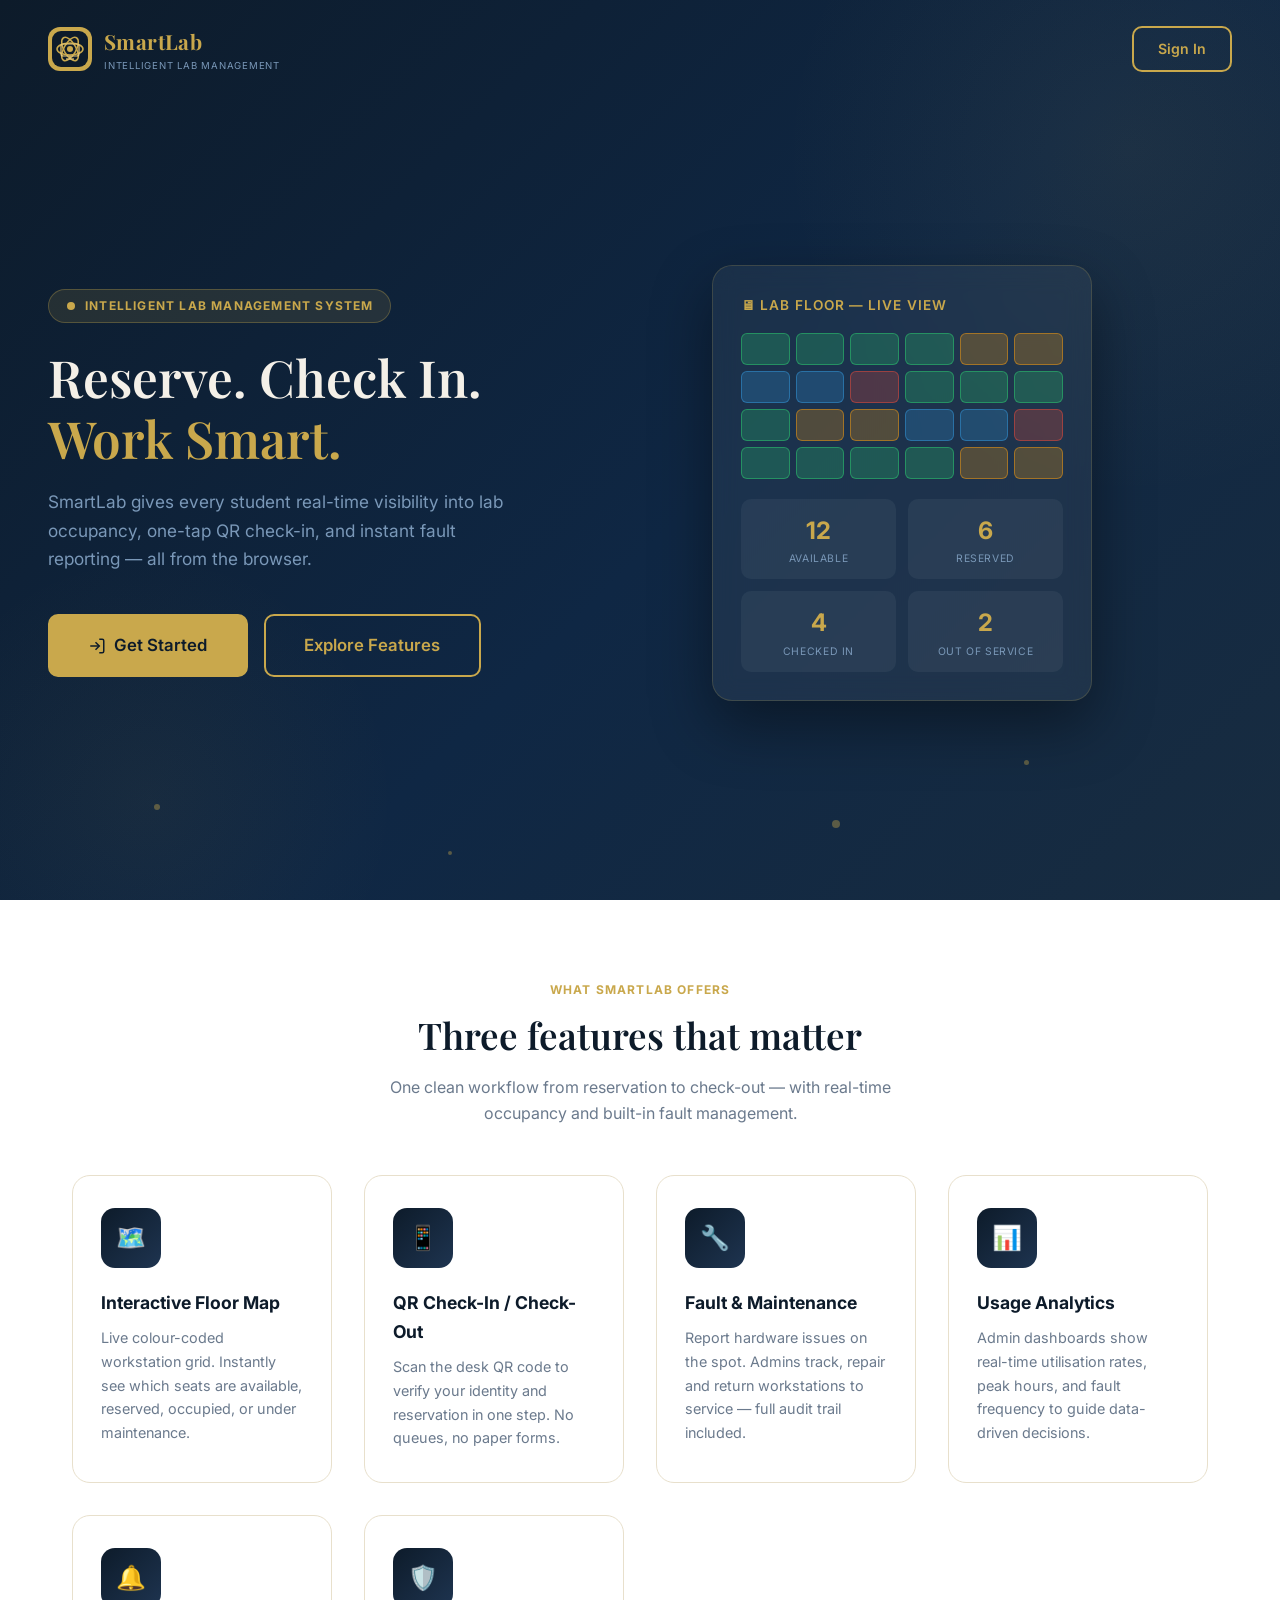
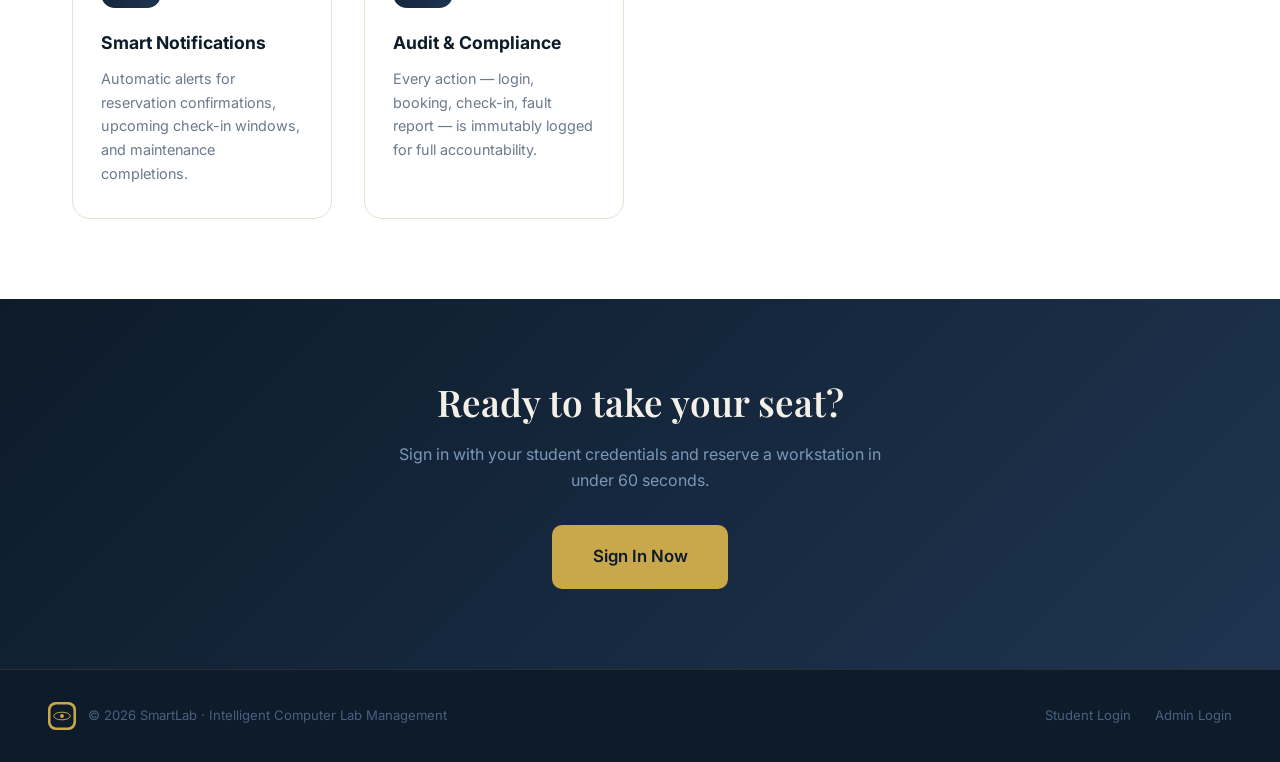
<file: index.html>
<!DOCTYPE html>
<html lang="en">
<head>
  <meta charset="UTF-8"/>
  <meta name="viewport" content="width=device-width, initial-scale=1.0"/>
  <title>SmartLab – Intelligent Computer Lab Management</title>
  <link rel="stylesheet" href="css/global.css"/>
  <style>
    /* ---- Landing / Hero ---- */
    .hero {
      min-height: 100vh;
      background: linear-gradient(135deg, var(--navy) 0%, #0F2744 55%, #182C40 100%);
      position: relative; overflow: hidden;
      display: flex; flex-direction: column;
    }
    .hero::before {
      content: '';
      position: absolute;
      width: 700px; height: 700px;
      background: radial-gradient(circle, rgba(201,168,76,0.07) 0%, transparent 70%);
      top: -200px; right: -200px; border-radius: 50%;
    }
    .hero::after {
      content: '';
      position: absolute;
      width: 500px; height: 500px;
      background: radial-gradient(circle, rgba(201,168,76,0.05) 0%, transparent 70%);
      bottom: -150px; left: -100px; border-radius: 50%;
    }
    .hero-nav {
      display: flex; align-items: center; justify-content: space-between;
      padding: 1.5rem 3rem; position: relative; z-index: 10;
    }
    .hero-body {
      flex: 1; display: flex; align-items: center;
      padding: 2rem 3rem 4rem; gap: 4rem; position: relative; z-index: 10;
    }
    .hero-text { flex: 1; max-width: 580px; }
    .hero-eyebrow {
      display: inline-flex; align-items: center; gap: 0.5rem;
      background: rgba(201,168,76,0.12); border: 1px solid rgba(201,168,76,0.3);
      border-radius: 50px; padding: 0.4rem 1rem;
      font-size: 0.75rem; font-weight: 700; color: var(--gold);
      letter-spacing: 0.1em; text-transform: uppercase; margin-bottom: 1.5rem;
    }
    .hero-title { color: var(--pearl); margin-bottom: 1.25rem; }
    .hero-title span { color: var(--gold); }
    .hero-desc { color: var(--slate-light); font-size: 1.08rem; margin-bottom: 2.5rem; max-width: 480px; }
    .hero-actions { display: flex; gap: 1rem; flex-wrap: wrap; }
    .hero-visual {
      flex: 0 0 420px; position: relative;
      display: flex; align-items: center; justify-content: center;
    }
    .lab-card-preview {
      background: rgba(255,255,255,0.05);
      backdrop-filter: blur(12px);
      border: 1px solid rgba(201,168,76,0.2);
      border-radius: 20px; padding: 1.75rem;
      width: 380px; box-shadow: 0 24px 60px rgba(0,0,0,0.4);
    }
    .lab-card-preview h4 { color: var(--gold); font-size: 0.85rem; letter-spacing: 0.08em; text-transform: uppercase; margin-bottom: 1rem; }
    .mini-grid {
      display: grid; grid-template-columns: repeat(6, 1fr); gap: 6px; margin-bottom: 1.25rem;
    }
    .mini-cell {
      height: 32px; border-radius: 6px; display: flex; align-items: center; justify-content: center;
      font-size: 0.6rem; font-weight: 700; cursor: default;
    }
    .mini-available { background: rgba(46,204,113,0.25); border: 1px solid rgba(46,204,113,0.5); color: #2ECC71; }
    .mini-reserved  { background: rgba(243,156,18,0.25); border: 1px solid rgba(243,156,18,0.5); color: #F39C12; }
    .mini-checkedin { background: rgba(52,152,219,0.25); border: 1px solid rgba(52,152,219,0.5); color: #3498DB; }
    .mini-outofsvc  { background: rgba(231,76,60,0.25);  border: 1px solid rgba(231,76,60,0.5);  color: #E74C3C; }
    .preview-stats { display: grid; grid-template-columns: 1fr 1fr; gap: 0.75rem; }
    .preview-stat {
      background: rgba(255,255,255,0.05); border-radius: 10px; padding: 0.75rem;
      text-align: center;
    }
    .preview-stat-val { font-size: 1.5rem; font-weight: 700; color: var(--gold); }
    .preview-stat-lbl { font-size: 0.65rem; color: var(--slate-light); text-transform: uppercase; letter-spacing: 0.06em; }
    .features-band {
      background: var(--white); padding: 5rem 3rem;
    }
    .features-grid { display: grid; grid-template-columns: repeat(auto-fit, minmax(260px, 1fr)); gap: 2rem; margin-top: 3rem; }
    .feature-card {
      padding: 2rem 1.75rem; border-radius: var(--radius-lg);
      border: 1px solid #E8E0CC;
      transition: all var(--transition);
    }
    .feature-card:hover { border-color: var(--gold); box-shadow: var(--shadow-md); transform: translateY(-4px); }
    .feature-icon {
      width: 60px; height: 60px; border-radius: 14px;
      background: linear-gradient(135deg, var(--navy), var(--navy-light));
      display: flex; align-items: center; justify-content: center;
      margin-bottom: 1.25rem; font-size: 1.5rem;
    }
    .feature-card h3 { font-family: 'Inter', sans-serif; font-size: 1.1rem; font-weight: 700; color: var(--navy); margin-bottom: 0.6rem; }
    .feature-card p  { font-size: 0.9rem; color: var(--text-muted); }
    .cta-band {
      background: linear-gradient(135deg, var(--navy), var(--navy-light));
      padding: 5rem 3rem; text-align: center;
    }
    .cta-band h2 { color: var(--pearl); margin-bottom: 1rem; }
    .cta-band p  { color: var(--slate-light); max-width: 500px; margin: 0 auto 2rem; }
    .footer {
      background: var(--navy); border-top: 1px solid rgba(201,168,76,0.15);
      padding: 2rem 3rem; display: flex; align-items: center; justify-content: space-between;
      flex-wrap: wrap; gap: 1rem;
    }
    .footer p { color: var(--slate); font-size: 0.82rem; }
    .footer-links { display: flex; gap: 1.5rem; }
    .footer-links a { color: var(--slate); font-size: 0.82rem; }
    .footer-links a:hover { color: var(--gold); }
    /* Floating particles */
    .particle { position: absolute; border-radius: 50%; pointer-events: none; animation: floatUp linear infinite; opacity: 0.4; }
    @keyframes floatUp { 0%{transform:translateY(0) rotate(0); opacity:0.4;} 100%{transform:translateY(-120vh) rotate(360deg); opacity:0;} }
  </style>
</head>
<body>

<!-- ============================== HERO ============================== -->
<div class="hero">
  <!-- Floating particles -->
  <div class="particle" style="width:6px;height:6px;background:var(--gold);left:12%;bottom:10%;animation-duration:14s;"></div>
  <div class="particle" style="width:4px;height:4px;background:var(--gold);left:35%;bottom:5%;animation-duration:18s;animation-delay:2s;"></div>
  <div class="particle" style="width:8px;height:8px;background:var(--gold);left:65%;bottom:8%;animation-duration:12s;animation-delay:4s;"></div>
  <div class="particle" style="width:5px;height:5px;background:var(--gold);left:80%;bottom:15%;animation-duration:16s;animation-delay:1s;"></div>

  <!-- Nav -->
  <nav class="hero-nav">
    <div style="display:flex;align-items:center;gap:0.75rem;">
      <!-- SmartLab Logo SVG -->
      <svg width="44" height="44" viewBox="0 0 44 44" fill="none" xmlns="http://www.w3.org/2000/svg">
        <rect width="44" height="44" rx="12" fill="#C9A84C"/>
        <rect x="4" y="4" width="36" height="36" rx="9" fill="#0D1B2A"/>
        <!-- Atom ring -->
        <ellipse cx="22" cy="22" rx="13" ry="6" stroke="#C9A84C" stroke-width="1.5" fill="none"/>
        <ellipse cx="22" cy="22" rx="13" ry="6" stroke="#C9A84C" stroke-width="1.5" fill="none" transform="rotate(60 22 22)"/>
        <ellipse cx="22" cy="22" rx="13" ry="6" stroke="#C9A84C" stroke-width="1.5" fill="none" transform="rotate(120 22 22)"/>
        <!-- Center dot -->
        <circle cx="22" cy="22" r="3" fill="#C9A84C"/>
        <!-- Monitor -->
        <rect x="13" y="17" width="18" height="12" rx="2" fill="none" stroke="#E8C97A" stroke-width="1.2"/>
        <line x1="22" y1="29" x2="22" y2="32" stroke="#E8C97A" stroke-width="1.2"/>
        <line x1="18" y1="32" x2="26" y2="32" stroke="#E8C97A" stroke-width="1.2"/>
      </svg>
      <div>
        <div style="font-family:'Playfair Display',serif;font-size:1.3rem;font-weight:700;color:var(--gold);letter-spacing:0.02em;">SmartLab</div>
        <div style="font-size:0.6rem;color:var(--slate-light);text-transform:uppercase;letter-spacing:0.08em;">Intelligent Lab Management</div>
      </div>
    </div>
    <div style="display:flex;gap:0.75rem;">
      <a href="pages/login.html" class="btn btn-outline" style="padding:0.6rem 1.5rem;font-size:0.88rem;">Sign In</a>
    </div>
  </nav>

  <!-- Body -->
  <div class="hero-body">
    <div class="hero-text">
      <div class="hero-eyebrow">
        <svg width="12" height="12" viewBox="0 0 12 12" fill="none"><circle cx="6" cy="6" r="4" fill="currentColor"/></svg>
        Intelligent Lab Management System
      </div>
      <h1 class="hero-title">Reserve. Check In.<br/><span>Work Smart.</span></h1>
      <p class="hero-desc">SmartLab gives every student real-time visibility into lab occupancy, one-tap QR check-in, and instant fault reporting — all from the browser.</p>
      <div class="hero-actions">
        <a href="pages/login.html" class="btn btn-primary btn-lg">
          <svg width="18" height="18" viewBox="0 0 24 24" fill="none" stroke="currentColor" stroke-width="2"><path d="M15 3h4a2 2 0 0 1 2 2v14a2 2 0 0 1-2 2h-4"/><polyline points="10,17 15,12 10,7"/><line x1="15" y1="12" x2="3" y2="12"/></svg>
          Get Started
        </a>
        <a href="#features" class="btn btn-outline btn-lg">Explore Features</a>
      </div>
    </div>
    <div class="hero-visual">
      <div class="lab-card-preview">
        <h4>🖥 Lab Floor — Live View</h4>
        <div class="mini-grid" id="heroGrid"></div>
        <div class="preview-stats">
          <div class="preview-stat"><div class="preview-stat-val" id="heroAvail">—</div><div class="preview-stat-lbl">Available</div></div>
          <div class="preview-stat"><div class="preview-stat-val" id="heroReserved">—</div><div class="preview-stat-lbl">Reserved</div></div>
          <div class="preview-stat"><div class="preview-stat-val" id="heroChecked">—</div><div class="preview-stat-lbl">Checked In</div></div>
          <div class="preview-stat"><div class="preview-stat-val" id="heroOOS">—</div><div class="preview-stat-lbl">Out of Service</div></div>
        </div>
      </div>
    </div>
  </div>
</div>

<!-- ============================== FEATURES ============================== -->
<section id="features" class="features-band">
  <div class="container">
    <div style="text-align:center;">
      <div style="font-size:0.75rem;font-weight:700;letter-spacing:0.1em;text-transform:uppercase;color:var(--gold);margin-bottom:0.75rem;">What SmartLab Offers</div>
      <h2 style="color:var(--navy);">Three features that matter</h2>
      <p style="max-width:540px;margin:1rem auto 0;color:var(--text-muted);">One clean workflow from reservation to check-out — with real-time occupancy and built-in fault management.</p>
    </div>
    <div class="features-grid">
      <div class="feature-card">
        <div class="feature-icon">🗺️</div>
        <h3>Interactive Floor Map</h3>
        <p>Live colour-coded workstation grid. Instantly see which seats are available, reserved, occupied, or under maintenance.</p>
      </div>
      <div class="feature-card">
        <div class="feature-icon">📱</div>
        <h3>QR Check-In / Check-Out</h3>
        <p>Scan the desk QR code to verify your identity and reservation in one step. No queues, no paper forms.</p>
      </div>
      <div class="feature-card">
        <div class="feature-icon">🔧</div>
        <h3>Fault & Maintenance</h3>
        <p>Report hardware issues on the spot. Admins track, repair and return workstations to service — full audit trail included.</p>
      </div>
      <div class="feature-card">
        <div class="feature-icon">📊</div>
        <h3>Usage Analytics</h3>
        <p>Admin dashboards show real-time utilisation rates, peak hours, and fault frequency to guide data-driven decisions.</p>
      </div>
      <div class="feature-card">
        <div class="feature-icon">🔔</div>
        <h3>Smart Notifications</h3>
        <p>Automatic alerts for reservation confirmations, upcoming check-in windows, and maintenance completions.</p>
      </div>
      <div class="feature-card">
        <div class="feature-icon">🛡️</div>
        <h3>Audit & Compliance</h3>
        <p>Every action — login, booking, check-in, fault report — is immutably logged for full accountability.</p>
      </div>
    </div>
  </div>
</section>

<!-- ============================== CTA ============================== -->
<section class="cta-band">
  <h2>Ready to take your seat?</h2>
  <p>Sign in with your student credentials and reserve a workstation in under 60 seconds.</p>
  <a href="pages/login.html" class="btn btn-primary btn-lg">Sign In Now</a>
</section>

<!-- ============================== FOOTER ============================== -->
<footer class="footer">
  <div style="display:flex;align-items:center;gap:0.75rem;">
    <svg width="28" height="28" viewBox="0 0 44 44" fill="none"><rect width="44" height="44" rx="12" fill="#C9A84C"/><rect x="4" y="4" width="36" height="36" rx="9" fill="#0D1B2A"/><circle cx="22" cy="22" r="3" fill="#C9A84C"/><ellipse cx="22" cy="22" rx="13" ry="6" stroke="#C9A84C" stroke-width="1.5" fill="none"/></svg>
    <p>&copy; 2026 SmartLab · Intelligent Computer Lab Management</p>
  </div>
  <div class="footer-links">
    <a href="pages/login.html">Student Login</a>
    <a href="pages/login.html?role=admin">Admin Login</a>
  </div>
</footer>

<script src="js/app.js"></script>
<script>
  // Hero mini-grid
  const statuses = ['available','available','available','available','reserved','reserved','checkedin','checkedin','outofsvc'];
  const grid = document.getElementById('heroGrid');
  const counts = {available:0,reserved:0,checkedin:0,outofsvc:0};
  for (let i=0;i<24;i++){
    const st = statuses[i%statuses.length];
    counts[st]++;
    const cl = {available:'mini-available',reserved:'mini-reserved',checkedin:'mini-checkedin',outofsvc:'mini-outofsvc'};
    const cell = document.createElement('div');
    cell.className = `mini-cell ${cl[st]}`;
    cell.title = `WS-${String(i+1).padStart(3,'0')} (${st})`;
    grid.appendChild(cell);
  }
  document.getElementById('heroAvail').textContent    = counts.available;
  document.getElementById('heroReserved').textContent = counts.reserved;
  document.getElementById('heroChecked').textContent  = counts.checkedin;
  document.getElementById('heroOOS').textContent      = counts.outofsvc;
</script>
</body>
</html>
</file>
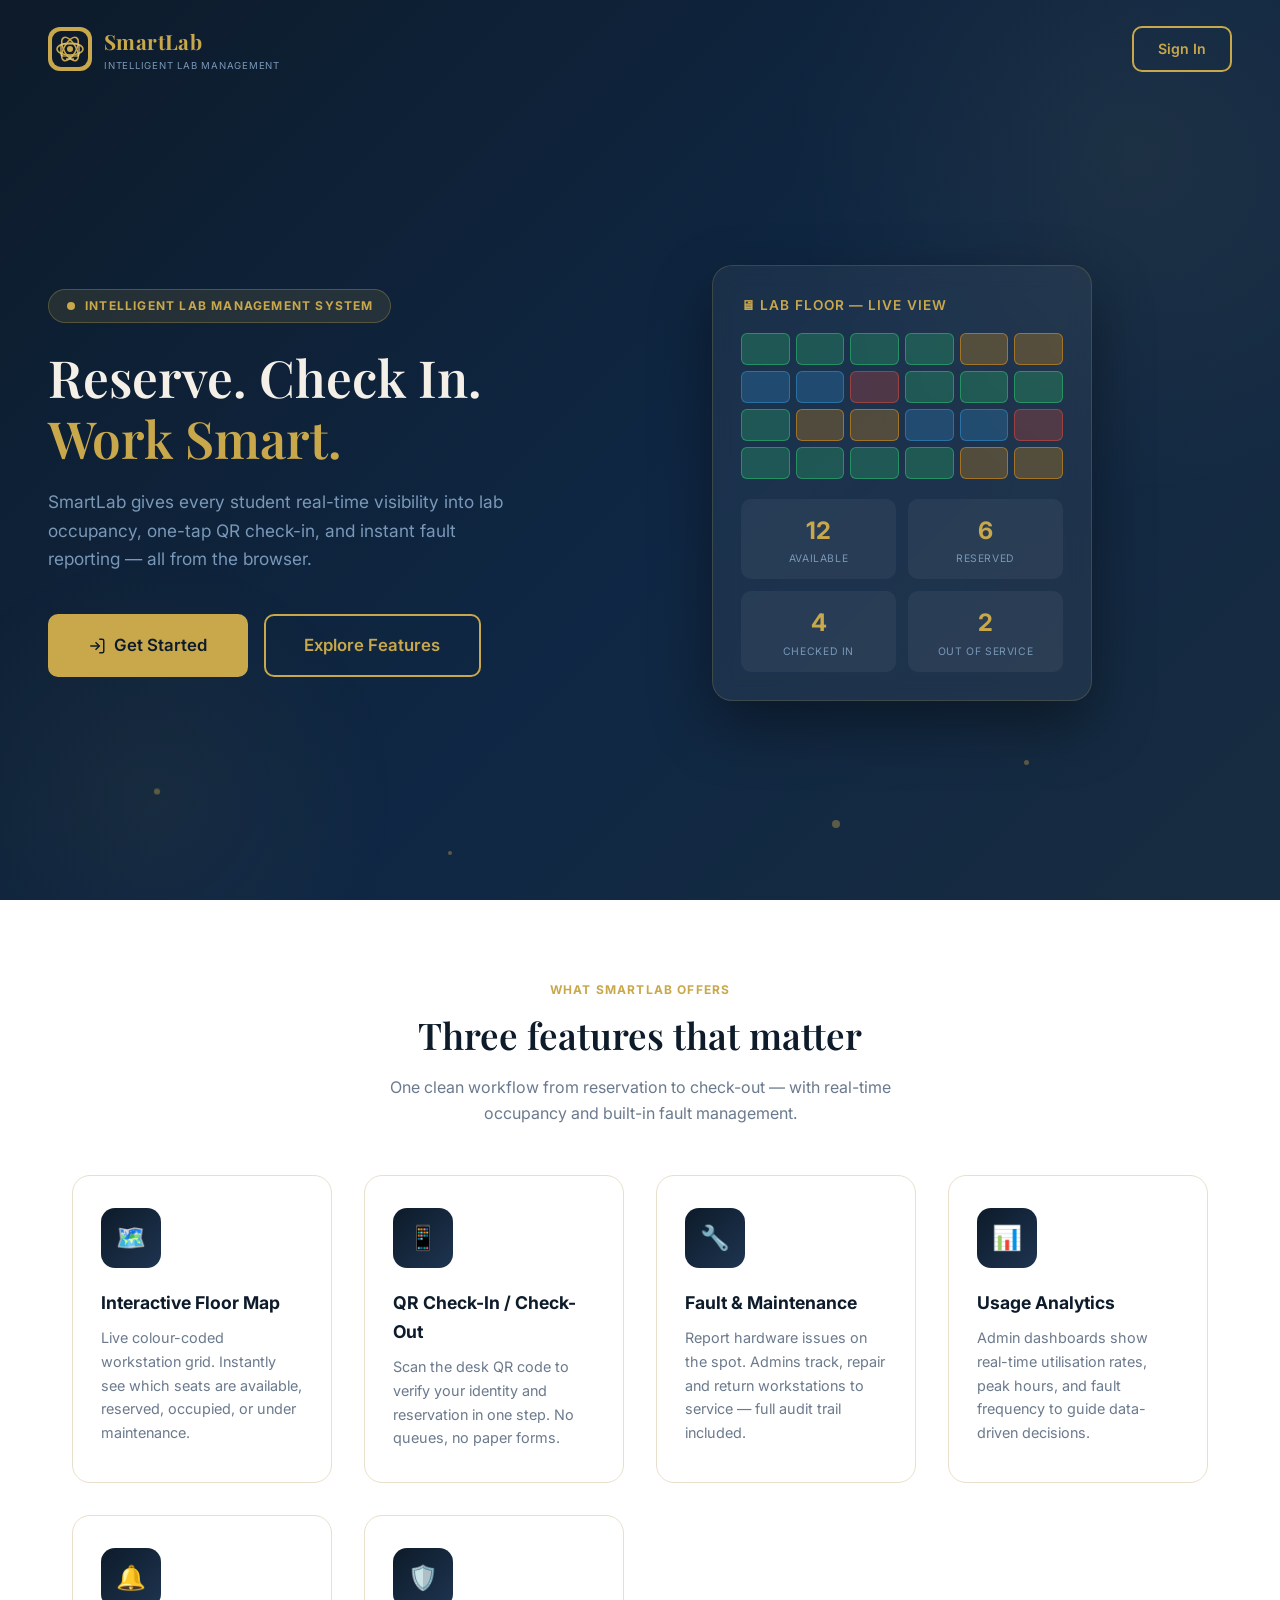
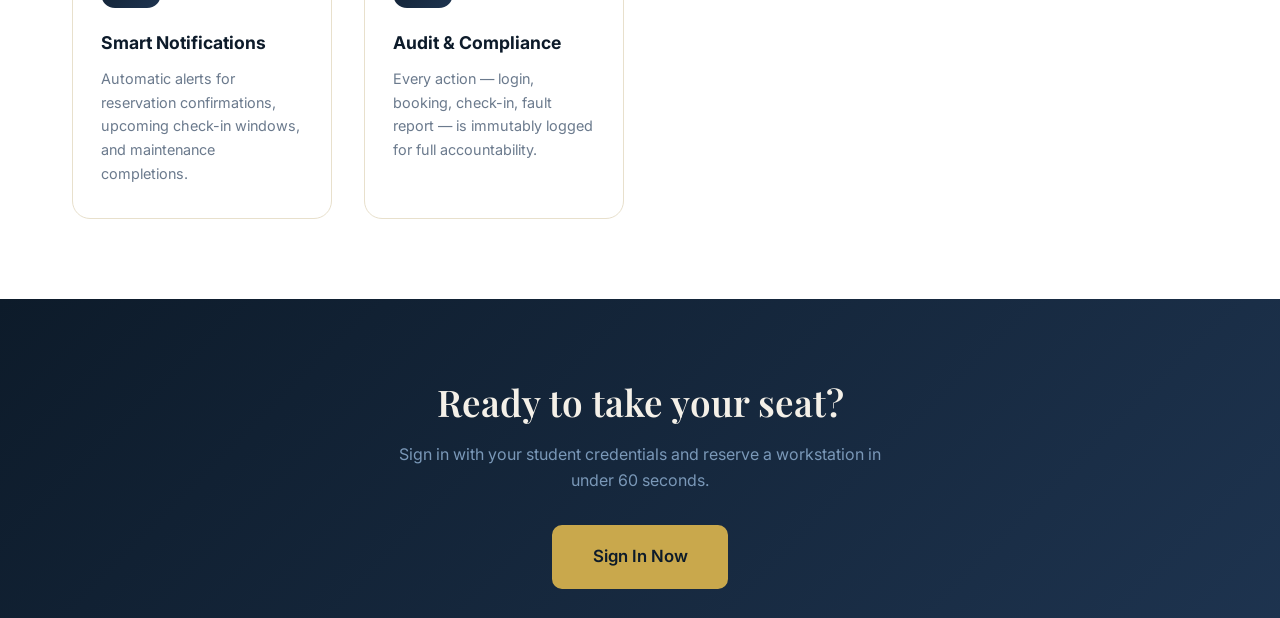
<file: pages/admin-analytics.html>
<!DOCTYPE html>
<html lang="en">
<head>
  <meta charset="UTF-8"/>
  <meta name="viewport" content="width=device-width, initial-scale=1.0"/>
  <title>Analytics – SmartLab Admin</title>
  <link rel="stylesheet" href="../css/global.css"/>
  <style>
    .analytics-grid { display:grid; grid-template-columns:repeat(auto-fit,minmax(300px,1fr)); gap:1.5rem; }
    .metric-block { text-align:center; padding:1.5rem; }
    .metric-val { font-size:3rem; font-weight:700; font-family:'Playfair Display',serif; color:var(--gold); }
    .metric-lbl { font-size:0.85rem; color:var(--text-muted); margin-top:0.25rem; }
    .donut-wrap { position:relative; width:160px; height:160px; margin:0 auto 1rem; }
    .donut-svg { transform:rotate(-90deg); }
    .donut-bg { fill:none; stroke:#E8E0CC; stroke-width:18; }
    .donut-fill { fill:none; stroke:var(--gold); stroke-width:18; stroke-linecap:round; stroke-dasharray:502; transition:stroke-dashoffset 1s ease; }
    .donut-label { position:absolute; top:50%; left:50%; transform:translate(-50%,-50%); font-size:1.4rem; font-weight:700; color:var(--navy); font-family:'Playfair Display',serif; }
    .bar-chart-v { display:flex; gap:0.75rem; align-items:flex-end; height:150px; }
    .bar-v { flex:1; border-radius:4px 4px 0 0; background:linear-gradient(to top,var(--navy),var(--navy-light)); position:relative; }
    .bar-v:hover { background:linear-gradient(to top,var(--gold),var(--gold-light)); cursor:pointer; }
    .bar-v-label { position:absolute; bottom:-22px; left:50%; transform:translateX(-50%); font-size:0.65rem; color:var(--text-muted); white-space:nowrap; }
    .bar-v-val { position:absolute; top:-22px; left:50%; transform:translateX(-50%); font-size:0.72rem; font-weight:700; color:var(--navy); }
    .insight-item { display:flex; align-items:center; gap:1rem; padding:0.9rem 0; border-bottom:1px solid #F0EBE0; }
    .insight-item:last-child { border-bottom:none; }
    .insight-rank { width:28px; height:28px; border-radius:50%; background:var(--gold-pale); display:flex; align-items:center; justify-content:center; font-size:0.78rem; font-weight:700; color:var(--warning); flex-shrink:0; }
  </style>
</head>
<body>
<header class="topbar">
  <a href="../index.html" class="topbar-brand">
    <svg width="36" height="36" viewBox="0 0 44 44" fill="none"><rect width="44" height="44" rx="12" fill="#C9A84C"/><rect x="4" y="4" width="36" height="36" rx="9" fill="#0D1B2A"/><ellipse cx="22" cy="22" rx="13" ry="6" stroke="#C9A84C" stroke-width="1.5" fill="none"/><ellipse cx="22" cy="22" rx="13" ry="6" stroke="#C9A84C" stroke-width="1.5" fill="none" transform="rotate(60 22 22)"/><ellipse cx="22" cy="22" rx="13" ry="6" stroke="#C9A84C" stroke-width="1.5" fill="none" transform="rotate(120 22 22)"/><circle cx="22" cy="22" r="3" fill="#C9A84C"/></svg>
    <div><span class="topbar-brand-name">SmartLab</span><span class="topbar-brand-sub">Administration</span></div>
  </a>
  <div class="topbar-actions">
    <span style="background:linear-gradient(135deg,var(--gold),var(--warning));color:var(--navy);padding:0.2rem 0.75rem;border-radius:50px;font-size:0.72rem;font-weight:700;">🛡️ Admin</span>
    <div class="user-chip"><div class="user-avatar" id="userAvatar">PS</div><span id="userName">Admin</span></div>
    <button class="btn btn-outline btn-sm" onclick="SmartLab.logout()">Sign Out</button>
  </div>
</header>

<div class="layout">
  <aside class="sidebar">
    <div class="sidebar-section-label">Admin Panel</div>
    <a href="admin-dashboard.html" class="sidebar-link"><svg width="18" height="18" viewBox="0 0 24 24" fill="none" stroke="currentColor" stroke-width="2"><rect x="3" y="3" width="7" height="7"/><rect x="14" y="3" width="7" height="7"/><rect x="14" y="14" width="7" height="7"/><rect x="3" y="14" width="7" height="7"/></svg>Overview</a>
    <a href="admin-workstations.html" class="sidebar-link"><svg width="18" height="18" viewBox="0 0 24 24" fill="none" stroke="currentColor" stroke-width="2"><rect x="2" y="3" width="20" height="14" rx="2"/></svg>Workstations</a>
    <a href="admin-faults.html" class="sidebar-link"><svg width="18" height="18" viewBox="0 0 24 24" fill="none" stroke="currentColor" stroke-width="2"><path d="M10.29 3.86L1.82 18a2 2 0 0 0 1.71 3h16.94a2 2 0 0 0 1.71-3L13.71 3.86a2 2 0 0 0-3.42 0z"/></svg>Fault Reports</a>
    <a href="admin-analytics.html" class="sidebar-link active"><svg width="18" height="18" viewBox="0 0 24 24" fill="none" stroke="currentColor" stroke-width="2"><line x1="18" y1="20" x2="18" y2="10"/><line x1="12" y1="20" x2="12" y2="4"/><line x1="6" y1="20" x2="6" y2="14"/></svg>Analytics</a>
    <a href="admin-audit.html" class="sidebar-link"><svg width="18" height="18" viewBox="0 0 24 24" fill="none" stroke="currentColor" stroke-width="2"><path d="M14 2H6a2 2 0 0 0-2 2v16a2 2 0 0 0 2 2h12a2 2 0 0 0 2-2V8z"/></svg>Audit Log</a>
    <div class="sidebar-section-label" style="margin-top:1rem;">Management</div>
    <a href="admin-announcements.html" class="sidebar-link"><svg width="18" height="18" viewBox="0 0 24 24" fill="none" stroke="currentColor" stroke-width="2"><path d="M18 8A6 6 0 0 0 6 8c0 7-3 9-3 9h18s-3-2-3-9"/></svg>Announcements</a>
    <a href="#" onclick="SmartLab.logout()" class="sidebar-link" style="color:#C0392B;"><svg width="18" height="18" viewBox="0 0 24 24" fill="none" stroke="currentColor" stroke-width="2"><polyline points="16,17 21,12 16,7"/></svg>Sign Out</a>
  </aside>

  <main class="main-content">
    <div class="page-header">
      <div class="breadcrumb"><a href="admin-dashboard.html">Admin</a> › Analytics</div>
      <h1>📊 Lab Analytics & Insights</h1>
      <p style="color:var(--text-muted);font-size:0.9rem;">Real-time occupancy data, utilization trends, and fault analysis to drive informed decisions.</p>
    </div>

    <!-- Key metrics -->
    <div class="card" style="margin-bottom:1.5rem;">
      <div class="card-header"><h4>📈 Key Performance Metrics</h4></div>
      <div class="card-body">
        <div style="display:grid;grid-template-columns:repeat(auto-fit,minmax(150px,1fr));gap:0;border:1px solid #E8E0CC;border-radius:var(--radius);">
          <div class="metric-block" style="border-right:1px solid #E8E0CC;">
            <div class="metric-val" id="metricUtil">—%</div>
            <div class="metric-lbl">Utilization Rate</div>
          </div>
          <div class="metric-block" style="border-right:1px solid #E8E0CC;">
            <div class="metric-val" id="metricAvail">—</div>
            <div class="metric-lbl">Available Now</div>
          </div>
          <div class="metric-block" style="border-right:1px solid #E8E0CC;">
            <div class="metric-val" id="metricFaults">—</div>
            <div class="metric-lbl">Open Faults</div>
          </div>
          <div class="metric-block" style="border-right:1px solid #E8E0CC;">
            <div class="metric-val" id="metricRes">—</div>
            <div class="metric-lbl">Total Bookings</div>
          </div>
          <div class="metric-block">
            <div class="metric-val" id="metricOOS">—</div>
            <div class="metric-lbl">Out of Service</div>
          </div>
        </div>
      </div>
    </div>

    <div class="analytics-grid">
      <!-- Utilization donut -->
      <div class="card">
        <div class="card-header"><h4>🎯 Occupancy Breakdown</h4></div>
        <div class="card-body" style="text-align:center;">
          <div class="donut-wrap">
            <svg class="donut-svg" width="160" height="160" viewBox="0 0 160 160">
              <circle class="donut-bg" cx="80" cy="80" r="60"/>
              <circle class="donut-fill" id="donutFill" cx="80" cy="80" r="60" stroke-dashoffset="502"/>
            </svg>
            <div class="donut-label" id="donutLabel">—%</div>
          </div>
          <div id="donutLegend" style="display:flex;justify-content:center;gap:1.5rem;flex-wrap:wrap;margin-top:0.5rem;"></div>
        </div>
      </div>

      <!-- Peak hours bar chart -->
      <div class="card">
        <div class="card-header"><h4>⏰ Peak Usage Hours</h4></div>
        <div class="card-body">
          <div class="bar-chart-v" id="peakChart" style="padding-bottom:28px;"></div>
        </div>
      </div>

      <!-- Fault analysis -->
      <div class="card">
        <div class="card-header"><h4>🔧 Fault Analysis</h4></div>
        <div class="card-body">
          <div style="display:grid;grid-template-columns:1fr 1fr 1fr;gap:1rem;text-align:center;margin-bottom:1.25rem;">
            <div><div style="font-size:1.6rem;font-weight:700;color:#E74C3C;" id="fHigh">0</div><div style="font-size:0.78rem;color:var(--text-muted);">High</div></div>
            <div><div style="font-size:1.6rem;font-weight:700;color:#F39C12;" id="fMed">0</div><div style="font-size:0.78rem;color:var(--text-muted);">Medium</div></div>
            <div><div style="font-size:1.6rem;font-weight:700;color:#27AE60;" id="fLow">0</div><div style="font-size:0.78rem;color:var(--text-muted);">Low</div></div>
          </div>
          <h4 style="font-size:0.82rem;text-transform:uppercase;letter-spacing:0.06em;color:var(--text-muted);margin-bottom:0.75rem;">Most Problematic Workstations</h4>
          <div id="topFaultWs"></div>
        </div>
      </div>

      <!-- Reservation patterns -->
      <div class="card">
        <div class="card-header"><h4>📅 Reservation Patterns</h4></div>
        <div class="card-body">
          <h4 style="font-size:0.82rem;text-transform:uppercase;letter-spacing:0.06em;color:var(--text-muted);margin-bottom:0.75rem;">Most Booked Slots</h4>
          <div id="slotAnalysis"></div>
          <div style="margin-top:1.25rem;">
            <h4 style="font-size:0.82rem;text-transform:uppercase;letter-spacing:0.06em;color:var(--text-muted);margin-bottom:0.75rem;">Reservation Status Breakdown</h4>
            <div id="resBreakdown"></div>
          </div>
        </div>
      </div>
    </div>
  </main>
</div>

<div id="toast-container"></div>
<script src="../js/app.js"></script>
<script>
  window.onload = () => {
    const user = SmartLab.requireAuth('admin');
    if (!user) return;
    document.getElementById('userName').textContent = user.name;
    document.getElementById('userAvatar').textContent = user.name.split(' ').filter((_,i)=>i<2).map(n=>n[0]).join('');

    const a = SmartLab.getAnalytics();
    const ws = SmartLab.state.workstations;
    const faults = SmartLab.state.faultReports;
    const reservations = SmartLab.state.reservations;

    // Key metrics
    document.getElementById('metricUtil').textContent  = a.utilizationRate+'%';
    document.getElementById('metricAvail').textContent = a.available;
    document.getElementById('metricFaults').textContent= a.openFaults;
    document.getElementById('metricRes').textContent   = a.totalReservations;
    document.getElementById('metricOOS').textContent   = a.outOfService;

    // Donut chart
    const pct = a.utilizationRate;
    const circumference = 2 * Math.PI * 60;
    const offset = circumference * (1 - pct/100);
    setTimeout(()=>{
      document.getElementById('donutFill').style.strokeDashoffset = offset;
    }, 200);
    document.getElementById('donutLabel').textContent = pct+'%';

    const donutColors = {available:'#2ECC71',reserved:'#F39C12',checkedin:'#3498DB',outofsvc:'#E74C3C'};
    const donutLabels = {available:'Available',reserved:'Reserved',checkedin:'Checked In',outofsvc:'Out of Service'};
    const counts = {};
    ws.forEach(w=>{ counts[w.status]=(counts[w.status]||0)+1; });
    document.getElementById('donutLegend').innerHTML = Object.entries(counts).map(([k,v])=>`
      <span style="display:flex;align-items:center;gap:0.4rem;font-size:0.78rem;color:var(--text-mid);">
        <span style="width:10px;height:10px;border-radius:50%;background:${donutColors[k]||'#ccc'};"></span>
        ${donutLabels[k]||k}: ${v}
      </span>`).join('');

    // Peak hours chart
    const slots = ['8–10','10–12','12–14','14–16','16–18','18–20'];
    const peakData = [3,8,5,10,7,4];
    const maxP = Math.max(...peakData);
    const chart = document.getElementById('peakChart');
    slots.forEach((s,i)=>{
      const h = Math.round((peakData[i]/maxP)*100);
      chart.innerHTML += `<div class="bar-v" style="height:${h}%;" title="${s}: ${peakData[i]} check-ins">
        <div class="bar-v-val">${peakData[i]}</div>
        <div class="bar-v-label">${s}</div>
      </div>`;
    });

    // Fault analysis
    document.getElementById('fHigh').textContent = faults.filter(f=>f.severity==='high').length;
    document.getElementById('fMed').textContent  = faults.filter(f=>f.severity==='medium').length;
    document.getElementById('fLow').textContent  = faults.filter(f=>f.severity==='low').length;

    const faultByWs = {};
    faults.forEach(f=>{ faultByWs[f.wsId]=(faultByWs[f.wsId]||0)+1; });
    const topWs = Object.entries(faultByWs).sort((a,b)=>b[1]-a[1]).slice(0,4);
    document.getElementById('topFaultWs').innerHTML = topWs.map(([id,cnt],i)=>`
      <div class="insight-item">
        <div class="insight-rank">${i+1}</div>
        <div style="flex:1;font-size:0.88rem;color:var(--text-mid);">${id}</div>
        <div style="font-weight:700;color:var(--navy);">${cnt} fault${cnt>1?'s':''}</div>
      </div>`).join('') || '<p style="color:var(--text-muted);font-size:0.9rem;">No fault data.</p>';

    // Slot analysis
    const slotCount = {};
    reservations.forEach(r=>{ if(r.slot) slotCount[r.slot]=(slotCount[r.slot]||0)+1; });
    const topSlots = Object.entries(slotCount).sort((a,b)=>b[1]-a[1]).slice(0,4);
    const maxSlot = topSlots[0]?.[1]||1;
    document.getElementById('slotAnalysis').innerHTML = topSlots.map(([slot,cnt])=>`
      <div style="margin-bottom:0.75rem;">
        <div style="display:flex;justify-content:space-between;font-size:0.85rem;margin-bottom:0.3rem;">
          <span style="color:var(--text-mid);">${slot}</span><span style="font-weight:700;">${cnt}</span>
        </div>
        <div style="background:#E8E0CC;border-radius:50px;height:7px;overflow:hidden;">
          <div style="width:${Math.round(cnt/maxSlot*100)}%;height:100%;background:var(--gold);border-radius:50px;"></div>
        </div>
      </div>`).join('') || '<p style="color:var(--text-muted);font-size:0.85rem;">No reservation data.</p>';

    // Reservation status breakdown
    const resStatus = {};
    reservations.forEach(r=>{ resStatus[r.status]=(resStatus[r.status]||0)+1; });
    document.getElementById('resBreakdown').innerHTML = Object.entries(resStatus).map(([s,c])=>
      `<div style="display:flex;justify-content:space-between;padding:0.4rem 0;font-size:0.88rem;border-bottom:1px solid #F0EBE0;">
        <span style="color:var(--text-mid);">${s}</span>${statusBadge(s)}
        <span style="font-weight:700;color:var(--navy);">${c}</span>
      </div>`).join('');
  };
</script>
</body>
</html>
</file>
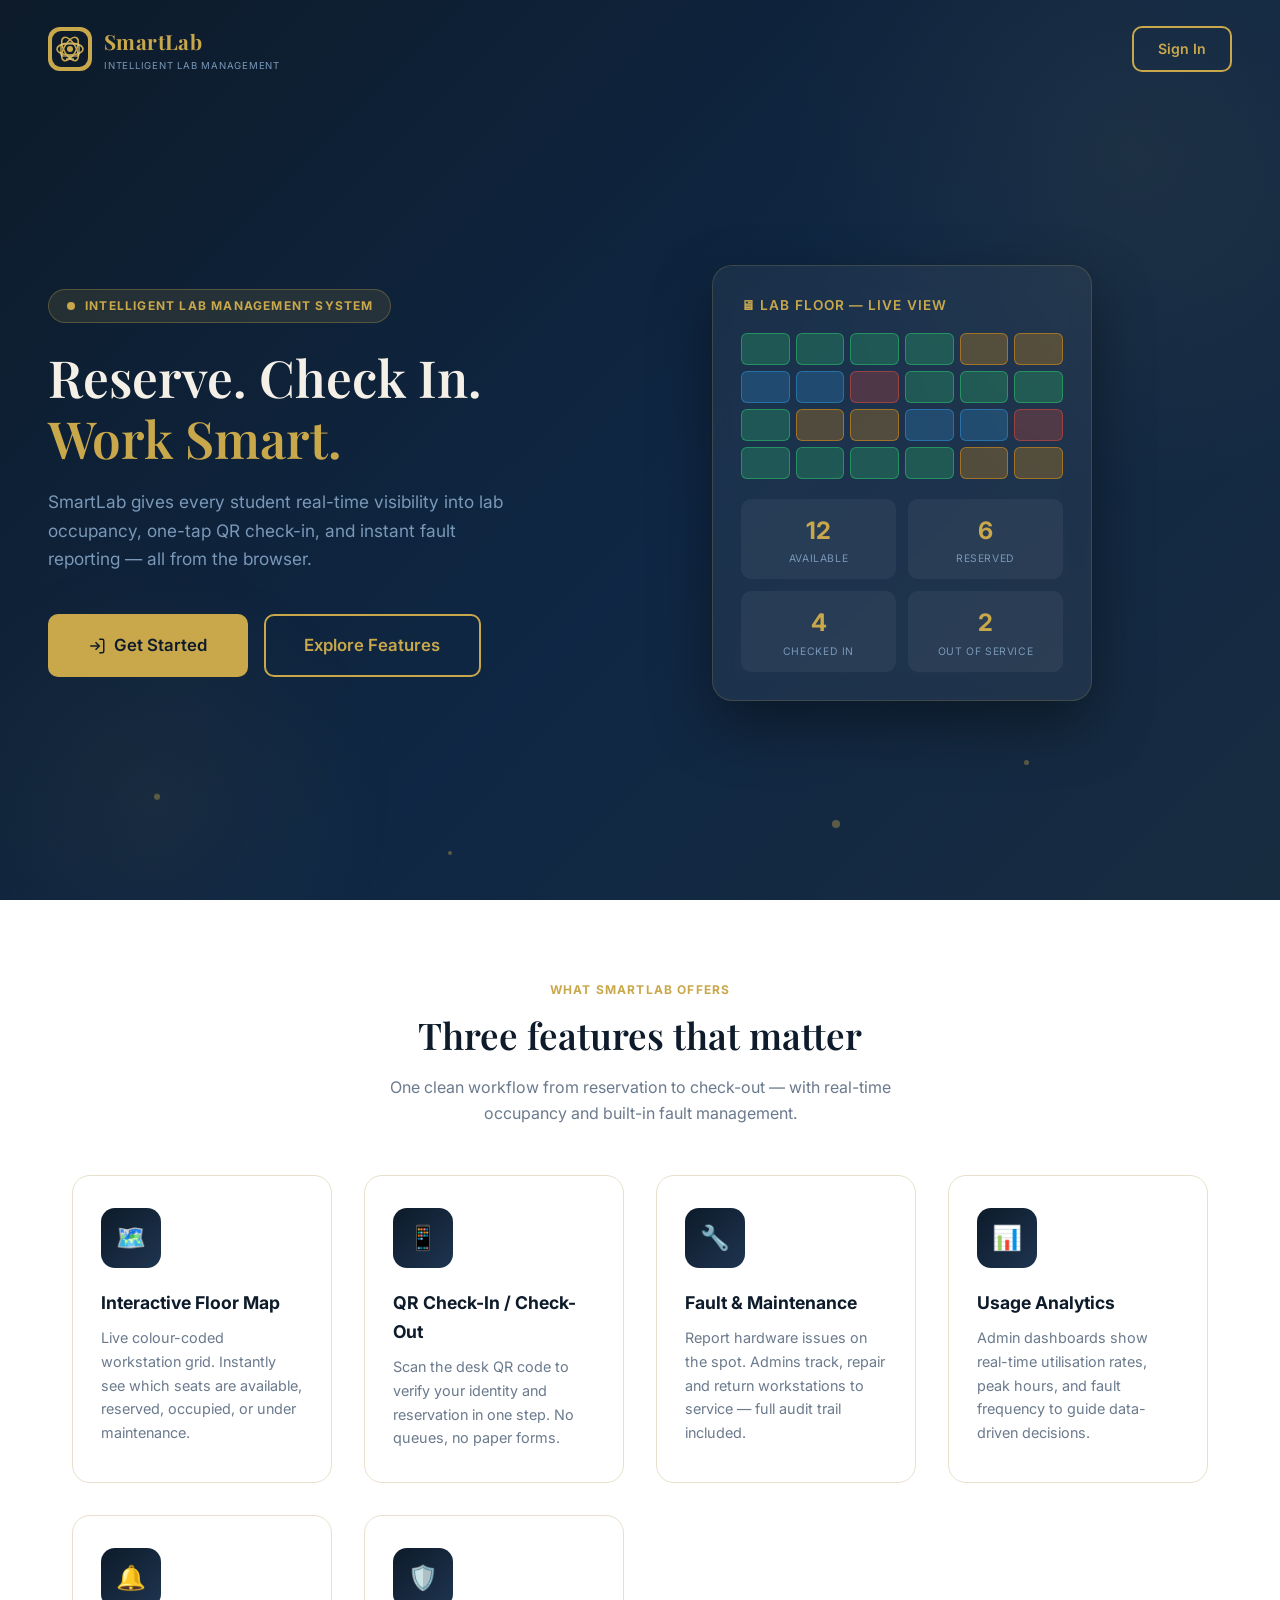
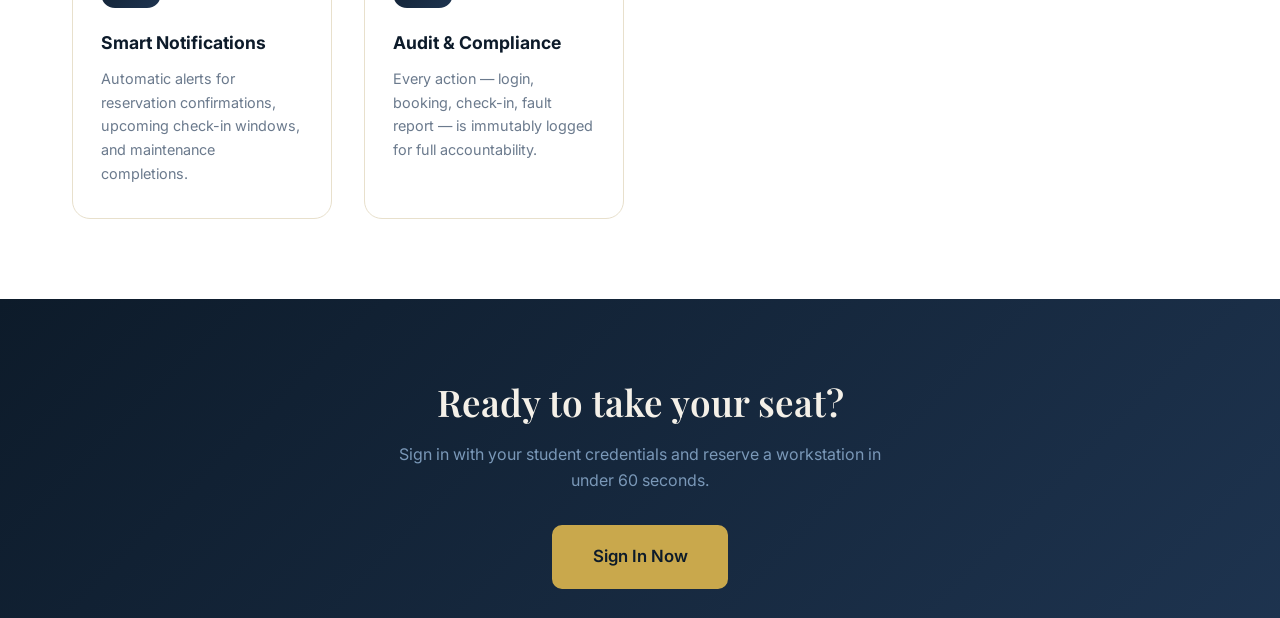
<file: pages/admin-announcements.html>
<!DOCTYPE html>
<html lang="en">
<head>
  <meta charset="UTF-8"/>
  <meta name="viewport" content="width=device-width, initial-scale=1.0"/>
  <title>Announcements – SmartLab Admin</title>
  <link rel="stylesheet" href="../css/global.css"/>
  <style>
    .announce-card {
      background:var(--white); border-radius:var(--radius-lg); padding:1.5rem 1.75rem;
      box-shadow:var(--shadow-sm); margin-bottom:1rem;
      border-top:3px solid var(--gold); transition:box-shadow var(--transition);
    }
    .announce-card:hover { box-shadow:var(--shadow-md); }
    .announce-card h3 { font-family:'Inter',sans-serif; font-size:1.05rem; font-weight:700; color:var(--navy); margin-bottom:0.5rem; }
    .announce-card p  { font-size:0.9rem; color:var(--text-mid); margin-bottom:0.75rem; }
    .announce-meta    { font-size:0.78rem; color:var(--text-muted); display:flex; gap:1rem; flex-wrap:wrap; }
    .char-count { font-size:0.78rem; color:var(--text-muted); text-align:right; margin-top:0.3rem; }
  </style>
</head>
<body>
<header class="topbar">
  <a href="../index.html" class="topbar-brand">
    <svg width="36" height="36" viewBox="0 0 44 44" fill="none"><rect width="44" height="44" rx="12" fill="#C9A84C"/><rect x="4" y="4" width="36" height="36" rx="9" fill="#0D1B2A"/><ellipse cx="22" cy="22" rx="13" ry="6" stroke="#C9A84C" stroke-width="1.5" fill="none"/><ellipse cx="22" cy="22" rx="13" ry="6" stroke="#C9A84C" stroke-width="1.5" fill="none" transform="rotate(60 22 22)"/><ellipse cx="22" cy="22" rx="13" ry="6" stroke="#C9A84C" stroke-width="1.5" fill="none" transform="rotate(120 22 22)"/><circle cx="22" cy="22" r="3" fill="#C9A84C"/></svg>
    <div><span class="topbar-brand-name">SmartLab</span><span class="topbar-brand-sub">Administration</span></div>
  </a>
  <div class="topbar-actions">
    <span style="background:linear-gradient(135deg,var(--gold),var(--warning));color:var(--navy);padding:0.2rem 0.75rem;border-radius:50px;font-size:0.72rem;font-weight:700;">🛡️ Admin</span>
    <div class="user-chip"><div class="user-avatar" id="userAvatar">PS</div><span id="userName">Admin</span></div>
    <button class="btn btn-outline btn-sm" onclick="SmartLab.logout()">Sign Out</button>
  </div>
</header>

<div class="layout">
  <aside class="sidebar">
    <div class="sidebar-section-label">Admin Panel</div>
    <a href="admin-dashboard.html" class="sidebar-link"><svg width="18" height="18" viewBox="0 0 24 24" fill="none" stroke="currentColor" stroke-width="2"><rect x="3" y="3" width="7" height="7"/><rect x="14" y="3" width="7" height="7"/><rect x="14" y="14" width="7" height="7"/><rect x="3" y="14" width="7" height="7"/></svg>Overview</a>
    <a href="admin-workstations.html" class="sidebar-link"><svg width="18" height="18" viewBox="0 0 24 24" fill="none" stroke="currentColor" stroke-width="2"><rect x="2" y="3" width="20" height="14" rx="2"/></svg>Workstations</a>
    <a href="admin-faults.html" class="sidebar-link"><svg width="18" height="18" viewBox="0 0 24 24" fill="none" stroke="currentColor" stroke-width="2"><path d="M10.29 3.86L1.82 18a2 2 0 0 0 1.71 3h16.94a2 2 0 0 0 1.71-3L13.71 3.86a2 2 0 0 0-3.42 0z"/></svg>Fault Reports</a>
    <a href="admin-analytics.html" class="sidebar-link"><svg width="18" height="18" viewBox="0 0 24 24" fill="none" stroke="currentColor" stroke-width="2"><line x1="18" y1="20" x2="18" y2="10"/><line x1="12" y1="20" x2="12" y2="4"/><line x1="6" y1="20" x2="6" y2="14"/></svg>Analytics</a>
    <a href="admin-audit.html" class="sidebar-link"><svg width="18" height="18" viewBox="0 0 24 24" fill="none" stroke="currentColor" stroke-width="2"><path d="M14 2H6a2 2 0 0 0-2 2v16a2 2 0 0 0 2 2h12a2 2 0 0 0 2-2V8z"/></svg>Audit Log</a>
    <div class="sidebar-section-label" style="margin-top:1rem;">Management</div>
    <a href="admin-announcements.html" class="sidebar-link active"><svg width="18" height="18" viewBox="0 0 24 24" fill="none" stroke="currentColor" stroke-width="2"><path d="M18 8A6 6 0 0 0 6 8c0 7-3 9-3 9h18s-3-2-3-9"/><path d="M13.73 21a2 2 0 0 1-3.46 0"/></svg>Announcements</a>
    <a href="#" onclick="SmartLab.logout()" class="sidebar-link" style="color:#C0392B;"><svg width="18" height="18" viewBox="0 0 24 24" fill="none" stroke="currentColor" stroke-width="2"><polyline points="16,17 21,12 16,7"/></svg>Sign Out</a>
  </aside>

  <main class="main-content">
    <div class="page-header">
      <div class="breadcrumb"><a href="admin-dashboard.html">Admin</a> › Announcements</div>
      <h1>📢 Lab Announcements</h1>
      <p style="color:var(--text-muted);font-size:0.9rem;">Post notices visible to all students on their dashboard.</p>
    </div>

    <div style="display:grid;grid-template-columns:1fr 1.5fr;gap:2rem;align-items:start;" class="announce-cols">
      <!-- Compose -->
      <div class="card">
        <div class="card-header"><h4>✏️ New Announcement</h4></div>
        <div class="card-body">
          <form id="announceForm" onsubmit="postAnnouncement(event)">
            <div class="form-group">
              <label class="form-label">Title</label>
              <input type="text" id="annTitle" class="form-control" placeholder="e.g. Lab hours extended this week" maxlength="80" required/>
              <div class="char-count"><span id="titleCount">0</span>/80</div>
            </div>
            <div class="form-group">
              <label class="form-label">Message</label>
              <textarea id="annBody" class="form-control" rows="5" placeholder="Write your announcement…" maxlength="500" required style="resize:vertical;"></textarea>
              <div class="char-count"><span id="bodyCount">0</span>/500</div>
            </div>
            <div class="form-group">
              <label class="form-label">Priority</label>
              <select id="annPriority" class="form-control">
                <option value="normal">📢 Normal</option>
                <option value="urgent">🚨 Urgent</option>
                <option value="info">ℹ️ Informational</option>
              </select>
            </div>
            <div id="announceAlert"></div>
            <button type="submit" class="btn btn-primary w-full" style="justify-content:center;">Post Announcement</button>
          </form>
        </div>
      </div>

      <!-- Existing -->
      <div>
        <div style="display:flex;align-items:center;justify-content:space-between;margin-bottom:1rem;">
          <h3 style="font-size:1rem;font-weight:700;color:var(--navy);">Active Announcements</h3>
          <span id="annCount" style="font-size:0.82rem;color:var(--text-muted);"></span>
        </div>
        <div id="announceList"></div>
      </div>
    </div>
  </main>
</div>

<div id="toast-container"></div>
<script src="../js/app.js"></script>
<script>
  let user = null;
  window.onload = () => {
    user = SmartLab.requireAuth('admin');
    if (!user) return;
    document.getElementById('userName').textContent = user.name;
    document.getElementById('userAvatar').textContent = user.name.split(' ').filter((_,i)=>i<2).map(n=>n[0]).join('');
    renderAnnouncements();
    if (window.innerWidth < 768) document.querySelector('.announce-cols').style.gridTemplateColumns='1fr';

    // Char counters
    document.getElementById('annTitle').addEventListener('input', function(){ document.getElementById('titleCount').textContent=this.value.length; });
    document.getElementById('annBody').addEventListener('input', function(){ document.getElementById('bodyCount').textContent=this.value.length; });
  };

  function postAnnouncement(e) {
    e.preventDefault();
    const title = document.getElementById('annTitle').value.trim();
    const body  = document.getElementById('annBody').value.trim();
    const priority = document.getElementById('annPriority').value;

    const result = SmartLab.createAnnouncement(
      `${priority==='urgent'?'🚨 ':priority==='info'?'ℹ️ ':''}${title}`, body
    );
    if (result.success) {
      document.getElementById('announceForm').reset();
      document.getElementById('titleCount').textContent='0';
      document.getElementById('bodyCount').textContent='0';
      document.getElementById('announceAlert').innerHTML='';
      showToast('Announcement posted! 📢', 'success');
      renderAnnouncements();
    }
  }

  function renderAnnouncements() {
    const anns = SmartLab.state.announcements;
    document.getElementById('annCount').textContent = `${anns.length} posted`;
    document.getElementById('announceList').innerHTML = anns.map((a,i)=>`
      <div class="announce-card">
        <h3>${a.title}</h3>
        <p>${a.body}</p>
        <div class="announce-meta">
          <span>📅 ${a.date}</span>
          <span>✍️ ${a.author}</span>
        </div>
        <div style="margin-top:0.75rem;display:flex;gap:0.5rem;">
          <button class="btn btn-danger btn-sm" onclick="deleteAnn(${i})">Delete</button>
        </div>
      </div>`).join('') || '<p style="color:var(--text-muted);">No announcements posted yet.</p>';
  }

  function deleteAnn(idx) {
    if (!confirm('Delete this announcement?')) return;
    SmartLab.state.announcements.splice(idx, 1);
    SmartLab.addAuditLog(user.id,'ANNOUNCE_DELETE','Announcement deleted');
    showToast('Announcement deleted.', 'info');
    renderAnnouncements();
  }
</script>
</body>
</html>
</file>
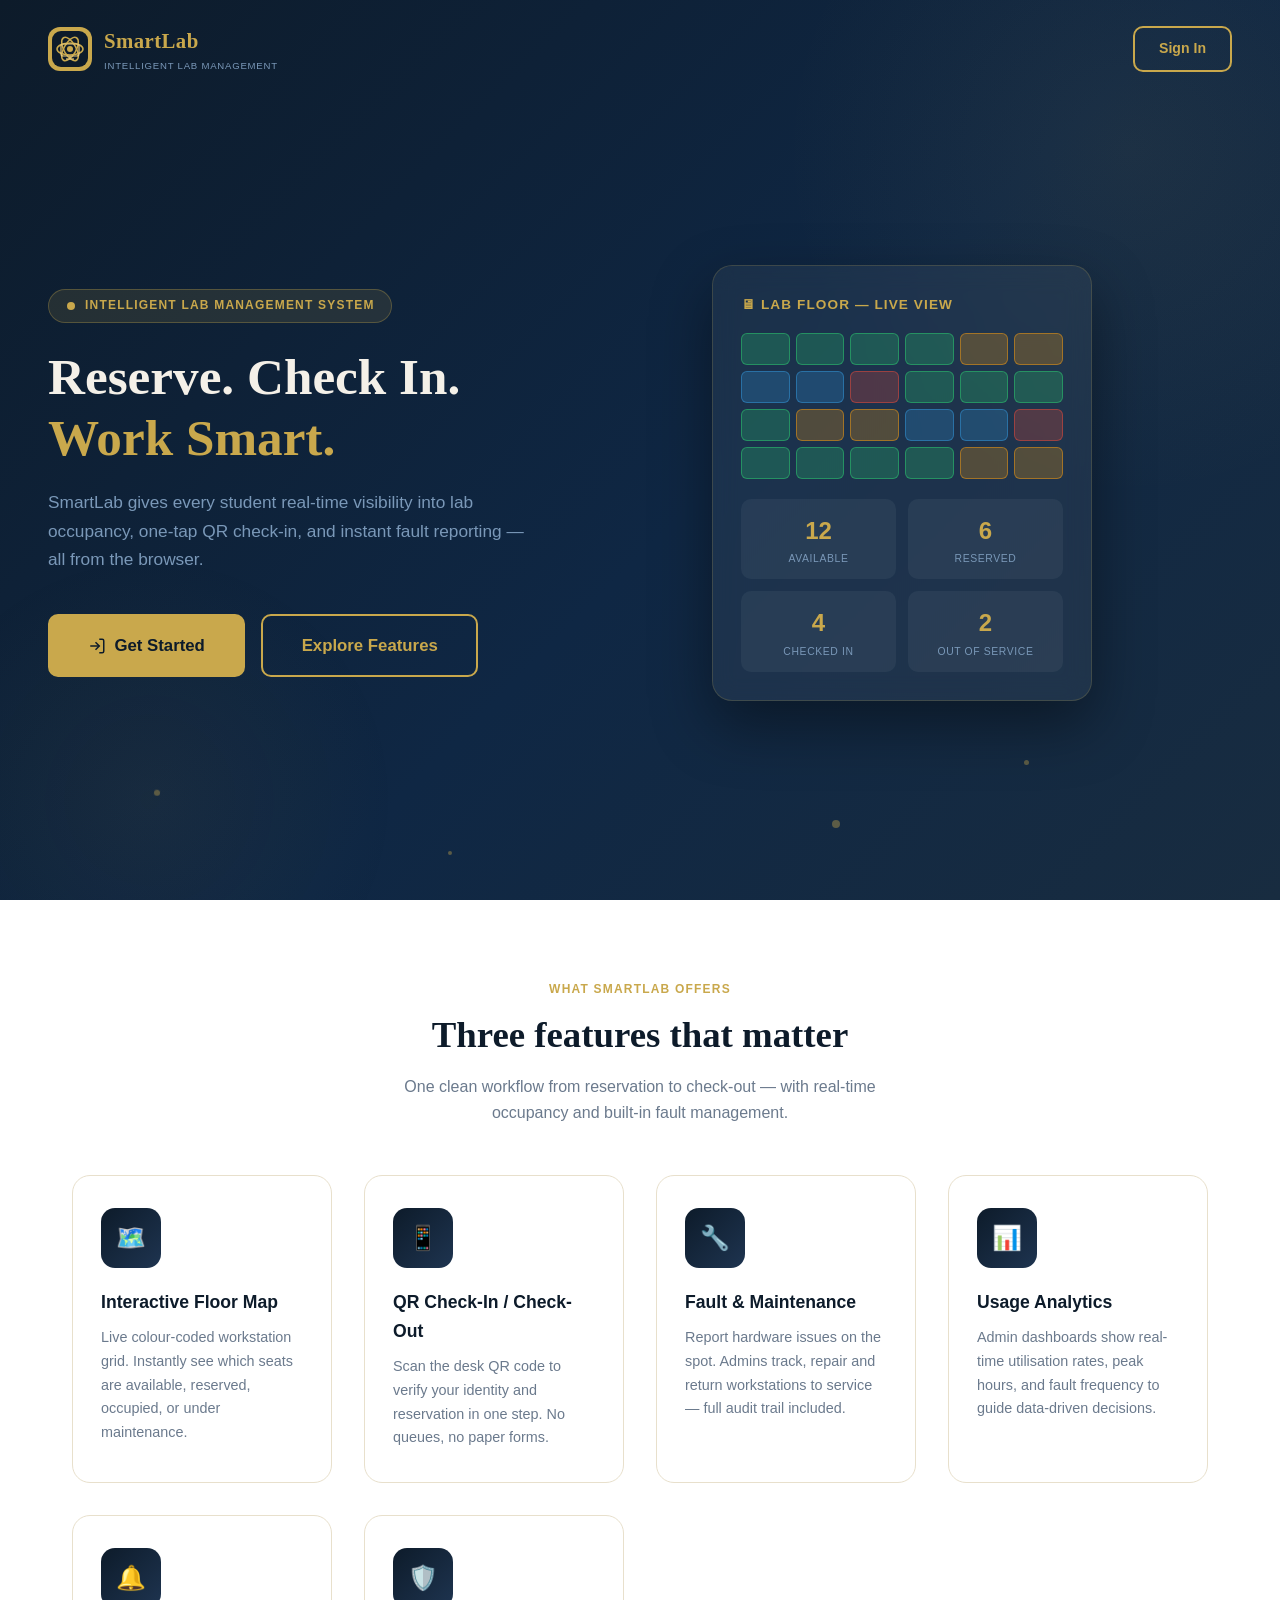
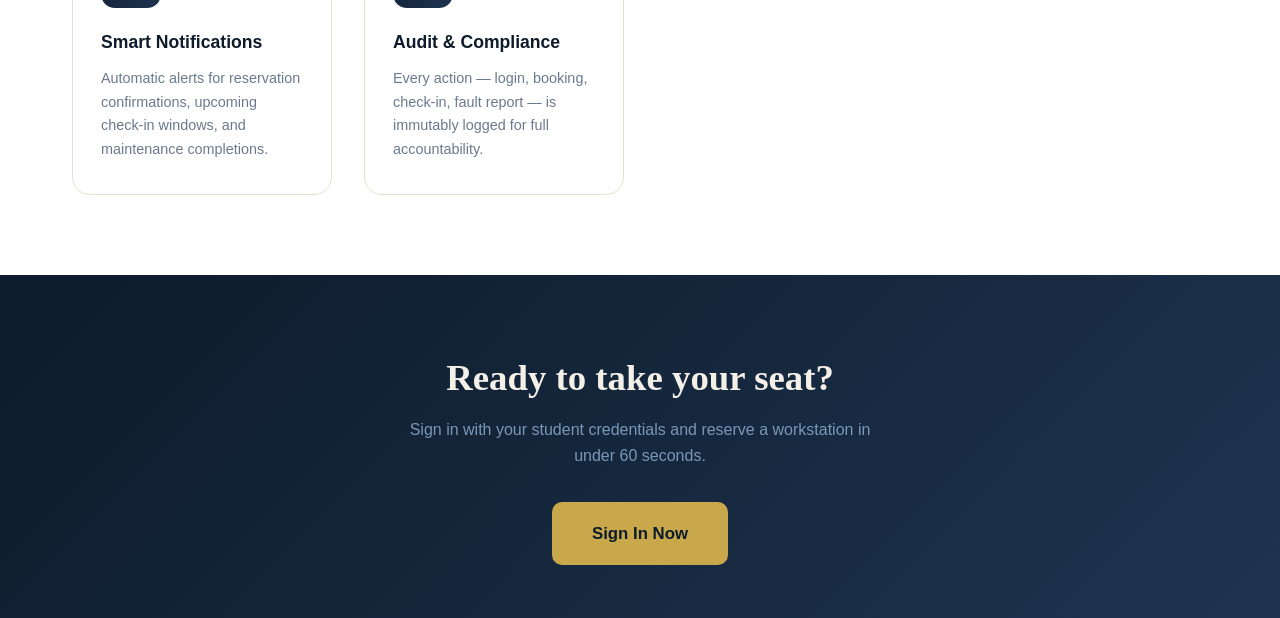
<file: pages/admin-audit.html>
<!DOCTYPE html>
<html lang="en">
<head>
  <meta charset="UTF-8"/>
  <meta name="viewport" content="width=device-width, initial-scale=1.0"/>
  <title>Audit Log – SmartLab Admin</title>
  <link rel="stylesheet" href="../css/global.css"/>
  <style>
    .audit-row { display:flex; align-items:flex-start; gap:0.75rem; padding:0.85rem 1rem; border-radius:var(--radius); margin-bottom:0.4rem; background:var(--white); border:1px solid #EDE9DF; transition:background var(--transition); }
    .audit-row:hover { background:#F9F6EE; }
    .audit-action { font-size:0.72rem; font-weight:700; letter-spacing:0.06em; text-transform:uppercase; padding:0.2rem 0.6rem; border-radius:4px; white-space:nowrap; }
    .action-login    { background:#D6EAF8; color:#154360; }
    .action-reserve  { background:#D4EDD9; color:#1A5C2E; }
    .action-cancel   { background:#F8D7DA; color:#721C24; }
    .action-checkin  { background:#D5F5E3; color:#1A5C2E; }
    .action-checkout { background:#EBF5FB; color:#154360; }
    .action-fault    { background:#FDEBC4; color:#7A5000; }
    .action-other    { background:#F4F0E8; color:var(--text-muted); }
    .audit-time { font-size:0.72rem; color:var(--text-muted); white-space:nowrap; }
    .export-btn { display:inline-flex; align-items:center; gap:0.5rem; }
  </style>
</head>
<body>
<header class="topbar">
  <a href="../index.html" class="topbar-brand">
    <svg width="36" height="36" viewBox="0 0 44 44" fill="none"><rect width="44" height="44" rx="12" fill="#C9A84C"/><rect x="4" y="4" width="36" height="36" rx="9" fill="#0D1B2A"/><ellipse cx="22" cy="22" rx="13" ry="6" stroke="#C9A84C" stroke-width="1.5" fill="none"/><ellipse cx="22" cy="22" rx="13" ry="6" stroke="#C9A84C" stroke-width="1.5" fill="none" transform="rotate(60 22 22)"/><ellipse cx="22" cy="22" rx="13" ry="6" stroke="#C9A84C" stroke-width="1.5" fill="none" transform="rotate(120 22 22)"/><circle cx="22" cy="22" r="3" fill="#C9A84C"/></svg>
    <div><span class="topbar-brand-name">SmartLab</span><span class="topbar-brand-sub">Administration</span></div>
  </a>
  <div class="topbar-actions">
    <span style="background:linear-gradient(135deg,var(--gold),var(--warning));color:var(--navy);padding:0.2rem 0.75rem;border-radius:50px;font-size:0.72rem;font-weight:700;">🛡️ Admin</span>
    <div class="user-chip"><div class="user-avatar" id="userAvatar">PS</div><span id="userName">Admin</span></div>
    <button class="btn btn-outline btn-sm" onclick="SmartLab.logout()">Sign Out</button>
  </div>
</header>

<div class="layout">
  <aside class="sidebar">
    <div class="sidebar-section-label">Admin Panel</div>
    <a href="admin-dashboard.html" class="sidebar-link"><svg width="18" height="18" viewBox="0 0 24 24" fill="none" stroke="currentColor" stroke-width="2"><rect x="3" y="3" width="7" height="7"/><rect x="14" y="3" width="7" height="7"/><rect x="14" y="14" width="7" height="7"/><rect x="3" y="14" width="7" height="7"/></svg>Overview</a>
    <a href="admin-workstations.html" class="sidebar-link"><svg width="18" height="18" viewBox="0 0 24 24" fill="none" stroke="currentColor" stroke-width="2"><rect x="2" y="3" width="20" height="14" rx="2"/></svg>Workstations</a>
    <a href="admin-faults.html" class="sidebar-link"><svg width="18" height="18" viewBox="0 0 24 24" fill="none" stroke="currentColor" stroke-width="2"><path d="M10.29 3.86L1.82 18a2 2 0 0 0 1.71 3h16.94a2 2 0 0 0 1.71-3L13.71 3.86a2 2 0 0 0-3.42 0z"/></svg>Fault Reports</a>
    <a href="admin-analytics.html" class="sidebar-link"><svg width="18" height="18" viewBox="0 0 24 24" fill="none" stroke="currentColor" stroke-width="2"><line x1="18" y1="20" x2="18" y2="10"/><line x1="12" y1="20" x2="12" y2="4"/><line x1="6" y1="20" x2="6" y2="14"/></svg>Analytics</a>
    <a href="admin-audit.html" class="sidebar-link active"><svg width="18" height="18" viewBox="0 0 24 24" fill="none" stroke="currentColor" stroke-width="2"><path d="M14 2H6a2 2 0 0 0-2 2v16a2 2 0 0 0 2 2h12a2 2 0 0 0 2-2V8z"/></svg>Audit Log</a>
    <div class="sidebar-section-label" style="margin-top:1rem;">Management</div>
    <a href="admin-announcements.html" class="sidebar-link"><svg width="18" height="18" viewBox="0 0 24 24" fill="none" stroke="currentColor" stroke-width="2"><path d="M18 8A6 6 0 0 0 6 8c0 7-3 9-3 9h18s-3-2-3-9"/></svg>Announcements</a>
    <a href="#" onclick="SmartLab.logout()" class="sidebar-link" style="color:#C0392B;"><svg width="18" height="18" viewBox="0 0 24 24" fill="none" stroke="currentColor" stroke-width="2"><polyline points="16,17 21,12 16,7"/></svg>Sign Out</a>
  </aside>

  <main class="main-content">
    <div class="page-header">
      <div class="breadcrumb"><a href="admin-dashboard.html">Admin</a> › Audit Log</div>
      <div style="display:flex;align-items:center;justify-content:space-between;flex-wrap:wrap;gap:1rem;">
        <div>
          <h1>📋 Immutable Audit Log</h1>
          <p style="color:var(--text-muted);font-size:0.9rem;">Every system action is recorded here. This log cannot be deleted.</p>
        </div>
        <button class="btn btn-outline export-btn" onclick="exportCSV()">
          📥 Export CSV
        </button>
      </div>
    </div>

    <!-- Filters -->
    <div style="display:flex;gap:0.75rem;flex-wrap:wrap;margin-bottom:1.5rem;">
      <input type="text" id="auditSearch" class="form-control" placeholder="Search action or detail…" oninput="renderAudit()" style="max-width:280px;"/>
      <select id="auditFilter" class="form-control" style="max-width:200px;" onchange="renderAudit()">
        <option value="">All Actions</option>
        <option>LOGIN</option>
        <option>LOGOUT</option>
        <option>RESERVE</option>
        <option>CANCEL</option>
        <option>CHECKIN</option>
        <option>CHECKOUT</option>
        <option>FAULT_REPORT</option>
        <option>WS_STATUS</option>
        <option>FAULT_UPDATE</option>
      </select>
      <span id="auditCount" style="align-self:center;font-size:0.85rem;color:var(--text-muted);"></span>
    </div>

    <div id="auditList"></div>

    <div style="text-align:center;padding:1.5rem 0;">
      <p style="font-size:0.82rem;color:var(--text-muted);">🔒 This log is append-only and cannot be modified or deleted.</p>
    </div>
  </main>
</div>

<div id="toast-container"></div>
<script src="../js/app.js"></script>
<script>
  window.onload = () => {
    const user = SmartLab.requireAuth('admin');
    if (!user) return;
    document.getElementById('userName').textContent = user.name;
    document.getElementById('userAvatar').textContent = user.name.split(' ').filter((_,i)=>i<2).map(n=>n[0]).join('');
    renderAudit();
  };

  function renderAudit() {
    const search = document.getElementById('auditSearch').value.toLowerCase();
    const filter = document.getElementById('auditFilter').value;
    let logs = [...SmartLab.state.auditLog].reverse();
    if (filter) logs = logs.filter(l=>l.action===filter);
    if (search) logs = logs.filter(l=>l.action.toLowerCase().includes(search)||l.detail.toLowerCase().includes(search));

    document.getElementById('auditCount').textContent = `${logs.length} records`;

    const actionClass = {
      LOGIN:'action-login', LOGOUT:'action-login',
      RESERVE:'action-reserve', CANCEL:'action-cancel',
      CHECKIN:'action-checkin', CHECKOUT:'action-checkout',
      FAULT_REPORT:'action-fault', FAULT_UPDATE:'action-fault',
      WS_STATUS:'action-other', MAINTENANCE_NOTE:'action-other'
    };
    const actionEmoji = {
      LOGIN:'🔐',LOGOUT:'🚪',RESERVE:'📅',CANCEL:'❌',CHECKIN:'✅',
      CHECKOUT:'🚪',FAULT_REPORT:'⚠️',FAULT_UPDATE:'🔧',WS_STATUS:'🖥',
      MAINTENANCE_NOTE:'📝'
    };

    document.getElementById('auditList').innerHTML = logs.length
      ? logs.map(l=>`
        <div class="audit-row">
          <div style="font-size:1.2rem;width:28px;text-align:center;flex-shrink:0;">${actionEmoji[l.action]||'📋'}</div>
          <div style="flex:1;">
            <div style="display:flex;align-items:center;gap:0.6rem;flex-wrap:wrap;">
              <span class="audit-action ${actionClass[l.action]||'action-other'}">${l.action}</span>
              <span style="font-size:0.85rem;color:var(--text-mid);">${l.detail}</span>
            </div>
            <div style="display:flex;gap:1rem;margin-top:0.25rem;">
              <span style="font-size:0.72rem;color:var(--text-muted);">User: ${l.userId||'—'}</span>
              <span class="audit-time">${formatDate(l.time)}</span>
            </div>
          </div>
        </div>`).join('')
      : '<p style="color:var(--text-muted);">No audit records match your search.</p>';
  }

  function exportCSV() {
    const logs = [...SmartLab.state.auditLog].reverse();
    const rows = [['ID','Action','Detail','UserID','Timestamp']];
    logs.forEach(l=>rows.push([l.id, l.action, l.detail, l.userId||'', l.time]));
    const csv = rows.map(r=>r.map(v=>`"${String(v).replace(/"/g,'""')}"`).join(',')).join('\n');
    const blob = new Blob([csv], {type:'text/csv'});
    const a = document.createElement('a');
    a.href = URL.createObjectURL(blob);
    a.download = `smartlab-audit-${new Date().toISOString().slice(0,10)}.csv`;
    a.click();
    showToast('Audit log exported successfully.', 'success');
  }
</script>
</body>
</html>
</file>
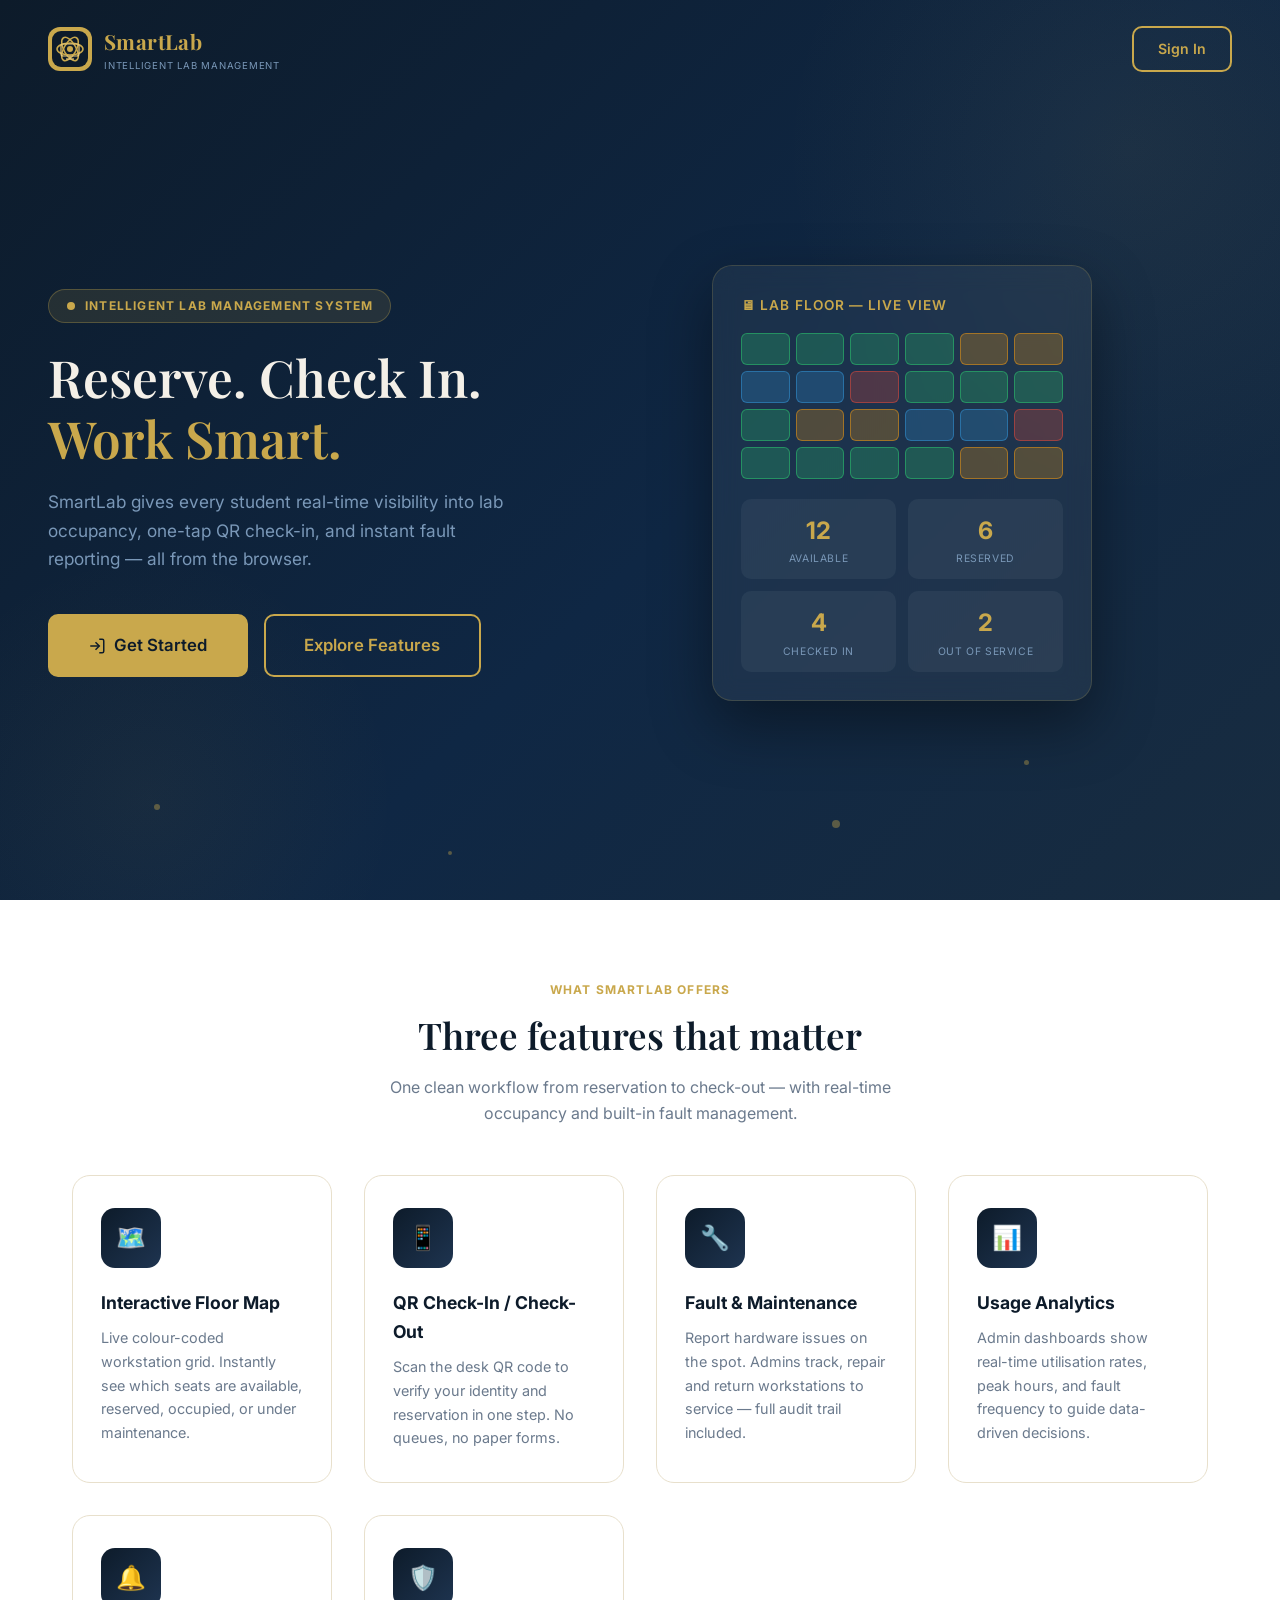
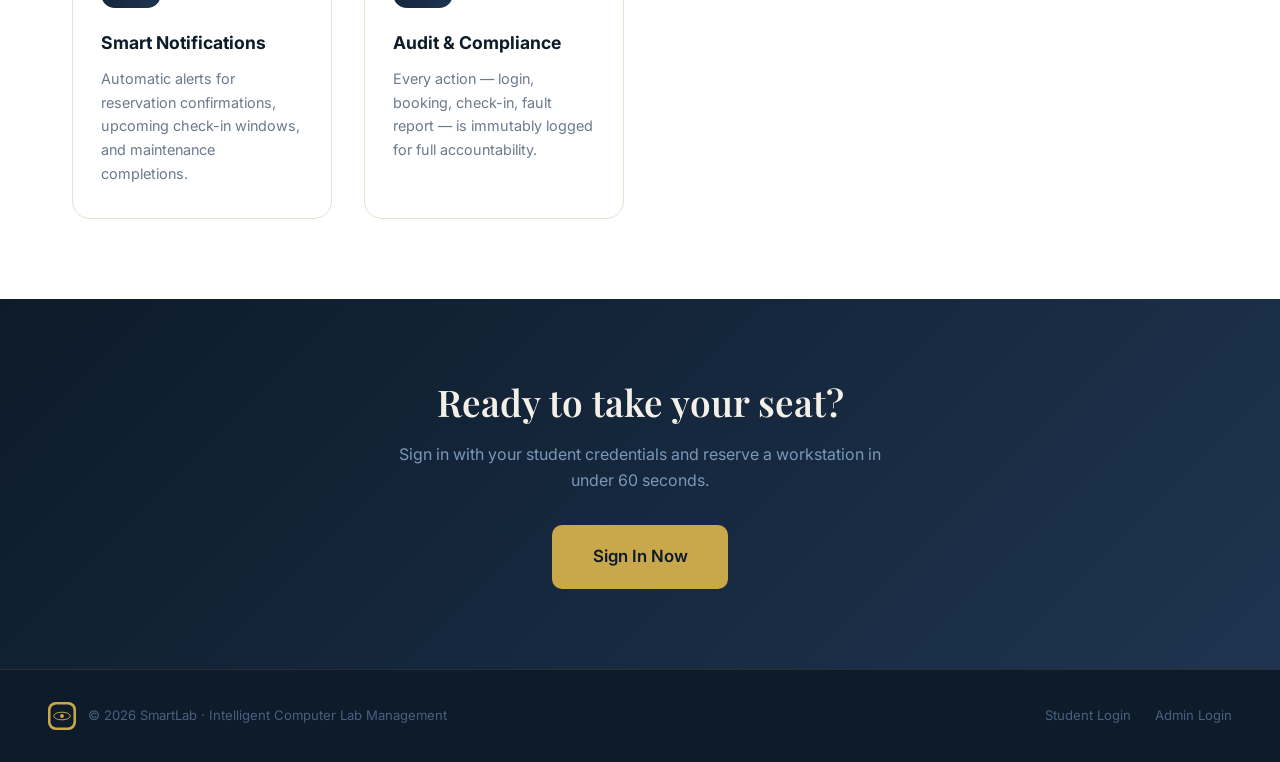
<file: pages/admin-dashboard.html>
<!DOCTYPE html>
<html lang="en">
<head>
  <meta charset="UTF-8"/>
  <meta name="viewport" content="width=device-width, initial-scale=1.0"/>
  <title>Admin Dashboard – SmartLab</title>
  <link rel="stylesheet" href="../css/global.css"/>
  <style>
    .admin-badge { background:linear-gradient(135deg,var(--gold),var(--warning)); color:var(--navy); padding:0.2rem 0.75rem; border-radius:50px; font-size:0.72rem; font-weight:700; letter-spacing:0.06em; text-transform:uppercase; }
    .utilization-bar { background:#E8E0CC; border-radius:50px; height:10px; overflow:hidden; }
    .utilization-fill { height:100%; border-radius:50px; background:linear-gradient(90deg,var(--gold),var(--warning)); transition:width 0.8s ease; }
    .chart-row { display:flex; gap:0.5rem; align-items:flex-end; height:120px; padding:0 0.5rem; }
    .chart-bar { flex:1; border-radius:4px 4px 0 0; background:linear-gradient(to top,var(--gold),var(--gold-light)); min-width:20px; transition:height 0.5s ease; }
    .chart-labels { display:flex; gap:0.5rem; padding:0.4rem 0.5rem 0; }
    .chart-label { flex:1; font-size:0.65rem; color:var(--text-muted); text-align:center; }
    .recent-action { display:flex; align-items:flex-start; gap:0.75rem; padding:0.75rem 0; border-bottom:1px solid #F0EBE0; }
    .recent-action:last-child { border-bottom:none; }
    .action-dot { width:36px; height:36px; border-radius:50%; display:flex; align-items:center; justify-content:center; flex-shrink:0; font-size:1rem; }
    .action-dot-login { background:rgba(201,168,76,0.15); }
    .action-dot-reserve { background:rgba(52,152,219,0.15); }
    .action-dot-fault { background:rgba(231,76,60,0.15); }
  </style>
</head>
<body>

<header class="topbar">
  <a href="../index.html" class="topbar-brand">
    <svg width="36" height="36" viewBox="0 0 44 44" fill="none"><rect width="44" height="44" rx="12" fill="#C9A84C"/><rect x="4" y="4" width="36" height="36" rx="9" fill="#0D1B2A"/><ellipse cx="22" cy="22" rx="13" ry="6" stroke="#C9A84C" stroke-width="1.5" fill="none"/><ellipse cx="22" cy="22" rx="13" ry="6" stroke="#C9A84C" stroke-width="1.5" fill="none" transform="rotate(60 22 22)"/><ellipse cx="22" cy="22" rx="13" ry="6" stroke="#C9A84C" stroke-width="1.5" fill="none" transform="rotate(120 22 22)"/><circle cx="22" cy="22" r="3" fill="#C9A84C"/></svg>
    <div><span class="topbar-brand-name">SmartLab</span><span class="topbar-brand-sub">Administration</span></div>
  </a>
  <div class="topbar-actions">
    <span class="admin-badge">🛡️ Admin</span>
    <div class="user-chip">
      <div class="user-avatar" id="userAvatar" style="background:linear-gradient(135deg,var(--gold),var(--warning));">PS</div>
      <span id="userName">Dr. Priya Sharma</span>
    </div>
    <button class="btn btn-outline btn-sm" onclick="SmartLab.logout()">Sign Out</button>
  </div>
</header>

<div class="layout">
  <!-- Admin Sidebar -->
  <aside class="sidebar">
    <div class="sidebar-section-label">Admin Panel</div>
    <a href="admin-dashboard.html" class="sidebar-link active">
      <svg width="18" height="18" viewBox="0 0 24 24" fill="none" stroke="currentColor" stroke-width="2"><rect x="3" y="3" width="7" height="7"/><rect x="14" y="3" width="7" height="7"/><rect x="14" y="14" width="7" height="7"/><rect x="3" y="14" width="7" height="7"/></svg>Overview
    </a>
    <a href="admin-workstations.html" class="sidebar-link">
      <svg width="18" height="18" viewBox="0 0 24 24" fill="none" stroke="currentColor" stroke-width="2"><rect x="2" y="3" width="20" height="14" rx="2"/><line x1="8" y1="21" x2="16" y2="21"/><line x1="12" y1="17" x2="12" y2="21"/></svg>Workstations
    </a>
    <a href="admin-faults.html" class="sidebar-link">
      <svg width="18" height="18" viewBox="0 0 24 24" fill="none" stroke="currentColor" stroke-width="2"><path d="M10.29 3.86L1.82 18a2 2 0 0 0 1.71 3h16.94a2 2 0 0 0 1.71-3L13.71 3.86a2 2 0 0 0-3.42 0z"/><line x1="12" y1="9" x2="12" y2="13"/><line x1="12" y1="17" x2="12.01" y2="17"/></svg>Fault Reports
    </a>
    <a href="admin-analytics.html" class="sidebar-link">
      <svg width="18" height="18" viewBox="0 0 24 24" fill="none" stroke="currentColor" stroke-width="2"><line x1="18" y1="20" x2="18" y2="10"/><line x1="12" y1="20" x2="12" y2="4"/><line x1="6" y1="20" x2="6" y2="14"/></svg>Analytics
    </a>
    <a href="admin-audit.html" class="sidebar-link">
      <svg width="18" height="18" viewBox="0 0 24 24" fill="none" stroke="currentColor" stroke-width="2"><path d="M14 2H6a2 2 0 0 0-2 2v16a2 2 0 0 0 2 2h12a2 2 0 0 0 2-2V8z"/><polyline points="14,2 14,8 20,8"/><line x1="16" y1="13" x2="8" y2="13"/><line x1="16" y1="17" x2="8" y2="17"/></svg>Audit Log
    </a>
    <div class="sidebar-section-label" style="margin-top:1rem;">Management</div>
    <a href="admin-announcements.html" class="sidebar-link">
      <svg width="18" height="18" viewBox="0 0 24 24" fill="none" stroke="currentColor" stroke-width="2"><path d="M18 8A6 6 0 0 0 6 8c0 7-3 9-3 9h18s-3-2-3-9"/><path d="M13.73 21a2 2 0 0 1-3.46 0"/></svg>Announcements
    </a>
    <a href="#" onclick="SmartLab.logout()" class="sidebar-link" style="color:#C0392B;margin-top:auto;">
      <svg width="18" height="18" viewBox="0 0 24 24" fill="none" stroke="currentColor" stroke-width="2"><path d="M9 21H5a2 2 0 0 1-2-2V5a2 2 0 0 1 2-2h4"/><polyline points="16,17 21,12 16,7"/><line x1="21" y1="12" x2="9" y2="12"/></svg>Sign Out
    </a>
  </aside>

  <main class="main-content">
    <div class="page-header">
      <div class="breadcrumb">SmartLab › Admin Dashboard</div>
      <div style="display:flex;align-items:center;justify-content:space-between;flex-wrap:wrap;gap:1rem;">
        <div>
          <h1 style="font-size:1.8rem;">Command Centre</h1>
          <p id="greetDate" style="color:var(--text-muted);font-size:0.9rem;"></p>
        </div>
        <button class="btn btn-primary" onclick="location.reload()">🔄 Refresh Data</button>
      </div>
    </div>

    <!-- Stats -->
    <div class="stats-grid" id="adminStats"></div>

    <!-- Utilization bar -->
    <div class="card" style="margin-bottom:1.5rem;">
      <div class="card-body">
        <div style="display:flex;align-items:center;justify-content:space-between;margin-bottom:0.75rem;">
          <h4 style="font-size:0.9rem;">📊 Current Lab Utilization</h4>
          <span id="utilPct" style="font-weight:700;color:var(--gold);font-size:1.1rem;">—%</span>
        </div>
        <div class="utilization-bar">
          <div class="utilization-fill" id="utilFill" style="width:0%;"></div>
        </div>
        <p style="font-size:0.78rem;color:var(--text-muted);margin-top:0.5rem;">Reserved + Checked In seats / Total workstations</p>
      </div>
    </div>

    <div style="display:grid;grid-template-columns:1fr 1fr;gap:1.5rem;" class="admin-cols">
      <!-- Fault reports summary -->
      <div class="card">
        <div class="card-header"><h4>⚠️ Open Fault Reports</h4></div>
        <div class="card-body" id="faultSummary"></div>
        <div style="padding:0 1.6rem 1.2rem;"><a href="admin-faults.html" class="btn btn-outline btn-sm">Manage All →</a></div>
      </div>

      <!-- Peak hours chart -->
      <div class="card">
        <div class="card-header"><h4>⏱ Usage by Time Slot</h4></div>
        <div class="card-body">
          <div class="chart-row" id="usageChart"></div>
          <div class="chart-labels" id="chartLabels"></div>
        </div>
      </div>

      <!-- Recent activity -->
      <div class="card">
        <div class="card-header"><h4>🕐 Recent Activity</h4></div>
        <div class="card-body" id="recentActivity"></div>
        <div style="padding:0 1.6rem 1.2rem;"><a href="admin-audit.html" class="btn btn-outline btn-sm">Full Audit Log →</a></div>
      </div>

      <!-- Workstation status breakdown -->
      <div class="card">
        <div class="card-header"><h4>🖥 Workstation Status Breakdown</h4></div>
        <div class="card-body" id="wsBreakdown"></div>
        <div style="padding:0 1.6rem 1.2rem;"><a href="admin-workstations.html" class="btn btn-outline btn-sm">Manage Workstations →</a></div>
      </div>
    </div>
  </main>
</div>

<div id="toast-container"></div>
<script src="../js/app.js"></script>
<script>
  const user = SmartLab.requireAuth('admin');
  if (user) {
    document.getElementById('userName').textContent = user.name;
    document.getElementById('userAvatar').textContent = user.name.split(' ').filter((_,i)=>i===0||i===1).map(n=>n[0]).join('');
    document.getElementById('greetDate').textContent = new Date().toLocaleDateString('en-GB',{weekday:'long',day:'numeric',month:'long',year:'numeric'});

    const a = SmartLab.getAnalytics();

    // Stats
    const stats = [
      { label:'Total Workstations', value:a.total,         icon:'🖥', cls:'stat-icon-navy' },
      { label:'Available',          value:a.available,     icon:'🟢', cls:'stat-icon-green' },
      { label:'In Use (Reserved+)', value:a.reserved+a.checkedIn, icon:'💼', cls:'stat-icon-gold' },
      { label:'Out of Service',     value:a.outOfService,  icon:'🔴', cls:'stat-icon-red' },
      { label:'Open Fault Reports', value:a.openFaults,    icon:'⚠️', cls:'stat-icon-red' },
      { label:'Total Reservations', value:a.totalReservations, icon:'📅', cls:'stat-icon-navy' },
      { label:"Today's Check-Ins",  value:a.todayCheckIns, icon:'✅', cls:'stat-icon-green' },
      { label:'Utilization Rate',   value:a.utilizationRate+'%', icon:'📊', cls:'stat-icon-gold' },
    ];
    const sg = document.getElementById('adminStats');
    stats.forEach(s => {
      sg.innerHTML += `<div class="stat-card">
        <div class="stat-icon ${s.cls}" style="font-size:1.3rem;width:50px;height:50px;border-radius:12px;display:flex;align-items:center;justify-content:center;">${s.icon}</div>
        <div><div class="stat-value" style="font-size:1.6rem;">${s.value}</div><div class="stat-label">${s.label}</div></div>
      </div>`;
    });

    // Utilization
    document.getElementById('utilPct').textContent = a.utilizationRate + '%';
    setTimeout(()=>{ document.getElementById('utilFill').style.width = a.utilizationRate + '%'; }, 100);

    // Fault summary
    const openFaults = SmartLab.state.faultReports.filter(f=>f.status==='open').slice(0,4);
    document.getElementById('faultSummary').innerHTML = openFaults.length
      ? openFaults.map(f=>`
        <div class="recent-action">
          <div class="action-dot action-dot-fault">${{low:'🟢',medium:'🟡',high:'🔴'}[f.severity]}</div>
          <div>
            <div style="font-weight:600;font-size:0.9rem;color:var(--navy);">${f.wsId} — ${f.severity.toUpperCase()}</div>
            <div style="font-size:0.82rem;color:var(--text-muted);">${f.description.substring(0,60)}…</div>
            <div style="font-size:0.75rem;color:var(--text-muted);margin-top:0.2rem;">${formatDate(f.createdAt)}</div>
          </div>
        </div>`).join('')
      : '<p style="color:var(--text-muted);font-size:0.9rem;">No open fault reports. 🎉</p>';

    // Usage chart (mock data)
    const slots = ['8–10','10–12','12–14','14–16','16–18','18–20'];
    const usages = [3,8,5,10,7,4];
    const maxU = Math.max(...usages);
    const chart = document.getElementById('usageChart');
    const labels = document.getElementById('chartLabels');
    slots.forEach((s,i)=>{
      const h = Math.round((usages[i]/maxU)*100);
      chart.innerHTML += `<div class="chart-bar" style="height:${h}%;opacity:${0.5+usages[i]/maxU/2}" title="${s}: ${usages[i]} check-ins"></div>`;
      labels.innerHTML += `<div class="chart-label">${s}</div>`;
    });

    // Recent activity
    const logs = SmartLab.state.auditLog.slice(-5).reverse();
    const icons = { LOGIN:'🔐', LOGOUT:'🚪', RESERVE:'📅', CANCEL:'❌', CHECKIN:'✅', CHECKOUT:'🚪', FAULT_REPORT:'⚠️', WS_STATUS:'🔧' };
    document.getElementById('recentActivity').innerHTML = logs.map(l=>`
      <div class="recent-action">
        <div class="action-dot action-dot-login">${icons[l.action]||'📋'}</div>
        <div>
          <div style="font-weight:600;font-size:0.88rem;color:var(--navy);">${l.action}</div>
          <div style="font-size:0.82rem;color:var(--text-muted);">${l.detail}</div>
          <div style="font-size:0.72rem;color:var(--text-muted);margin-top:0.2rem;">${formatDate(l.time)}</div>
        </div>
      </div>`).join('') || '<p style="color:var(--text-muted);">No recent activity.</p>';

    // Workstation breakdown
    const breakdown = {available:a.available,reserved:a.reserved,checkedin:a.checkedIn,outofsvc:a.outOfService};
    const labels2 = {available:'Available',reserved:'Reserved',checkedin:'Checked In',outofsvc:'Out of Service'};
    const colors = {available:'#2ECC71',reserved:'#F39C12',checkedin:'#3498DB',outofsvc:'#E74C3C'};
    document.getElementById('wsBreakdown').innerHTML = Object.entries(breakdown).map(([k,v])=>`
      <div style="margin-bottom:0.9rem;">
        <div style="display:flex;justify-content:space-between;font-size:0.85rem;margin-bottom:0.3rem;">
          <span style="color:var(--text-mid);font-weight:500;">${labels2[k]}</span>
          <span style="font-weight:700;color:var(--navy);">${v} / ${a.total}</span>
        </div>
        <div style="background:#E8E0CC;border-radius:50px;height:8px;overflow:hidden;">
          <div style="width:${Math.round(v/a.total*100)}%;height:100%;background:${colors[k]};border-radius:50px;transition:width 0.8s ease;"></div>
        </div>
      </div>`).join('');

    if (window.innerWidth < 768) document.querySelector('.admin-cols').style.gridTemplateColumns='1fr';
  }
</script>
</body>
</html>
</file>
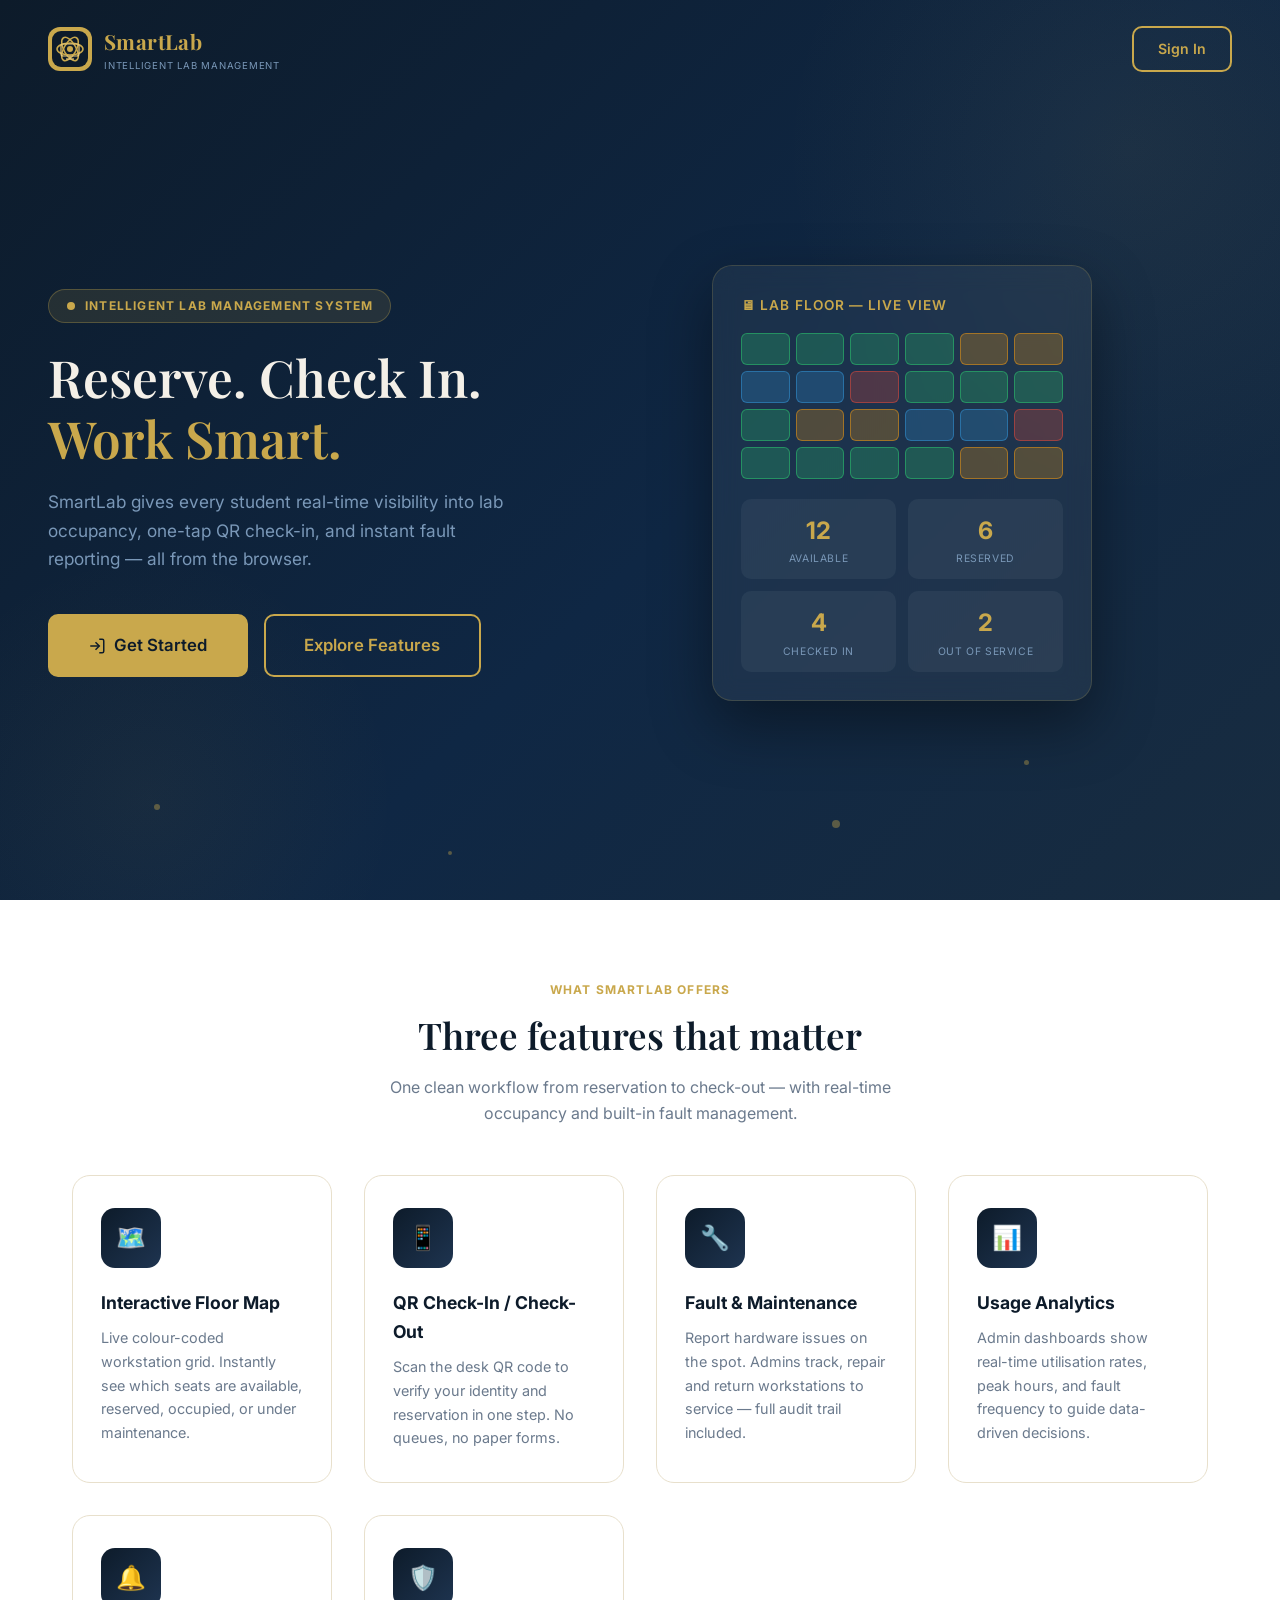
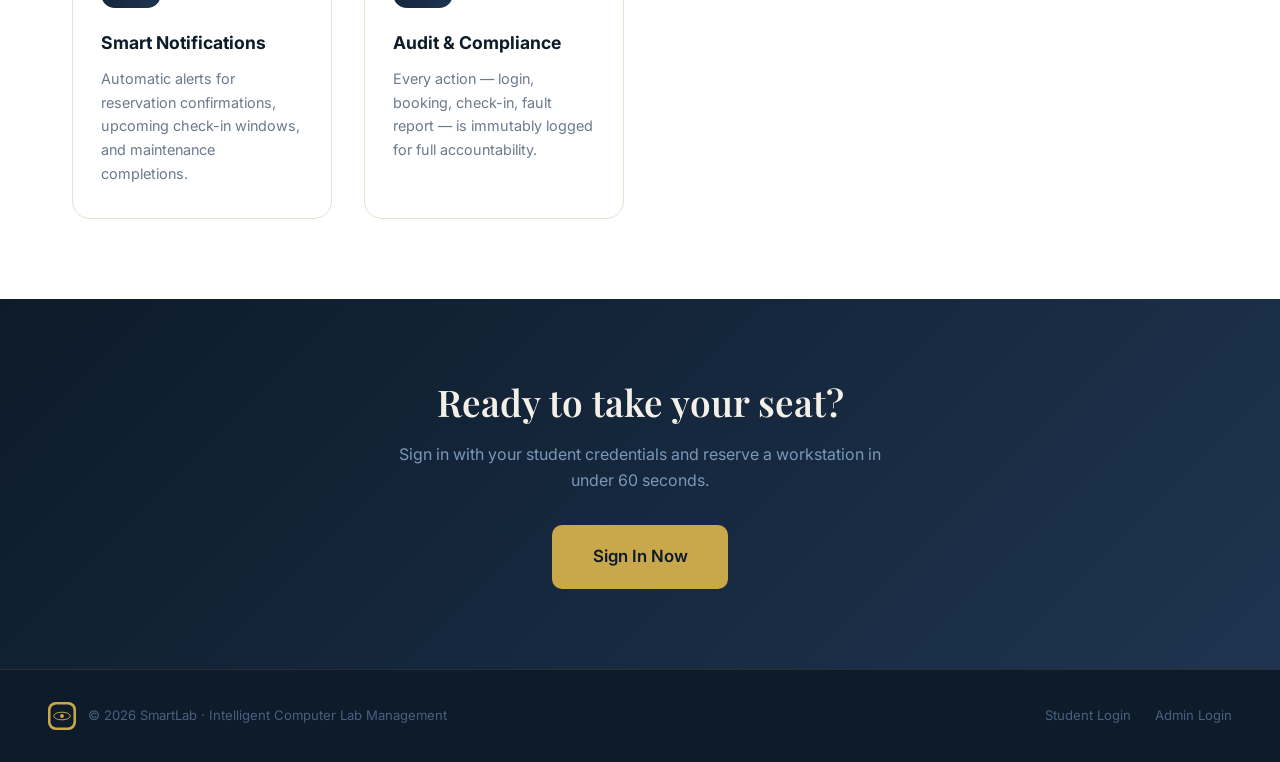
<file: pages/admin-faults.html>
<!DOCTYPE html>
<html lang="en">
<head>
  <meta charset="UTF-8"/>
  <meta name="viewport" content="width=device-width, initial-scale=1.0"/>
  <title>Fault Reports – SmartLab Admin</title>
  <link rel="stylesheet" href="../css/global.css"/>
  <style>
    .fault-card {
      background:var(--white); border-radius:var(--radius-lg); padding:1.4rem 1.6rem;
      box-shadow:var(--shadow-sm); margin-bottom:1rem;
      border-left:5px solid var(--border); transition:box-shadow var(--transition);
    }
    .fault-card:hover { box-shadow:var(--shadow-md); }
    .fault-card.open        { border-left-color:#E74C3C; }
    .fault-card.in_progress { border-left-color:#F39C12; }
    .fault-card.resolved    { border-left-color:#2ECC71; }
    .sev-pill { display:inline-block; padding:0.2rem 0.6rem; border-radius:50px; font-size:0.72rem; font-weight:700; text-transform:uppercase; letter-spacing:0.04em; }
    .sev-low    { background:#D4EDD9; color:#1A5C2E; }
    .sev-medium { background:#FEF9E7; color:#7A5000; }
    .sev-high   { background:#FDEDEC; color:#721C24; }
  </style>
</head>
<body>
<header class="topbar">
  <a href="../index.html" class="topbar-brand">
    <svg width="36" height="36" viewBox="0 0 44 44" fill="none"><rect width="44" height="44" rx="12" fill="#C9A84C"/><rect x="4" y="4" width="36" height="36" rx="9" fill="#0D1B2A"/><ellipse cx="22" cy="22" rx="13" ry="6" stroke="#C9A84C" stroke-width="1.5" fill="none"/><ellipse cx="22" cy="22" rx="13" ry="6" stroke="#C9A84C" stroke-width="1.5" fill="none" transform="rotate(60 22 22)"/><ellipse cx="22" cy="22" rx="13" ry="6" stroke="#C9A84C" stroke-width="1.5" fill="none" transform="rotate(120 22 22)"/><circle cx="22" cy="22" r="3" fill="#C9A84C"/></svg>
    <div><span class="topbar-brand-name">SmartLab</span><span class="topbar-brand-sub">Administration</span></div>
  </a>
  <div class="topbar-actions">
    <span style="background:linear-gradient(135deg,var(--gold),var(--warning));color:var(--navy);padding:0.2rem 0.75rem;border-radius:50px;font-size:0.72rem;font-weight:700;">🛡️ Admin</span>
    <div class="user-chip"><div class="user-avatar" id="userAvatar">PS</div><span id="userName">Admin</span></div>
    <button class="btn btn-outline btn-sm" onclick="SmartLab.logout()">Sign Out</button>
  </div>
</header>

<div class="layout">
  <aside class="sidebar">
    <div class="sidebar-section-label">Admin Panel</div>
    <a href="admin-dashboard.html" class="sidebar-link"><svg width="18" height="18" viewBox="0 0 24 24" fill="none" stroke="currentColor" stroke-width="2"><rect x="3" y="3" width="7" height="7"/><rect x="14" y="3" width="7" height="7"/><rect x="14" y="14" width="7" height="7"/><rect x="3" y="14" width="7" height="7"/></svg>Overview</a>
    <a href="admin-workstations.html" class="sidebar-link"><svg width="18" height="18" viewBox="0 0 24 24" fill="none" stroke="currentColor" stroke-width="2"><rect x="2" y="3" width="20" height="14" rx="2"/></svg>Workstations</a>
    <a href="admin-faults.html" class="sidebar-link active"><svg width="18" height="18" viewBox="0 0 24 24" fill="none" stroke="currentColor" stroke-width="2"><path d="M10.29 3.86L1.82 18a2 2 0 0 0 1.71 3h16.94a2 2 0 0 0 1.71-3L13.71 3.86a2 2 0 0 0-3.42 0z"/><line x1="12" y1="9" x2="12" y2="13"/></svg>Fault Reports</a>
    <a href="admin-analytics.html" class="sidebar-link"><svg width="18" height="18" viewBox="0 0 24 24" fill="none" stroke="currentColor" stroke-width="2"><line x1="18" y1="20" x2="18" y2="10"/><line x1="12" y1="20" x2="12" y2="4"/><line x1="6" y1="20" x2="6" y2="14"/></svg>Analytics</a>
    <a href="admin-audit.html" class="sidebar-link"><svg width="18" height="18" viewBox="0 0 24 24" fill="none" stroke="currentColor" stroke-width="2"><path d="M14 2H6a2 2 0 0 0-2 2v16a2 2 0 0 0 2 2h12a2 2 0 0 0 2-2V8z"/></svg>Audit Log</a>
    <div class="sidebar-section-label" style="margin-top:1rem;">Management</div>
    <a href="admin-announcements.html" class="sidebar-link"><svg width="18" height="18" viewBox="0 0 24 24" fill="none" stroke="currentColor" stroke-width="2"><path d="M18 8A6 6 0 0 0 6 8c0 7-3 9-3 9h18s-3-2-3-9"/></svg>Announcements</a>
    <a href="#" onclick="SmartLab.logout()" class="sidebar-link" style="color:#C0392B;"><svg width="18" height="18" viewBox="0 0 24 24" fill="none" stroke="currentColor" stroke-width="2"><polyline points="16,17 21,12 16,7"/></svg>Sign Out</a>
  </aside>

  <main class="main-content">
    <div class="page-header">
      <div class="breadcrumb"><a href="admin-dashboard.html">Admin</a> › Fault Reports</div>
      <div style="display:flex;align-items:center;justify-content:space-between;flex-wrap:wrap;gap:1rem;">
        <h1>⚠️ Fault Reports</h1>
        <div id="faultSummaryPills" style="display:flex;gap:0.75rem;flex-wrap:wrap;"></div>
      </div>
    </div>

    <!-- Filter tabs -->
    <div class="tab-nav" id="faultTabs">
      <button class="tab-btn active" data-tab="tab-open">Open</button>
      <button class="tab-btn" data-tab="tab-inprogress">In Progress</button>
      <button class="tab-btn" data-tab="tab-resolved">Resolved</button>
      <button class="tab-btn" data-tab="tab-all">All</button>
    </div>

    <div id="tab-open" class="tab-pane"></div>
    <div id="tab-inprogress" class="tab-pane hidden"></div>
    <div id="tab-resolved" class="tab-pane hidden"></div>
    <div id="tab-all" class="tab-pane hidden"></div>
  </main>
</div>

<!-- Update Modal -->
<div class="modal-overlay" id="updateModal">
  <div class="modal">
    <div class="modal-header">
      <h3>Update Fault Report</h3>
      <button class="modal-close" onclick="closeModal('updateModal')">✕</button>
    </div>
    <div id="updateModalBody"></div>
    <div style="margin-top:1.5rem;">
      <label class="form-label">Update Status</label>
      <div style="display:flex;gap:0.75rem;flex-wrap:wrap;margin-top:0.5rem;">
        <button class="btn btn-dark" onclick="updateStatus('in_progress')">🔧 Mark In Progress</button>
        <button class="btn btn-success" onclick="updateStatus('resolved')">✅ Mark Resolved</button>
        <button class="btn btn-outline" onclick="updateStatus('open')">🔄 Reopen</button>
      </div>
    </div>
    <div style="margin-top:1.25rem;">
      <label class="form-label">Add Maintenance Note</label>
      <textarea id="maintenanceNote" class="form-control" rows="3" placeholder="e.g. Replacement ordered, expected resolution within 48 hours…" style="resize:vertical;"></textarea>
      <button class="btn btn-primary" style="margin-top:0.75rem;" onclick="saveNote()">Save Note</button>
    </div>
  </div>
</div>

<div id="toast-container"></div>
<script src="../js/app.js"></script>
<script>
  let user = null, currentFaultId = null;

  window.onload = () => {
    user = SmartLab.requireAuth('admin');
    if (!user) return;
    document.getElementById('userName').textContent = user.name;
    document.getElementById('userAvatar').textContent = user.name.split(' ').filter((_,i)=>i<2).map(n=>n[0]).join('');
    renderFaults();
    initTabs('#faultTabs');
  };

  function renderFaults() {
    const all  = SmartLab.state.faultReports;
    const open = all.filter(f=>f.status==='open');
    const inp  = all.filter(f=>f.status==='in_progress');
    const res  = all.filter(f=>f.status==='resolved');

    // Summary pills
    document.getElementById('faultSummaryPills').innerHTML = `
      <span class="badge badge-outofsvc">${open.length} Open</span>
      <span class="badge badge-reserved">${inp.length} In Progress</span>
      <span class="badge badge-available">${res.length} Resolved</span>`;

    document.getElementById('tab-open').innerHTML       = renderFaultList(open);
    document.getElementById('tab-inprogress').innerHTML = renderFaultList(inp);
    document.getElementById('tab-resolved').innerHTML   = renderFaultList(res);
    document.getElementById('tab-all').innerHTML        = renderFaultList(all);
  }

  function renderFaultList(faults) {
    if (!faults.length) return '<p style="color:var(--text-muted);font-size:0.9rem;">No reports in this category.</p>';
    return faults.map(f => {
      const ws = SmartLab.getWorkstation(f.wsId);
      return `
        <div class="fault-card ${f.status}">
          <div style="display:flex;align-items:flex-start;justify-content:space-between;gap:1rem;flex-wrap:wrap;">
            <div style="flex:1;">
              <div style="display:flex;align-items:center;gap:0.75rem;margin-bottom:0.5rem;flex-wrap:wrap;">
                <strong style="color:var(--navy);font-size:1rem;">${f.wsId}</strong>
                ${statusBadge(f.status)}
                <span class="sev-pill sev-${f.severity}">${f.severity}</span>
                <span style="font-size:0.75rem;color:var(--text-muted);">ID: ${f.id}</span>
              </div>
              <p style="color:var(--text-mid);font-size:0.9rem;margin-bottom:0.5rem;">${f.description}</p>
              <div style="font-size:0.78rem;color:var(--text-muted);">
                📅 ${formatDate(f.createdAt)} &nbsp;|&nbsp;
                🖥 Row ${ws?.row||'?'}, Col ${ws?.col||'?'}
              </div>
            </div>
            <div style="display:flex;gap:0.5rem;flex-direction:column;align-items:flex-end;">
              <button class="btn btn-outline btn-sm" onclick="openUpdateModal('${f.id}')">Manage →</button>
              ${f.status!=='resolved' ? `<button class="btn btn-success btn-sm" onclick="quickResolve('${f.id}')">✅ Quick Resolve</button>` : ''}
            </div>
          </div>
        </div>`;
    }).join('');
  }

  function openUpdateModal(frId) {
    currentFaultId = frId;
    const f = SmartLab.state.faultReports.find(r=>r.id===frId);
    if (!f) return;
    document.getElementById('updateModalBody').innerHTML = `
      <div style="background:#F9F6EE;border-radius:var(--radius);padding:1rem;margin-bottom:1rem;">
        <div style="display:flex;gap:0.75rem;align-items:center;margin-bottom:0.5rem;">
          <strong>${f.wsId}</strong> ${statusBadge(f.status)} <span class="sev-pill sev-${f.severity}">${f.severity}</span>
        </div>
        <p style="font-size:0.9rem;color:var(--text-mid);">${f.description}</p>
        <p style="font-size:0.78rem;color:var(--text-muted);margin-top:0.4rem;">Reported: ${formatDate(f.createdAt)}</p>
      </div>`;
    document.getElementById('maintenanceNote').value = '';
    openModal('updateModal');
  }

  function updateStatus(newStatus) {
    const result = SmartLab.updateFaultStatus(currentFaultId, newStatus);
    if (result.success) {
      showToast(`Report updated to "${newStatus}".`, 'success');
      closeModal('updateModal');
      renderFaults();
    } else showToast(result.error, 'error');
  }

  function quickResolve(frId) {
    SmartLab.updateFaultStatus(frId, 'resolved');
    showToast('Report marked as resolved. ✅', 'success');
    renderFaults();
  }

  function saveNote() {
    const note = document.getElementById('maintenanceNote').value.trim();
    if (!note) return;
    SmartLab.state.maintenanceRecords.push({
      id:'MR'+Date.now(), wsId:SmartLab.state.faultReports.find(f=>f.id===currentFaultId)?.wsId,
      technicianId:user.id, action:note, status:'in_progress', scheduledAt:new Date().toISOString()
    });
    SmartLab.addAuditLog(user.id,'MAINTENANCE_NOTE',note);
    showToast('Maintenance note saved.', 'success');
    document.getElementById('maintenanceNote').value='';
  }
</script>
</body>
</html>
</file>
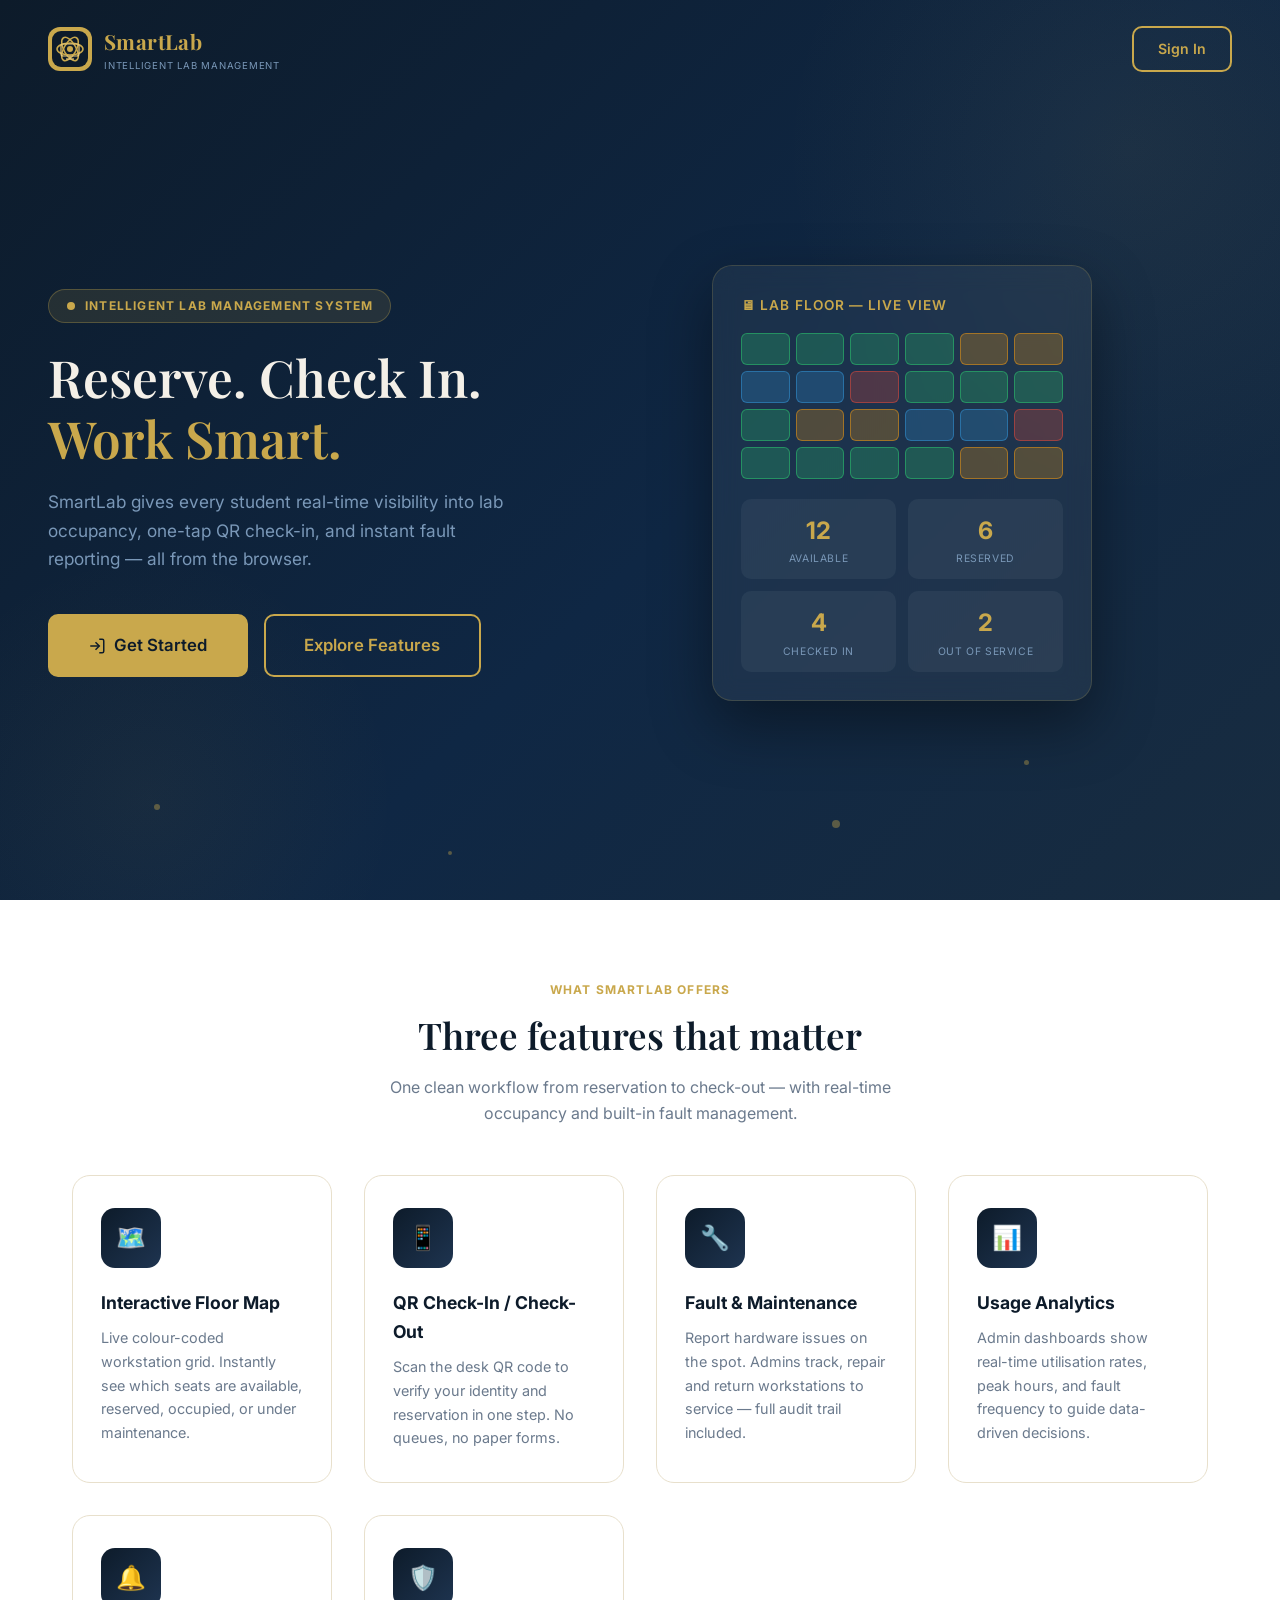
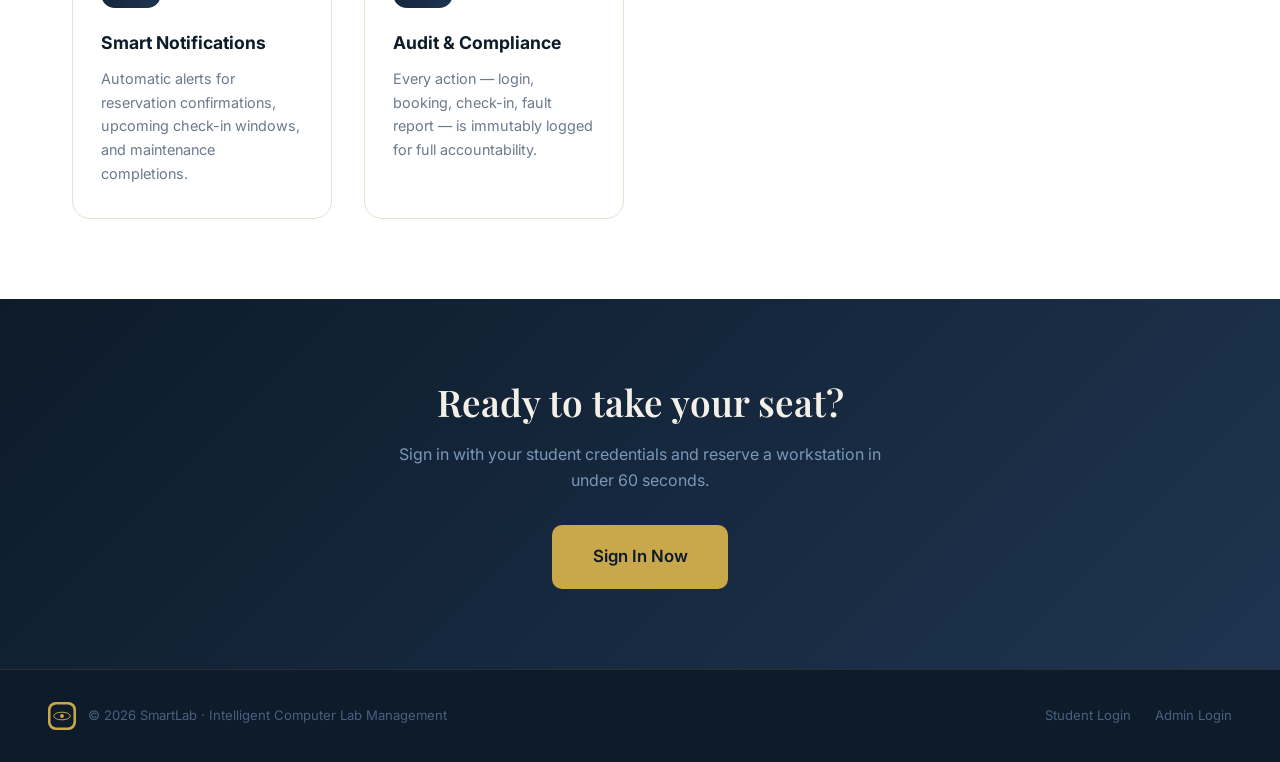
<file: pages/admin-workstations.html>
<!DOCTYPE html>
<html lang="en">
<head>
  <meta charset="UTF-8"/>
  <meta name="viewport" content="width=device-width, initial-scale=1.0"/>
  <title>Workstation Management – SmartLab Admin</title>
  <link rel="stylesheet" href="../css/global.css"/>
  <style>
    .ws-mgmt-card {
      background:var(--white); border-radius:var(--radius-lg); padding:1.25rem 1.5rem;
      box-shadow:var(--shadow-sm); margin-bottom:0.75rem;
      display:flex; align-items:center; justify-content:space-between; flex-wrap:wrap; gap:1rem;
      border-left:4px solid var(--border); transition:box-shadow var(--transition);
    }
    .ws-mgmt-card:hover { box-shadow:var(--shadow-md); }
    .ws-mgmt-card.available  { border-left-color:#2ECC71; }
    .ws-mgmt-card.reserved   { border-left-color:#F39C12; }
    .ws-mgmt-card.checkedin  { border-left-color:#3498DB; }
    .ws-mgmt-card.outofsvc   { border-left-color:#E74C3C; }
    .ws-actions-row { display:flex; gap:0.5rem; flex-wrap:wrap; }
    .search-bar { display:flex; gap:0.75rem; margin-bottom:1.5rem; }
    .qr-preview { background:var(--navy); border-radius:var(--radius); padding:1rem; display:flex; align-items:center; gap:1rem; color:var(--pearl); }
  </style>
</head>
<body>
<header class="topbar">
  <a href="../index.html" class="topbar-brand">
    <svg width="36" height="36" viewBox="0 0 44 44" fill="none"><rect width="44" height="44" rx="12" fill="#C9A84C"/><rect x="4" y="4" width="36" height="36" rx="9" fill="#0D1B2A"/><ellipse cx="22" cy="22" rx="13" ry="6" stroke="#C9A84C" stroke-width="1.5" fill="none"/><ellipse cx="22" cy="22" rx="13" ry="6" stroke="#C9A84C" stroke-width="1.5" fill="none" transform="rotate(60 22 22)"/><ellipse cx="22" cy="22" rx="13" ry="6" stroke="#C9A84C" stroke-width="1.5" fill="none" transform="rotate(120 22 22)"/><circle cx="22" cy="22" r="3" fill="#C9A84C"/></svg>
    <div><span class="topbar-brand-name">SmartLab</span><span class="topbar-brand-sub">Administration</span></div>
  </a>
  <div class="topbar-actions">
    <span style="background:linear-gradient(135deg,var(--gold),var(--warning));color:var(--navy);padding:0.2rem 0.75rem;border-radius:50px;font-size:0.72rem;font-weight:700;">🛡️ Admin</span>
    <div class="user-chip"><div class="user-avatar" id="userAvatar">PS</div><span id="userName">Admin</span></div>
    <button class="btn btn-outline btn-sm" onclick="SmartLab.logout()">Sign Out</button>
  </div>
</header>

<div class="layout">
  <aside class="sidebar">
    <div class="sidebar-section-label">Admin Panel</div>
    <a href="admin-dashboard.html" class="sidebar-link"><svg width="18" height="18" viewBox="0 0 24 24" fill="none" stroke="currentColor" stroke-width="2"><rect x="3" y="3" width="7" height="7"/><rect x="14" y="3" width="7" height="7"/><rect x="14" y="14" width="7" height="7"/><rect x="3" y="14" width="7" height="7"/></svg>Overview</a>
    <a href="admin-workstations.html" class="sidebar-link active"><svg width="18" height="18" viewBox="0 0 24 24" fill="none" stroke="currentColor" stroke-width="2"><rect x="2" y="3" width="20" height="14" rx="2"/><line x1="8" y1="21" x2="16" y2="21"/><line x1="12" y1="17" x2="12" y2="21"/></svg>Workstations</a>
    <a href="admin-faults.html" class="sidebar-link"><svg width="18" height="18" viewBox="0 0 24 24" fill="none" stroke="currentColor" stroke-width="2"><path d="M10.29 3.86L1.82 18a2 2 0 0 0 1.71 3h16.94a2 2 0 0 0 1.71-3L13.71 3.86a2 2 0 0 0-3.42 0z"/></svg>Fault Reports</a>
    <a href="admin-analytics.html" class="sidebar-link"><svg width="18" height="18" viewBox="0 0 24 24" fill="none" stroke="currentColor" stroke-width="2"><line x1="18" y1="20" x2="18" y2="10"/><line x1="12" y1="20" x2="12" y2="4"/><line x1="6" y1="20" x2="6" y2="14"/></svg>Analytics</a>
    <a href="admin-audit.html" class="sidebar-link"><svg width="18" height="18" viewBox="0 0 24 24" fill="none" stroke="currentColor" stroke-width="2"><path d="M14 2H6a2 2 0 0 0-2 2v16a2 2 0 0 0 2 2h12a2 2 0 0 0 2-2V8z"/></svg>Audit Log</a>
    <div class="sidebar-section-label" style="margin-top:1rem;">Management</div>
    <a href="admin-announcements.html" class="sidebar-link"><svg width="18" height="18" viewBox="0 0 24 24" fill="none" stroke="currentColor" stroke-width="2"><path d="M18 8A6 6 0 0 0 6 8c0 7-3 9-3 9h18s-3-2-3-9"/></svg>Announcements</a>
    <a href="#" onclick="SmartLab.logout()" class="sidebar-link" style="color:#C0392B;"><svg width="18" height="18" viewBox="0 0 24 24" fill="none" stroke="currentColor" stroke-width="2"><path d="M9 21H5a2 2 0 0 1-2-2V5a2 2 0 0 1 2-2h4"/><polyline points="16,17 21,12 16,7"/></svg>Sign Out</a>
  </aside>

  <main class="main-content">
    <div class="page-header">
      <div class="breadcrumb"><a href="admin-dashboard.html">Admin</a> › Workstations</div>
      <div style="display:flex;align-items:center;justify-content:space-between;flex-wrap:wrap;gap:1rem;">
        <h1>🖥 Workstation Management</h1>
        <div style="display:flex;gap:0.75rem;">
          <span id="wsCount" style="font-size:0.9rem;color:var(--text-muted);align-self:center;"></span>
        </div>
      </div>
    </div>

    <!-- Search & filter -->
    <div class="search-bar">
      <input type="text" id="wsSearch" class="form-control" placeholder="Search by ID or status…" oninput="renderWsList()" style="max-width:300px;"/>
      <select id="wsFilter" class="form-control" style="max-width:200px;" onchange="renderWsList()">
        <option value="">All Statuses</option>
        <option value="available">Available</option>
        <option value="reserved">Reserved</option>
        <option value="checkedin">Checked In</option>
        <option value="outofsvc">Out of Service</option>
      </select>
    </div>

    <div id="wsList"></div>
  </main>
</div>

<!-- WS Detail Modal -->
<div class="modal-overlay" id="wsDetailModal">
  <div class="modal" style="max-width:600px;">
    <div class="modal-header">
      <h3 id="wsDetailTitle">Workstation</h3>
      <button class="modal-close" onclick="closeModal('wsDetailModal')">✕</button>
    </div>
    <div id="wsDetailBody"></div>
    <div id="wsDetailActions" style="display:flex;gap:0.75rem;margin-top:1.5rem;flex-wrap:wrap;"></div>
  </div>
</div>

<div id="toast-container"></div>
<script src="../js/app.js"></script>
<script>
  let user = null;
  window.onload = () => {
    user = SmartLab.requireAuth('admin');
    if (!user) return;
    document.getElementById('userName').textContent = user.name;
    document.getElementById('userAvatar').textContent = user.name.split(' ').filter((_,i)=>i<2).map(n=>n[0]).join('');
    renderWsList();
  };

  function renderWsList() {
    const search = document.getElementById('wsSearch').value.toLowerCase();
    const filter = document.getElementById('wsFilter').value;
    let ws = SmartLab.state.workstations;
    if (filter) ws = ws.filter(w=>w.status===filter);
    if (search) ws = ws.filter(w=>w.id.toLowerCase().includes(search)||w.status.toLowerCase().includes(search));

    document.getElementById('wsCount').textContent = `Showing ${ws.length} of ${SmartLab.state.workstations.length}`;
    const container = document.getElementById('wsList');
    container.innerHTML = ws.map(w=>`
      <div class="ws-mgmt-card ${w.status}">
        <div>
          <div style="display:flex;align-items:center;gap:0.75rem;margin-bottom:0.3rem;">
            <strong style="color:var(--navy);font-size:1rem;">${w.id}</strong>
            ${statusBadge(w.status)}
          </div>
          <div style="font-size:0.82rem;color:var(--text-muted);">Row ${w.row}, Col ${w.col} · QR: <code>${w.qrCode}</code></div>
        </div>
        <div class="ws-actions-row">
          <button class="btn btn-outline btn-sm" onclick="showWsDetail('${w.id}')">View Details</button>
          ${w.status!=='outofsvc'
            ? `<button class="btn btn-dark btn-sm" onclick="setOOS('${w.id}')">Mark OOS</button>`
            : `<button class="btn btn-success btn-sm" onclick="returnToService('${w.id}')">Return to Service</button>`}
        </div>
      </div>`).join('') || '<p style="color:var(--text-muted);">No workstations match the filter.</p>';
  }

  function showWsDetail(wsId) {
    const ws = SmartLab.getWorkstation(wsId);
    if (!ws) return;
    document.getElementById('wsDetailTitle').textContent = `🖥 ${ws.id}`;
    const checkIns = SmartLab.state.checkIns.filter(c=>c.wsId===wsId);
    const faults   = SmartLab.state.faultReports.filter(f=>f.wsId===wsId);
    document.getElementById('wsDetailBody').innerHTML = `
      <div style="display:grid;grid-template-columns:1fr 1fr;gap:1rem;margin-bottom:1.25rem;">
        <div><div style="font-size:0.75rem;text-transform:uppercase;letter-spacing:0.06em;color:var(--text-muted);font-weight:600;margin-bottom:0.3rem;">Status</div>${statusBadge(ws.status)}</div>
        <div><div style="font-size:0.75rem;text-transform:uppercase;letter-spacing:0.06em;color:var(--text-muted);font-weight:600;margin-bottom:0.3rem;">Location</div><div style="font-size:0.9rem;color:var(--text-mid);">Row ${ws.row}, Col ${ws.col}</div></div>
        <div><div style="font-size:0.75rem;text-transform:uppercase;letter-spacing:0.06em;color:var(--text-muted);font-weight:600;margin-bottom:0.3rem;">QR Code</div><code style="font-size:0.85rem;">${ws.qrCode}</code></div>
        <div><div style="font-size:0.75rem;text-transform:uppercase;letter-spacing:0.06em;color:var(--text-muted);font-weight:600;margin-bottom:0.3rem;">Total Faults</div><div style="font-size:0.9rem;color:var(--text-mid);">${faults.length}</div></div>
      </div>
      <div style="margin-bottom:1.25rem;">
        <h4 style="font-size:0.82rem;text-transform:uppercase;letter-spacing:0.06em;color:var(--text-muted);margin-bottom:0.6rem;">Assets Bundle</h4>
        <div style="display:flex;flex-wrap:wrap;gap:0.5rem;">
          ${Object.entries(ws.assets).map(([k,v])=>`<span style="background:#F4F0E8;border-radius:50px;padding:0.25rem 0.65rem;font-size:0.78rem;color:var(--text-mid);font-weight:600;">💻 ${k}: ${v}</span>`).join('')}
        </div>
      </div>
      <div>
        <h4 style="font-size:0.82rem;text-transform:uppercase;letter-spacing:0.06em;color:var(--text-muted);margin-bottom:0.6rem;">Recent Fault Reports</h4>
        ${faults.length ? faults.slice(0,3).map(f=>`
          <div style="padding:0.6rem;background:#F9F6EE;border-radius:var(--radius);margin-bottom:0.4rem;font-size:0.85rem;">
            <div style="display:flex;align-items:center;gap:0.5rem;margin-bottom:0.2rem;">${statusBadge(f.status)}<span style="color:var(--text-muted);">${formatDate(f.createdAt)}</span></div>
            <div style="color:var(--text-mid);">${f.description}</div>
          </div>`).join('')
          : '<p style="color:var(--text-muted);font-size:0.85rem;">No fault reports.</p>'}
      </div>`;

    const actions = document.getElementById('wsDetailActions');
    actions.innerHTML = '';
    if (ws.status !== 'outofsvc') {
      actions.innerHTML += `<button class="btn btn-dark" onclick="setOOS('${ws.id}');closeModal('wsDetailModal')">Mark Out of Service</button>`;
    } else {
      actions.innerHTML += `<button class="btn btn-success" onclick="returnToService('${ws.id}');closeModal('wsDetailModal')">Return to Service</button>`;
    }
    openModal('wsDetailModal');
  }

  function setOOS(wsId) {
    SmartLab.updateWsStatus(wsId, 'outofsvc');
    showToast(`${wsId} marked as out of service.`, 'info');
    renderWsList();
  }
  function returnToService(wsId) {
    SmartLab.updateWsStatus(wsId, 'available');
    showToast(`${wsId} returned to service. ✅`, 'success');
    renderWsList();
  }
</script>
</body>
</html>
</file>
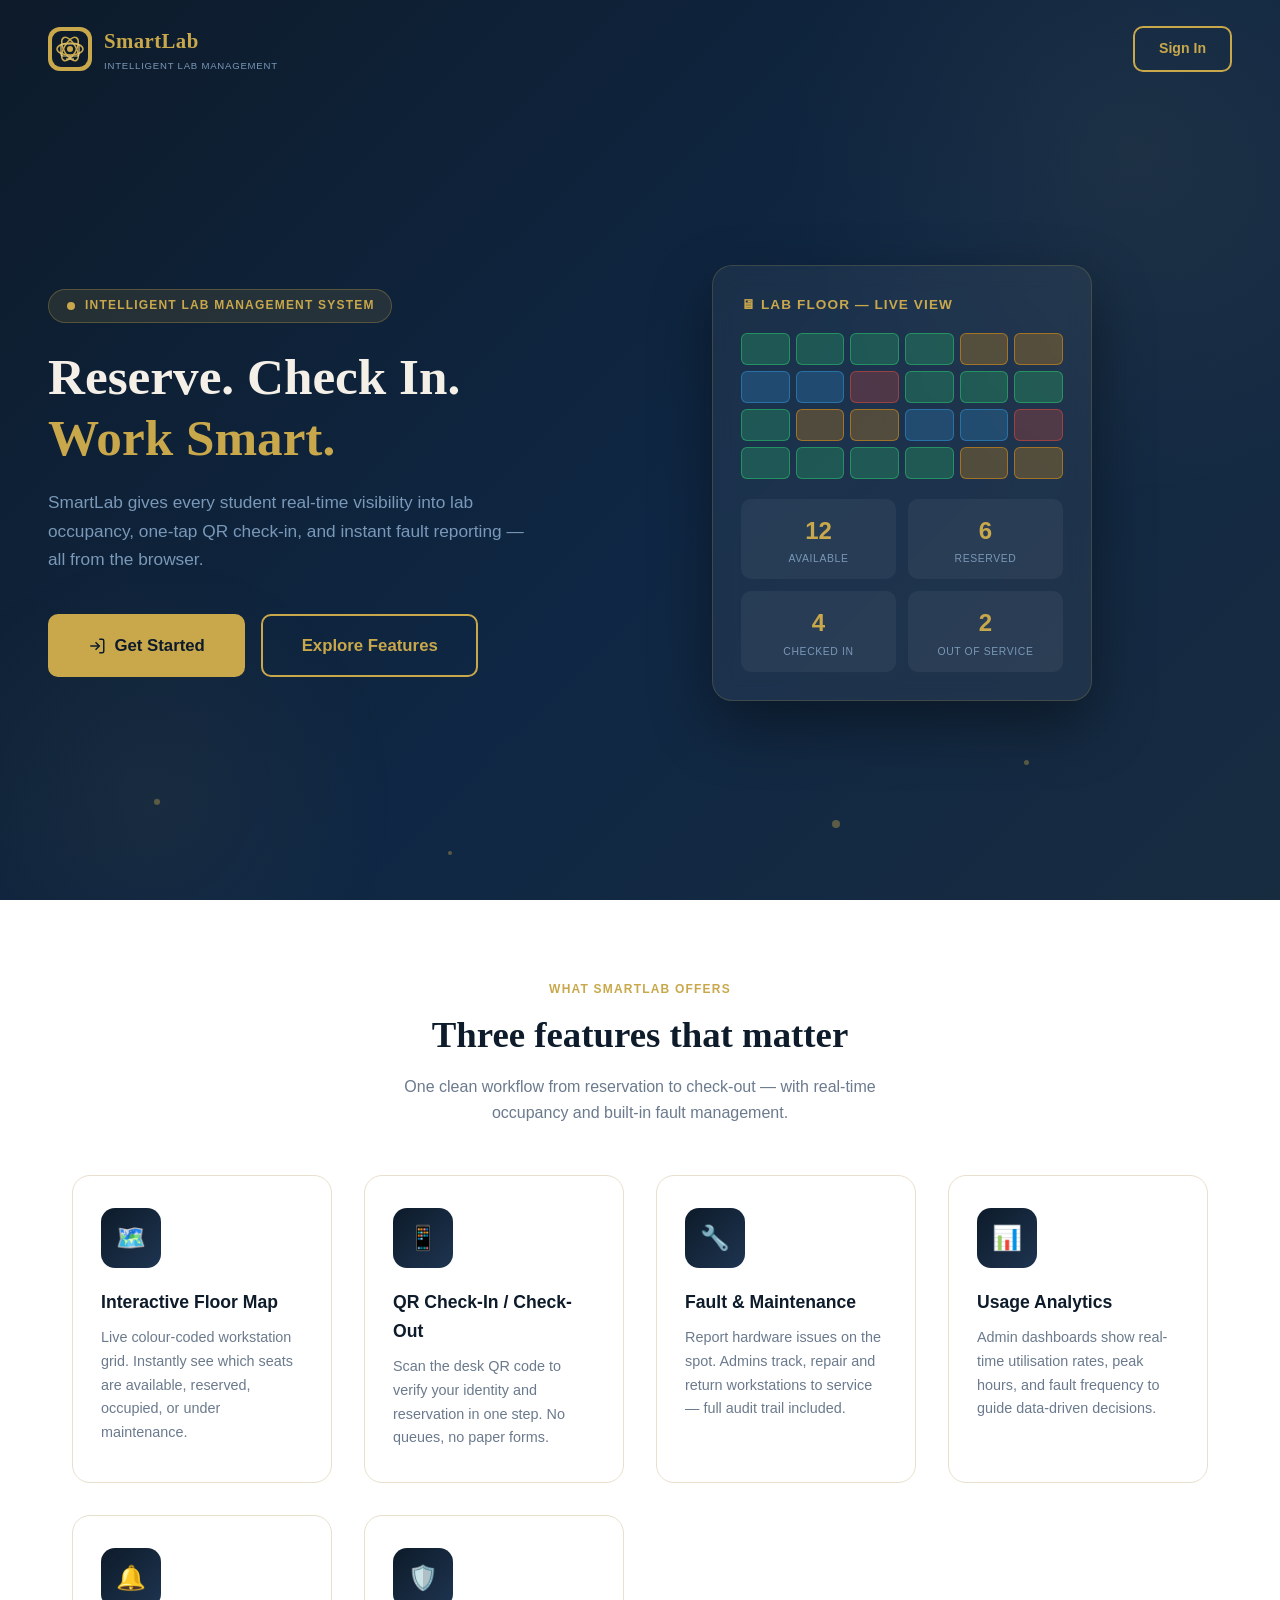
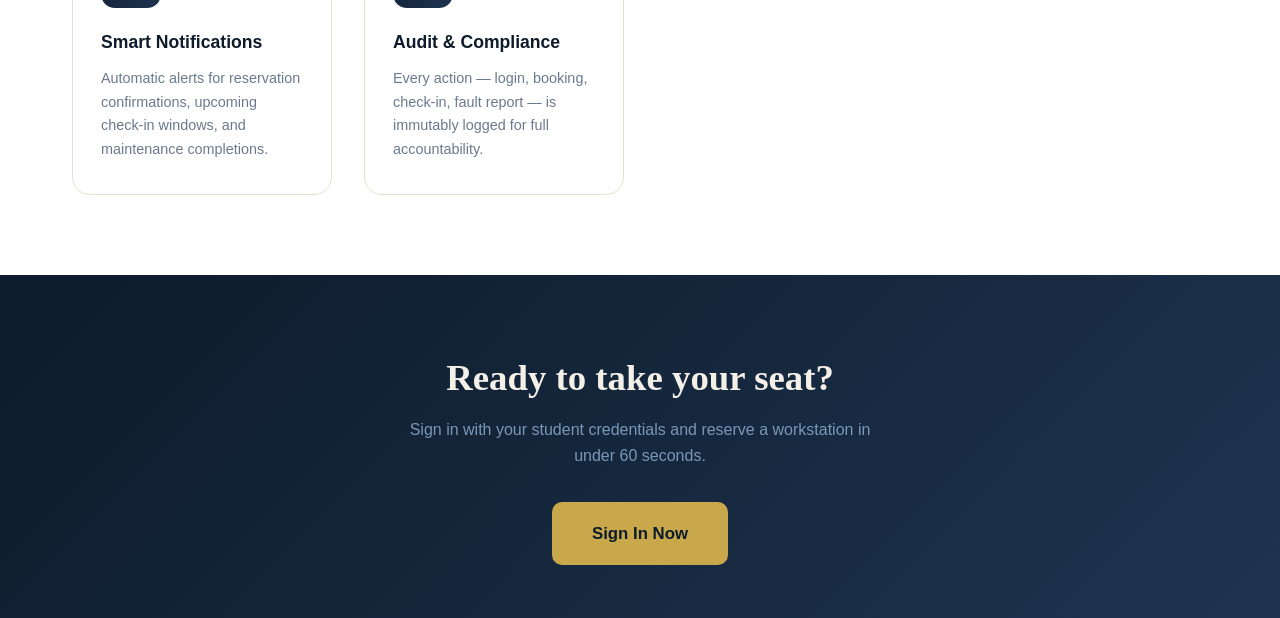
<file: pages/checkin.html>
<!DOCTYPE html>
<html lang="en">
<head>
  <meta charset="UTF-8"/>
  <meta name="viewport" content="width=device-width, initial-scale=1.0"/>
  <title>QR Check-In – SmartLab</title>
  <link rel="stylesheet" href="../css/global.css"/>
  <style>
    .checkin-card { max-width:600px; margin:0 auto; }
    .qr-scanner-area {
      background:linear-gradient(135deg,var(--navy),var(--navy-light));
      border-radius:var(--radius-lg); padding:2.5rem; text-align:center;
      color:var(--pearl); margin-bottom:1.5rem; position:relative; overflow:hidden;
    }
    .qr-scanner-area::before {
      content:''; position:absolute; inset:0;
      background:radial-gradient(circle at 50% 40%,rgba(201,168,76,0.08),transparent 70%);
    }
    .qr-frame {
      width:180px; height:180px; border:3px solid var(--gold);
      border-radius:12px; margin:0 auto 1.5rem; display:flex;
      align-items:center; justify-content:center; font-size:5rem;
      background:rgba(255,255,255,0.05); position:relative;
    }
    .qr-frame::before, .qr-frame::after {
      content:''; position:absolute;
      width:30px; height:30px; border:3px solid var(--gold-light);
    }
    .qr-frame::before { top:-3px; left:-3px; border-right:none; border-bottom:none; border-radius:4px 0 0 0; }
    .qr-frame::after  { bottom:-3px; right:-3px; border-left:none; border-top:none; border-radius:0 0 4px 0; }
    .scan-line {
      width:100%; height:2px; background:linear-gradient(90deg,transparent,var(--gold),transparent);
      animation:scanAnim 2s ease-in-out infinite;
    }
    @keyframes scanAnim { 0%{transform:translateY(-85px);} 50%{transform:translateY(85px);} 100%{transform:translateY(-85px);} }
    .session-card {
      background:linear-gradient(135deg,var(--success),#1E8A54);
      border-radius:var(--radius-lg); padding:1.75rem;
      color:white; display:flex; align-items:center; gap:1.5rem;
      box-shadow:var(--shadow-md); margin-bottom:1.5rem;
    }
    .session-icon { font-size:3rem; }
    .session-timer { font-size:1.5rem; font-weight:700; font-family:'Playfair Display',serif; }
  </style>
</head>
<body>
<header class="topbar">
  <a href="../index.html" class="topbar-brand">
    <svg width="36" height="36" viewBox="0 0 44 44" fill="none"><rect width="44" height="44" rx="12" fill="#C9A84C"/><rect x="4" y="4" width="36" height="36" rx="9" fill="#0D1B2A"/><ellipse cx="22" cy="22" rx="13" ry="6" stroke="#C9A84C" stroke-width="1.5" fill="none"/><ellipse cx="22" cy="22" rx="13" ry="6" stroke="#C9A84C" stroke-width="1.5" fill="none" transform="rotate(60 22 22)"/><ellipse cx="22" cy="22" rx="13" ry="6" stroke="#C9A84C" stroke-width="1.5" fill="none" transform="rotate(120 22 22)"/><circle cx="22" cy="22" r="3" fill="#C9A84C"/></svg>
    <div><span class="topbar-brand-name">SmartLab</span><span class="topbar-brand-sub">QR Check-In</span></div>
  </a>
  <nav class="topbar-nav">
    <a href="student-dashboard.html">Dashboard</a>
    <a href="floor-map.html">Floor Map</a>
    <a href="reservations.html">Reservations</a>
    <a href="checkin.html" class="active">Check-In</a>
    <a href="fault-report.html">Report Fault</a>
  </nav>
  <div class="topbar-actions">
    <div class="user-chip"><div class="user-avatar" id="userAvatar">AJ</div><span id="userName">Student</span></div>
    <button class="btn btn-outline btn-sm" onclick="SmartLab.logout()">Sign Out</button>
  </div>
</header>

<div class="layout">
  <aside class="sidebar">
    <div class="sidebar-section-label">Navigation</div>
    <a href="student-dashboard.html" class="sidebar-link"><svg width="18" height="18" viewBox="0 0 24 24" fill="none" stroke="currentColor" stroke-width="2"><rect x="3" y="3" width="7" height="7"/><rect x="14" y="3" width="7" height="7"/><rect x="14" y="14" width="7" height="7"/><rect x="3" y="14" width="7" height="7"/></svg>Dashboard</a>
    <a href="floor-map.html" class="sidebar-link"><svg width="18" height="18" viewBox="0 0 24 24" fill="none" stroke="currentColor" stroke-width="2"><path d="M3 9l9-7 9 7v11a2 2 0 0 1-2 2H5a2 2 0 0 1-2-2z"/></svg>Floor Map</a>
    <a href="reservations.html" class="sidebar-link"><svg width="18" height="18" viewBox="0 0 24 24" fill="none" stroke="currentColor" stroke-width="2"><rect x="3" y="4" width="18" height="18" rx="2"/></svg>My Reservations</a>
    <a href="checkin.html" class="sidebar-link active"><svg width="18" height="18" viewBox="0 0 24 24" fill="none" stroke="currentColor" stroke-width="2"><path d="M12 2L2 7l10 5 10-5-10-5z"/><path d="M2 17l10 5 10-5"/><path d="M2 12l10 5 10-5"/></svg>QR Check-In</a>
    <a href="fault-report.html" class="sidebar-link"><svg width="18" height="18" viewBox="0 0 24 24" fill="none" stroke="currentColor" stroke-width="2"><path d="M10.29 3.86L1.82 18a2 2 0 0 0 1.71 3h16.94a2 2 0 0 0 1.71-3L13.71 3.86a2 2 0 0 0-3.42 0z"/></svg>Report Fault</a>
  </aside>

  <main class="main-content">
    <div class="page-header">
      <div class="breadcrumb"><a href="../index.html">SmartLab</a> › QR Check-In</div>
      <h1>📱 QR Check-In / Check-Out</h1>
    </div>

    <div class="checkin-card">
      <!-- Active session display -->
      <div id="activeSessionCard" style="display:none;"></div>

      <!-- Scanner area -->
      <div id="scannerSection">
        <div class="qr-scanner-area">
          <div class="qr-frame">
            📷
            <div class="scan-line" style="position:absolute;top:50%;left:0;"></div>
          </div>
          <h3 style="margin-bottom:0.5rem;color:var(--gold);">Scan Workstation QR Code</h3>
          <p style="color:var(--slate-light);font-size:0.9rem;">Point your camera at the QR code on the desk, or enter it manually below.</p>
        </div>

        <!-- Manual QR input -->
        <div class="card">
          <div class="card-header"><h4>⌨️ Manual QR Entry</h4></div>
          <div class="card-body">
            <p style="font-size:0.9rem;color:var(--text-muted);margin-bottom:1.25rem;">If scanning is unavailable, enter the QR code printed on the desk label.</p>
            <div class="form-group">
              <label class="form-label">QR Code</label>
              <div style="display:flex;gap:0.75rem;">
                <input type="text" id="qrInput" class="form-control" placeholder="e.g. SL-QR-001" oninput="this.value=this.value.toUpperCase()"/>
                <button class="btn btn-primary" onclick="doCheckIn()">Check In</button>
              </div>
            </div>
            <div id="checkinAlert"></div>

            <!-- Quick QR buttons (demo) -->
            <div style="margin-top:1rem;">
              <p style="font-size:0.78rem;font-weight:600;text-transform:uppercase;letter-spacing:0.06em;color:var(--text-muted);margin-bottom:0.6rem;">Demo QR Codes:</p>
              <div style="display:flex;gap:0.5rem;flex-wrap:wrap;" id="qrButtons"></div>
            </div>
          </div>
        </div>
      </div>

      <!-- How it works -->
      <div class="card" style="margin-top:1.5rem;">
        <div class="card-header"><h4>ℹ️ How QR Check-In Works</h4></div>
        <div class="card-body">
          <div style="display:grid;grid-template-columns:repeat(auto-fit,minmax(140px,1fr));gap:1rem;">
            <div style="text-align:center;padding:1rem;">
              <div style="font-size:2rem;margin-bottom:0.5rem;">1️⃣</div>
              <div style="font-weight:600;font-size:0.9rem;color:var(--navy);">Reserve</div>
              <div style="font-size:0.8rem;color:var(--text-muted);">Book a seat in advance via Floor Map</div>
            </div>
            <div style="text-align:center;padding:1rem;">
              <div style="font-size:2rem;margin-bottom:0.5rem;">2️⃣</div>
              <div style="font-weight:600;font-size:0.9rem;color:var(--navy);">Arrive</div>
              <div style="font-size:0.8rem;color:var(--text-muted);">Go to your reserved workstation</div>
            </div>
            <div style="text-align:center;padding:1rem;">
              <div style="font-size:2rem;margin-bottom:0.5rem;">3️⃣</div>
              <div style="font-weight:600;font-size:0.9rem;color:var(--navy);">Scan</div>
              <div style="font-size:0.8rem;color:var(--text-muted);">Enter QR code to check in</div>
            </div>
            <div style="text-align:center;padding:1rem;">
              <div style="font-size:2rem;margin-bottom:0.5rem;">4️⃣</div>
              <div style="font-weight:600;font-size:0.9rem;color:var(--navy);">Check Out</div>
              <div style="font-size:0.8rem;color:var(--text-muted);">Mark done when you leave</div>
            </div>
          </div>
        </div>
      </div>
    </div>
  </main>
</div>

<div id="toast-container"></div>
<script src="../js/app.js"></script>
<script>
  let user = null, activeSession = null;
  let timer = null;

  window.onload = () => {
    user = SmartLab.requireAuth('student');
    if (!user) return;
    document.getElementById('userName').textContent = user.name;
    document.getElementById('userAvatar').textContent = user.name.split(' ').map(n=>n[0]).join('');

    // Demo QR buttons
    const qrBtns = document.getElementById('qrButtons');
    SmartLab.state.workstations.filter(w=>w.status==='available').slice(0,6).forEach(w=>{
      const btn = document.createElement('button');
      btn.className = 'btn btn-outline btn-sm';
      btn.textContent = w.qrCode;
      btn.onclick = () => { document.getElementById('qrInput').value = w.qrCode; doCheckIn(); };
      qrBtns.appendChild(btn);
    });

    checkActiveSession();
  };

  function checkActiveSession() {
    activeSession = SmartLab.state.checkIns.find(c => c.userId === user.id && !c.checkoutAt);
    if (activeSession) showSessionCard(activeSession);
  }

  function showSessionCard(session) {
    document.getElementById('scannerSection').style.display = 'none';
    const ws = SmartLab.getWorkstation(session.wsId);
    const checkinTime = new Date(session.checkinAt);
    const card = document.getElementById('activeSessionCard');
    card.style.display = 'block';
    card.innerHTML = `
      <div class="session-card">
        <div class="session-icon">✅</div>
        <div style="flex:1;">
          <div style="font-size:0.75rem;text-transform:uppercase;letter-spacing:0.08em;opacity:0.8;margin-bottom:0.25rem;">Active Session</div>
          <div style="font-size:1.3rem;font-weight:700;margin-bottom:0.3rem;">🖥 ${session.wsId}</div>
          <div style="font-size:0.85rem;opacity:0.85;">Checked in at ${checkinTime.toLocaleTimeString('en-GB',{hour:'2-digit',minute:'2-digit'})}</div>
          <div class="session-timer" id="sessionTimer">00:00:00</div>
        </div>
        <div style="display:flex;flex-direction:column;gap:0.75rem;">
          <button class="btn" style="background:white;color:var(--success);font-weight:700;" onclick="doCheckOut('${session.wsId}')">🚪 Check Out</button>
          <a href="fault-report.html?ws=${session.wsId}" class="btn" style="background:rgba(255,255,255,0.15);color:white;font-size:0.82rem;">🔧 Report Issue</a>
        </div>
      </div>
      <div class="card">
        <div class="card-body">
          <h4 style="margin-bottom:0.75rem;font-size:0.85rem;text-transform:uppercase;letter-spacing:0.06em;color:var(--text-muted);">Assets at ${session.wsId}</h4>
          <div style="display:flex;flex-wrap:wrap;gap:0.5rem;">
            ${ws ? Object.entries(ws.assets).map(([k,v])=>`<span style="background:#F4F0E8;border-radius:50px;padding:0.2rem 0.6rem;font-size:0.78rem;color:var(--text-mid);font-weight:600;">💻 ${k}: ${v}</span>`).join('') : ''}
          </div>
        </div>
      </div>`;

    // Timer
    if (timer) clearInterval(timer);
    timer = setInterval(() => {
      const elapsed = Math.floor((Date.now() - checkinTime) / 1000);
      const h = Math.floor(elapsed / 3600), m = Math.floor((elapsed%3600)/60), s = elapsed%60;
      const el = document.getElementById('sessionTimer');
      if (el) el.textContent = `${String(h).padStart(2,'0')}:${String(m).padStart(2,'0')}:${String(s).padStart(2,'0')}`;
    }, 1000);
  }

  function doCheckIn() {
    const qr = document.getElementById('qrInput').value.trim();
    if (!qr) { document.getElementById('checkinAlert').innerHTML = '<div class="alert alert-warning">Please enter a QR code.</div>'; return; }
    const result = SmartLab.checkIn(qr);
    if (result.error) {
      document.getElementById('checkinAlert').innerHTML = `<div class="alert alert-danger">❌ ${result.error}</div>`;
    } else {
      showToast(`✅ Checked in to ${result.workstation.id}!`, 'success');
      showSessionCard(result.session);
    }
  }

  function doCheckOut(wsId) {
    if (!confirm('Check out from this workstation?')) return;
    const result = SmartLab.checkOut(wsId);
    if (result.success) {
      clearInterval(timer);
      showToast('✅ Checked out successfully. Have a great day!', 'success');
      document.getElementById('activeSessionCard').style.display = 'none';
      document.getElementById('scannerSection').style.display = 'block';
      document.getElementById('qrInput').value = '';
    } else {
      showToast(result.error, 'error');
    }
  }
</script>
</body>
</html>
</file>
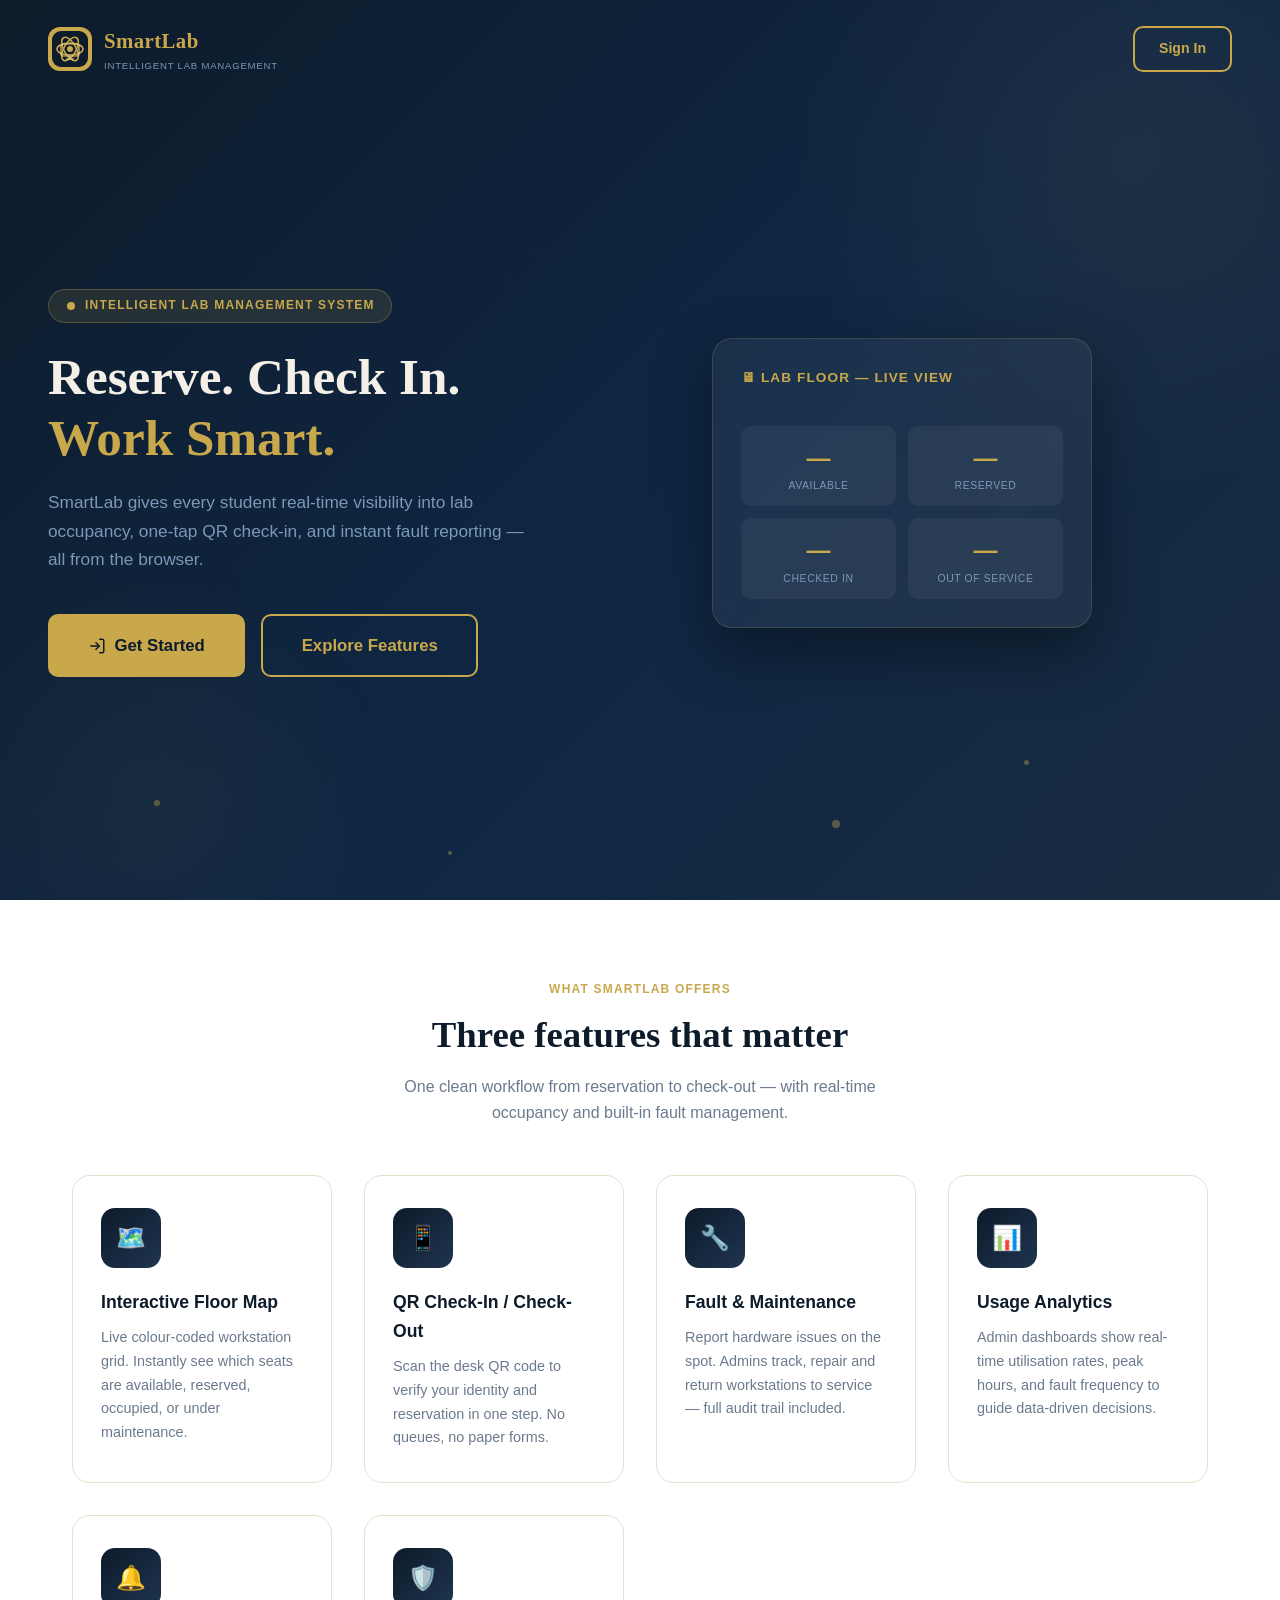
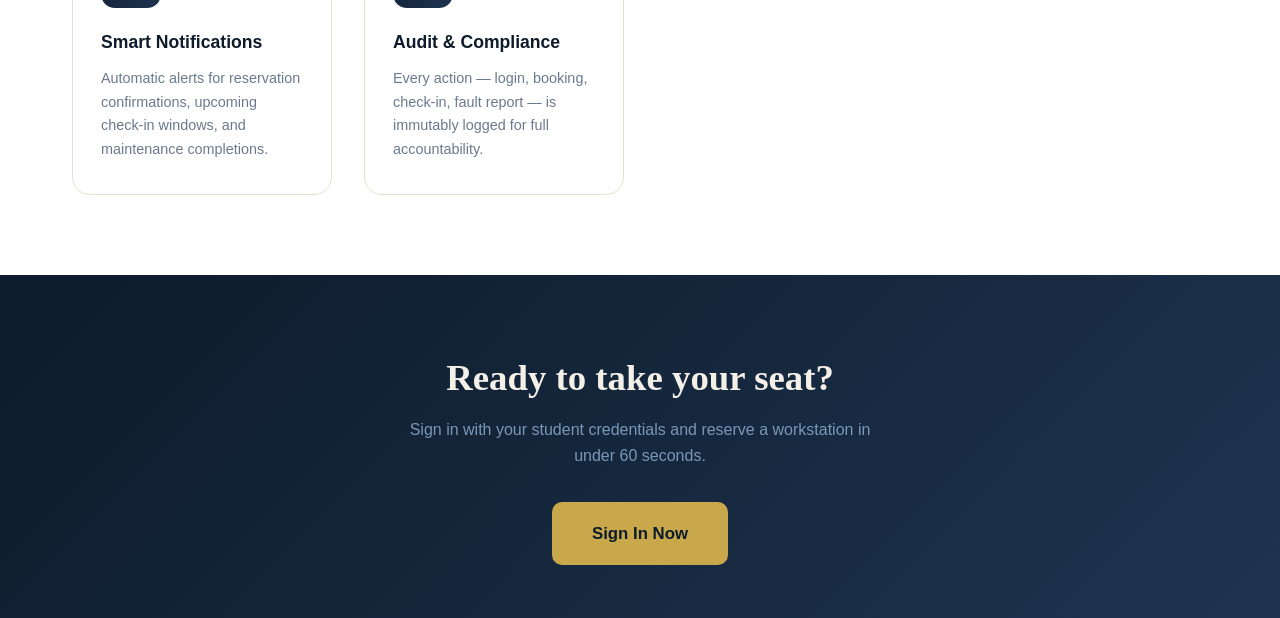
<file: pages/fault-report.html>
<!DOCTYPE html>
<html lang="en">
<head>
  <meta charset="UTF-8"/>
  <meta name="viewport" content="width=device-width, initial-scale=1.0"/>
  <title>Report Fault – SmartLab</title>
  <link rel="stylesheet" href="../css/global.css"/>
  <style>
    .severity-grid { display:grid; grid-template-columns:repeat(3,1fr); gap:0.75rem; margin-top:0.5rem; }
    .severity-btn {
      padding:0.75rem; border:2px solid var(--border); border-radius:var(--radius);
      background:var(--white); cursor:pointer; font-size:0.85rem; font-weight:600;
      text-align:center; transition:all var(--transition); color:var(--text-mid);
    }
    .severity-btn:hover { transform:translateY(-2px); }
    .severity-btn.selected-low    { border-color:#27AE60; background:#D4EDD9; color:#1A5C2E; }
    .severity-btn.selected-medium { border-color:#F39C12; background:#FEF9E7; color:#7A5000; }
    .severity-btn.selected-high   { border-color:#E74C3C; background:#FDEDEC; color:#721C24; }
    .my-fault { background:var(--white); border-radius:var(--radius); padding:1.1rem 1.25rem; margin-bottom:0.75rem; border:1px solid #E8E0CC; border-left:4px solid var(--gold); }
    .my-fault.open        { border-left-color:#E74C3C; }
    .my-fault.in_progress { border-left-color:#F39C12; }
    .my-fault.resolved    { border-left-color:#27AE60; }
    .severity-dot { display:inline-block; width:8px; height:8px; border-radius:50%; margin-right:5px; }
    .sev-low    { background:#27AE60; }
    .sev-medium { background:#F39C12; }
    .sev-high   { background:#E74C3C; }
  </style>
</head>
<body>
<header class="topbar">
  <a href="../index.html" class="topbar-brand">
    <svg width="36" height="36" viewBox="0 0 44 44" fill="none"><rect width="44" height="44" rx="12" fill="#C9A84C"/><rect x="4" y="4" width="36" height="36" rx="9" fill="#0D1B2A"/><ellipse cx="22" cy="22" rx="13" ry="6" stroke="#C9A84C" stroke-width="1.5" fill="none"/><ellipse cx="22" cy="22" rx="13" ry="6" stroke="#C9A84C" stroke-width="1.5" fill="none" transform="rotate(60 22 22)"/><ellipse cx="22" cy="22" rx="13" ry="6" stroke="#C9A84C" stroke-width="1.5" fill="none" transform="rotate(120 22 22)"/><circle cx="22" cy="22" r="3" fill="#C9A84C"/></svg>
    <div><span class="topbar-brand-name">SmartLab</span><span class="topbar-brand-sub">Report Fault</span></div>
  </a>
  <nav class="topbar-nav">
    <a href="student-dashboard.html">Dashboard</a>
    <a href="floor-map.html">Floor Map</a>
    <a href="reservations.html">Reservations</a>
    <a href="checkin.html">Check-In</a>
    <a href="fault-report.html" class="active">Report Fault</a>
  </nav>
  <div class="topbar-actions">
    <div class="user-chip"><div class="user-avatar" id="userAvatar">AJ</div><span id="userName">Student</span></div>
    <button class="btn btn-outline btn-sm" onclick="SmartLab.logout()">Sign Out</button>
  </div>
</header>

<div class="layout">
  <aside class="sidebar">
    <div class="sidebar-section-label">Navigation</div>
    <a href="student-dashboard.html" class="sidebar-link"><svg width="18" height="18" viewBox="0 0 24 24" fill="none" stroke="currentColor" stroke-width="2"><rect x="3" y="3" width="7" height="7"/><rect x="14" y="3" width="7" height="7"/><rect x="14" y="14" width="7" height="7"/><rect x="3" y="14" width="7" height="7"/></svg>Dashboard</a>
    <a href="floor-map.html" class="sidebar-link"><svg width="18" height="18" viewBox="0 0 24 24" fill="none" stroke="currentColor" stroke-width="2"><path d="M3 9l9-7 9 7v11a2 2 0 0 1-2 2H5a2 2 0 0 1-2-2z"/></svg>Floor Map</a>
    <a href="reservations.html" class="sidebar-link"><svg width="18" height="18" viewBox="0 0 24 24" fill="none" stroke="currentColor" stroke-width="2"><rect x="3" y="4" width="18" height="18" rx="2"/></svg>My Reservations</a>
    <a href="checkin.html" class="sidebar-link"><svg width="18" height="18" viewBox="0 0 24 24" fill="none" stroke="currentColor" stroke-width="2"><path d="M12 2L2 7l10 5 10-5-10-5z"/></svg>QR Check-In</a>
    <a href="fault-report.html" class="sidebar-link active"><svg width="18" height="18" viewBox="0 0 24 24" fill="none" stroke="currentColor" stroke-width="2"><path d="M10.29 3.86L1.82 18a2 2 0 0 0 1.71 3h16.94a2 2 0 0 0 1.71-3L13.71 3.86a2 2 0 0 0-3.42 0z"/><line x1="12" y1="9" x2="12" y2="13"/><line x1="12" y1="17" x2="12.01" y2="17"/></svg>Report Fault</a>
  </aside>

  <main class="main-content">
    <div class="page-header">
      <div class="breadcrumb"><a href="../index.html">SmartLab</a> › Report Fault</div>
      <h1>🔧 Report a Fault</h1>
      <p style="color:var(--text-muted);font-size:0.9rem;">Help us keep the lab running smoothly. All reports are reviewed within 24 hours.</p>
    </div>

    <div style="display:grid;grid-template-columns:1fr 1fr;gap:2rem;align-items:start;" class="fault-cols">
      <!-- Form -->
      <div class="card">
        <div class="card-header"><h4>⚠️ Submit Fault Report</h4></div>
        <div class="card-body">
          <form id="faultForm" onsubmit="submitFault(event)">
            <div class="form-group">
              <label class="form-label">Workstation</label>
              <select id="faultWs" class="form-control" required>
                <option value="">Select workstation…</option>
              </select>
            </div>
            <div class="form-group">
              <label class="form-label">Severity</label>
              <div class="severity-grid">
                <button type="button" class="severity-btn" onclick="setSeverity('low',this)">🟢<br/>Low<br/><small>Minor cosmetic</small></button>
                <button type="button" class="severity-btn" onclick="setSeverity('medium',this)">🟡<br/>Medium<br/><small>Partial function</small></button>
                <button type="button" class="severity-btn" onclick="setSeverity('high',this)">🔴<br/>High<br/><small>Unusable</small></button>
              </div>
              <input type="hidden" id="severity"/>
            </div>
            <div class="form-group">
              <label class="form-label">Component Affected</label>
              <select id="component" class="form-control">
                <option value="">Select component…</option>
                <option>Computer / CPU</option>
                <option>Monitor / Display</option>
                <option>Keyboard</option>
                <option>Mouse</option>
                <option>Desk / Chair</option>
                <option>Network / Internet</option>
                <option>Power / Outlet</option>
                <option>Other</option>
              </select>
            </div>
            <div class="form-group">
              <label class="form-label">Description</label>
              <textarea id="faultDesc" class="form-control" rows="4" placeholder="Describe the issue in detail…" required style="resize:vertical;"></textarea>
            </div>
            <div id="faultAlert"></div>
            <button type="submit" class="btn btn-primary w-full" style="justify-content:center;">Submit Report</button>
          </form>
        </div>
      </div>

      <!-- My Reports -->
      <div>
        <h3 style="font-size:1rem;font-weight:700;color:var(--navy);margin-bottom:1rem;">📋 My Fault Reports</h3>
        <div id="myFaultsList"></div>
      </div>
    </div>
  </main>
</div>

<div id="toast-container"></div>
<script src="../js/app.js"></script>
<script>
  let user = null, selectedSeverity = null;

  window.onload = () => {
    user = SmartLab.requireAuth('student');
    if (!user) return;
    document.getElementById('userName').textContent = user.name;
    document.getElementById('userAvatar').textContent = user.name.split(' ').map(n=>n[0]).join('');

    // Populate workstations
    const sel = document.getElementById('faultWs');
    SmartLab.state.workstations.forEach(w=>{
      const opt = document.createElement('option');
      opt.value = w.id; opt.textContent = `${w.id} (${w.status})`;
      sel.appendChild(opt);
    });

    // Check URL param for pre-selected WS
    const params = new URLSearchParams(location.search);
    const wsParam = params.get('ws');
    if (wsParam) sel.value = wsParam;

    renderMyFaults();
    if (window.innerWidth < 768) document.querySelector('.fault-cols').style.gridTemplateColumns='1fr';
  };

  function setSeverity(level, btn) {
    selectedSeverity = level;
    document.getElementById('severity').value = level;
    document.querySelectorAll('.severity-btn').forEach(b => { b.className = 'severity-btn'; });
    btn.classList.add(`selected-${level}`);
  }

  function submitFault(e) {
    e.preventDefault();
    if (!selectedSeverity) {
      document.getElementById('faultAlert').innerHTML = '<div class="alert alert-warning">Please select a severity level.</div>';
      return;
    }
    const wsId = document.getElementById('faultWs').value;
    const component = document.getElementById('component').value;
    const desc = document.getElementById('faultDesc').value.trim();
    const fullDesc = component ? `[${component}] ${desc}` : desc;

    const result = SmartLab.createFaultReport(wsId, fullDesc, selectedSeverity);
    if (result.success) {
      document.getElementById('faultAlert').innerHTML = '';
      document.getElementById('faultForm').reset();
      selectedSeverity = null;
      document.querySelectorAll('.severity-btn').forEach(b=>b.className='severity-btn');
      showToast('✅ Fault report submitted. Thank you!', 'success');
      renderMyFaults();
    } else {
      document.getElementById('faultAlert').innerHTML = `<div class="alert alert-danger">${result.error}</div>`;
    }
  }

  function renderMyFaults() {
    const myFaults = SmartLab.state.faultReports.filter(f=>f.userId===user.id);
    const container = document.getElementById('myFaultsList');
    container.innerHTML = myFaults.length ? myFaults.reverse().map(f=>`
      <div class="my-fault ${f.status}">
        <div style="display:flex;align-items:center;justify-content:space-between;margin-bottom:0.4rem;">
          <strong>${f.wsId}</strong>
          <div>${statusBadge(f.status)}</div>
        </div>
        <p style="font-size:0.85rem;color:var(--text-mid);">${f.description}</p>
        <div style="margin-top:0.4rem;font-size:0.75rem;color:var(--text-muted);">
          <span class="severity-dot sev-${f.severity}"></span>${f.severity} · ${formatDate(f.createdAt)}
        </div>
      </div>`).join('')
      : '<p style="color:var(--text-muted);font-size:0.9rem;">No fault reports submitted yet.</p>';
  }
</script>
</body>
</html>
</file>
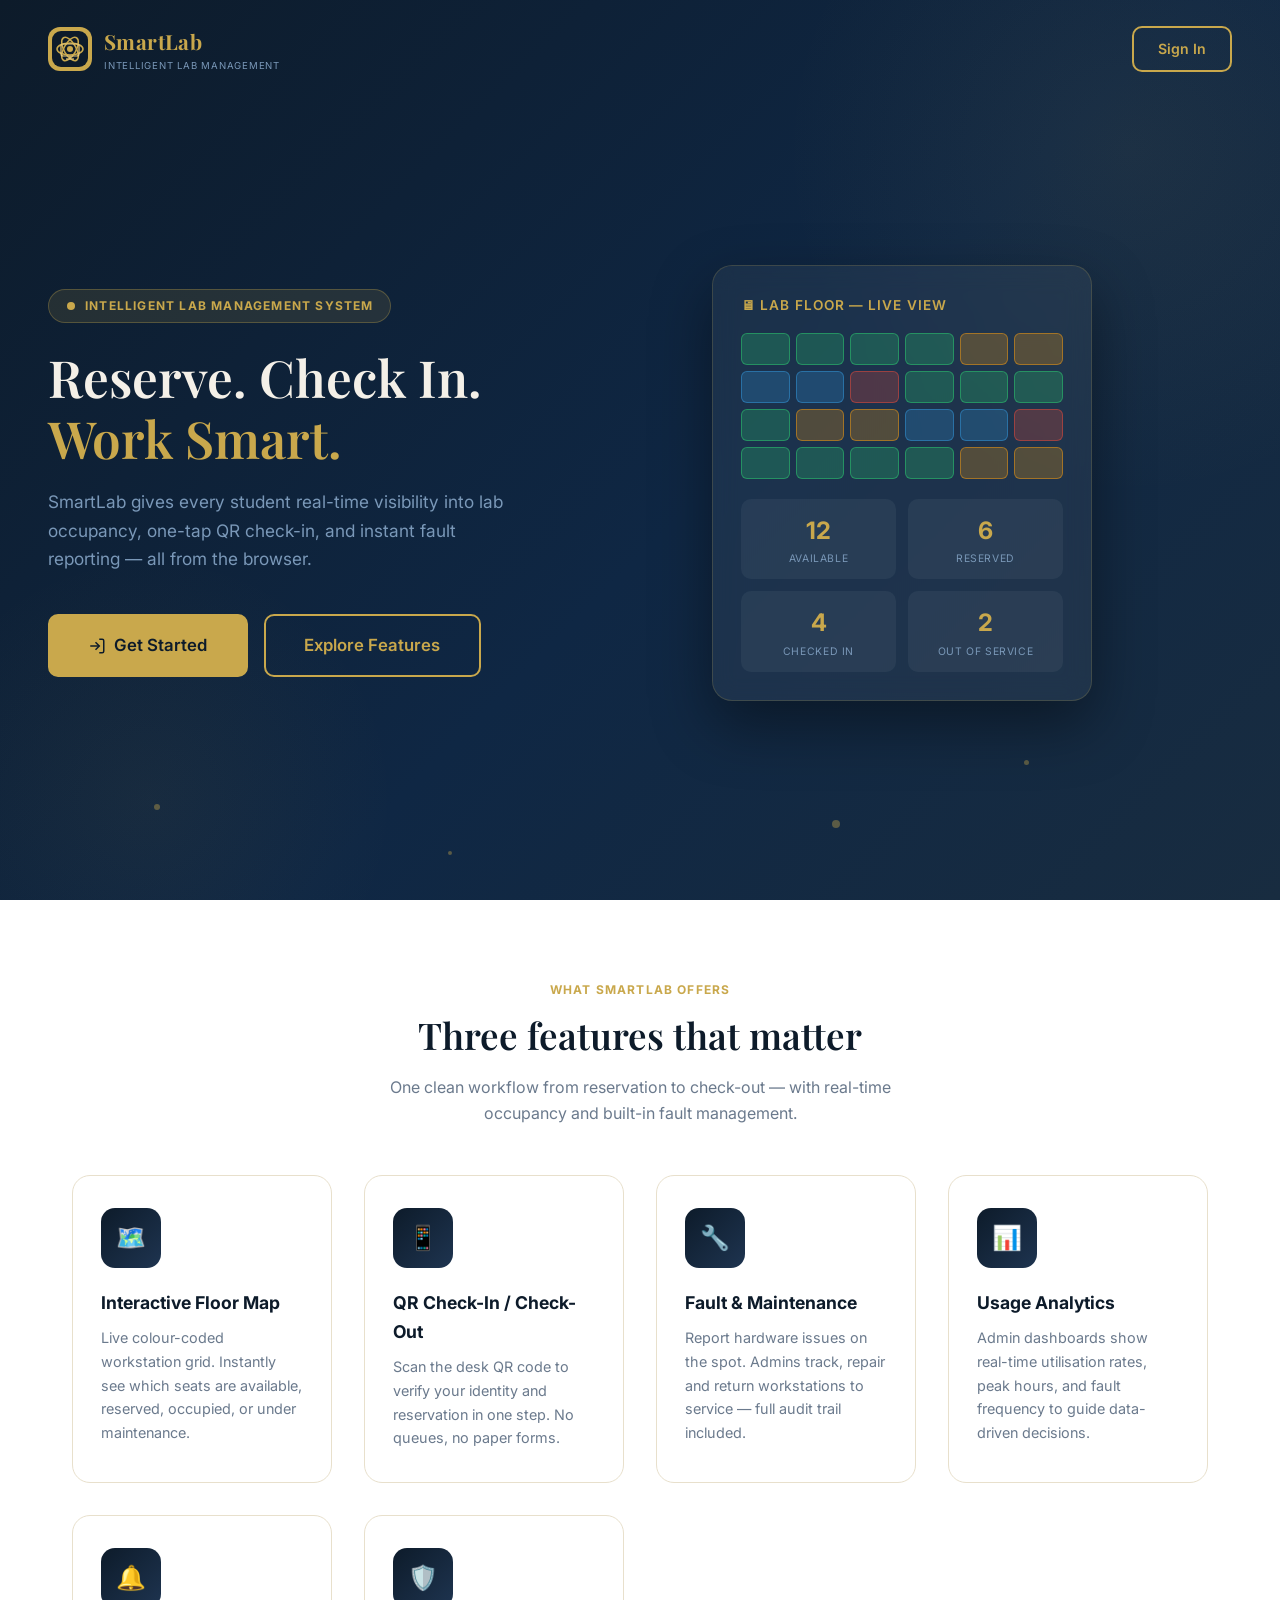
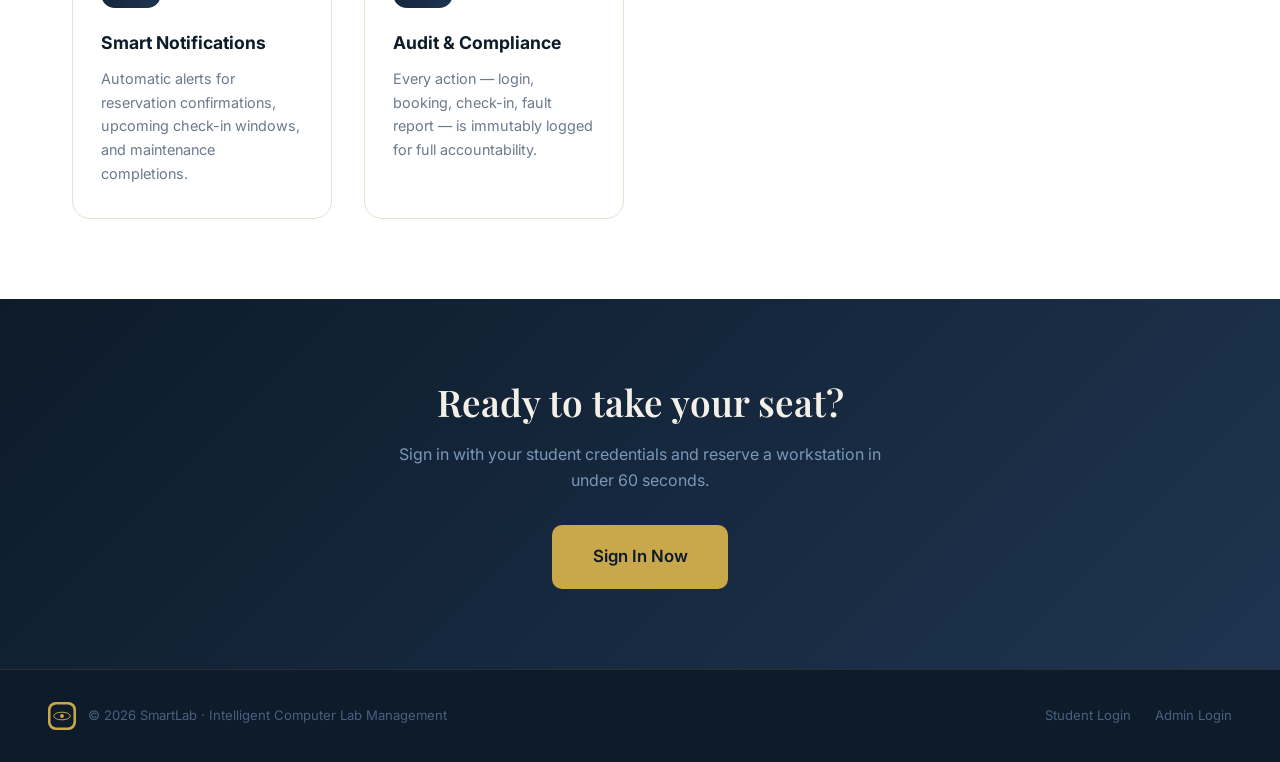
<file: pages/floor-map.html>
<!DOCTYPE html>
<html lang="en">
<head>
  <meta charset="UTF-8"/>
  <meta name="viewport" content="width=device-width, initial-scale=1.0"/>
  <title>Floor Map – SmartLab</title>
  <link rel="stylesheet" href="../css/global.css"/>
  <style>
    .row-label { font-size:0.72rem; font-weight:700; color:var(--text-muted); margin-bottom:0.6rem; letter-spacing:0.06em; text-transform:uppercase; }
    .ws-row {
      display: flex;
      flex-direction: row;   /* ← force horizontal */
      flex-wrap: nowrap;     /* ← keep all cells in one line per row */
      gap: 0.65rem;
      margin-bottom: 1rem;
      padding-bottom: 1rem;
      border-bottom: 1px dashed #EDE9DF;
      overflow-x: auto;      /* ← scroll on very small screens */
    }
    .ws-row:last-child { border-bottom: none; }
    .workstation-cell {
      flex: 0 0 100px;        /* ← fixed width, never shrink */
      min-height: 90px;
    }
    .ws-detail-row { display:flex; gap:0.5rem; flex-wrap:wrap; margin-top:0.5rem; }
    .asset-pill { background:#F4F0E8; border-radius:50px; padding:0.2rem 0.6rem; font-size:0.72rem; color:var(--text-muted); font-weight:600; }
    .filter-bar { display:flex; gap:0.75rem; flex-wrap:wrap; margin-bottom:1.5rem; align-items:center; }
    .filter-btn { padding:0.45rem 1rem; border:1.5px solid var(--border); border-radius:50px; background:var(--white); font-size:0.82rem; font-weight:600; cursor:pointer; transition:all var(--transition); color:var(--text-mid); }
    .filter-btn:hover, .filter-btn.active { border-color:var(--gold); color:var(--navy); background:var(--gold-pale); }
  </style>
</head>
<body>

<header class="topbar">
  <a href="../index.html" class="topbar-brand">
    <svg width="36" height="36" viewBox="0 0 44 44" fill="none"><rect width="44" height="44" rx="12" fill="#C9A84C"/><rect x="4" y="4" width="36" height="36" rx="9" fill="#0D1B2A"/><ellipse cx="22" cy="22" rx="13" ry="6" stroke="#C9A84C" stroke-width="1.5" fill="none"/><ellipse cx="22" cy="22" rx="13" ry="6" stroke="#C9A84C" stroke-width="1.5" fill="none" transform="rotate(60 22 22)"/><ellipse cx="22" cy="22" rx="13" ry="6" stroke="#C9A84C" stroke-width="1.5" fill="none" transform="rotate(120 22 22)"/><circle cx="22" cy="22" r="3" fill="#C9A84C"/></svg>
    <div><span class="topbar-brand-name">SmartLab</span><span class="topbar-brand-sub">Floor Map</span></div>
  </a>
  <nav class="topbar-nav">
    <a href="student-dashboard.html">Dashboard</a>
    <a href="floor-map.html" class="active">Floor Map</a>
    <a href="reservations.html">Reservations</a>
    <a href="checkin.html">Check-In</a>
    <a href="fault-report.html">Report Fault</a>
  </nav>
  <div class="topbar-actions">
    <div class="user-chip">
      <div class="user-avatar" id="userAvatar">AJ</div>
      <span id="userName">Student</span>
    </div>
    <button class="btn btn-outline btn-sm" onclick="SmartLab.logout()">Sign Out</button>
  </div>
</header>

<div class="layout">
  <aside class="sidebar">
    <div class="sidebar-section-label">Navigation</div>
    <a href="student-dashboard.html" class="sidebar-link"><svg width="18" height="18" viewBox="0 0 24 24" fill="none" stroke="currentColor" stroke-width="2"><rect x="3" y="3" width="7" height="7"/><rect x="14" y="3" width="7" height="7"/><rect x="14" y="14" width="7" height="7"/><rect x="3" y="14" width="7" height="7"/></svg>Dashboard</a>
    <a href="floor-map.html" class="sidebar-link active"><svg width="18" height="18" viewBox="0 0 24 24" fill="none" stroke="currentColor" stroke-width="2"><path d="M3 9l9-7 9 7v11a2 2 0 0 1-2 2H5a2 2 0 0 1-2-2z"/><polyline points="9,22 9,12 15,12 15,22"/></svg>Floor Map</a>
    <a href="reservations.html" class="sidebar-link"><svg width="18" height="18" viewBox="0 0 24 24" fill="none" stroke="currentColor" stroke-width="2"><rect x="3" y="4" width="18" height="18" rx="2"/><line x1="16" y1="2" x2="16" y2="6"/><line x1="8" y1="2" x2="8" y2="6"/><line x1="3" y1="10" x2="21" y2="10"/></svg>My Reservations</a>
    <a href="checkin.html" class="sidebar-link"><svg width="18" height="18" viewBox="0 0 24 24" fill="none" stroke="currentColor" stroke-width="2"><path d="M12 2L2 7l10 5 10-5-10-5z"/><path d="M2 17l10 5 10-5"/><path d="M2 12l10 5 10-5"/></svg>QR Check-In</a>
    <a href="fault-report.html" class="sidebar-link"><svg width="18" height="18" viewBox="0 0 24 24" fill="none" stroke="currentColor" stroke-width="2"><path d="M10.29 3.86L1.82 18a2 2 0 0 0 1.71 3h16.94a2 2 0 0 0 1.71-3L13.71 3.86a2 2 0 0 0-3.42 0z"/><line x1="12" y1="9" x2="12" y2="13"/><line x1="12" y1="17" x2="12.01" y2="17"/></svg>Report Fault</a>
  </aside>

  <main class="main-content">
    <div class="page-header">
      <div class="breadcrumb"><a href="../index.html">SmartLab</a> › <a href="student-dashboard.html">Dashboard</a> › Floor Map</div>
      <h1>🗺️ Interactive Floor Map</h1>
      <p style="color:var(--text-muted);font-size:0.9rem;">Click any available workstation to view details or reserve it.</p>
    </div>

    <!-- Filter bar -->
    <div class="filter-bar">
      <span style="font-size:0.85rem;font-weight:600;color:var(--text-mid);">Filter:</span>
      <button class="filter-btn active" data-filter="all"       onclick="filterMap('all',this)">All</button>
      <button class="filter-btn"        data-filter="available"  onclick="filterMap('available',this)">🟢 Available</button>
      <button class="filter-btn"        data-filter="reserved"   onclick="filterMap('reserved',this)">🟡 Reserved</button>
      <button class="filter-btn"        data-filter="checkedin"  onclick="filterMap('checkedin',this)">🔵 Checked In</button>
      <button class="filter-btn"        data-filter="outofsvc"   onclick="filterMap('outofsvc',this)">🔴 Out of Service</button>
      <button class="btn btn-outline btn-sm" onclick="renderMap()" style="margin-left:auto;">🔄 Refresh</button>
    </div>

    <!-- Legend -->
    <div class="floor-map-container">
      <div class="floor-map-legend">
        <div class="legend-item"><span class="legend-dot legend-available"></span>Available</div>
        <div class="legend-item"><span class="legend-dot legend-reserved"></span>Reserved</div>
        <div class="legend-item"><span class="legend-dot legend-checkedin"></span>Checked In</div>
        <div class="legend-item"><span class="legend-dot legend-outofsvc"></span>Out of Service</div>
        <div style="margin-left:auto;font-size:0.82rem;color:var(--text-muted);">
          Total: <strong id="totalCount">24</strong> &nbsp;|&nbsp;
          Available: <strong id="availCount">0</strong>
        </div>
      </div>

      <!-- Map rows -->
      <div id="floorMap"></div>
    </div>
  </main>
</div>

<!-- Workstation Detail Modal -->
<div class="modal-overlay" id="wsModal">
  <div class="modal">
    <div class="modal-header">
      <h3 id="wsModalTitle">Workstation Details</h3>
      <button class="modal-close" onclick="closeModal('wsModal')">✕</button>
    </div>
    <div id="wsModalBody"></div>
    <div id="wsModalActions" style="display:flex;gap:0.75rem;margin-top:1.5rem;flex-wrap:wrap;"></div>
  </div>
</div>

<!-- Reserve Modal -->
<div class="modal-overlay" id="reserveModal">
  <div class="modal">
    <div class="modal-header">
      <h3>📅 Reserve Workstation <span id="reserveWsId"></span></h3>
      <button class="modal-close" onclick="closeModal('reserveModal')">✕</button>
    </div>
    <form id="reserveForm" onsubmit="submitReservation(event)">
      <div class="form-group">
        <label class="form-label">Date</label>
        <input type="date" id="resDate" class="form-control" required/>
      </div>
      <div class="form-group">
        <label class="form-label">Time Slot</label>
        <select id="resSlot" class="form-control" required>
          <option value="">Select a slot…</option>
          <option>08:00–10:00</option>
          <option>10:00–12:00</option>
          <option>12:00–14:00</option>
          <option>14:00–16:00</option>
          <option>16:00–18:00</option>
          <option>18:00–20:00</option>
        </select>
      </div>
      <div id="reserveAlert"></div>
      <button type="submit" class="btn btn-primary w-full" style="justify-content:center;">Confirm Reservation</button>
    </form>
  </div>
</div>

<div id="toast-container"></div>
<script src="../js/app.js"></script>
<script>
  let user = null, currentFilter = 'all', selectedWsId = null;

  window.onload = () => {
    user = SmartLab.requireAuth();
    if (!user) return;
    document.getElementById('userName').textContent = user.name;
    document.getElementById('userAvatar').textContent = user.name.split(' ').map(n=>n[0]).join('');
    document.getElementById('resDate').min = new Date().toISOString().split('T')[0];
    document.getElementById('resDate').value = new Date().toISOString().split('T')[0];

    // ← Pick up ?filter=available from dashboard card click
    const urlFilter = new URLSearchParams(location.search).get('filter');
    if (urlFilter) {
      currentFilter = urlFilter;
      document.querySelectorAll('.filter-btn').forEach(b => {
        b.classList.toggle('active', b.dataset.filter === urlFilter);
      });
    }
    renderMap();
  };

  function renderMap() {
    const ws = SmartLab.state.workstations;

    // Group by row number
    const rows = {};
    ws.forEach(w => { if (!rows[w.row]) rows[w.row] = []; rows[w.row].push(w); });

    const mapEl = document.getElementById('floorMap');
    mapEl.innerHTML = '';

    const statusClass = { available:'ws-available', reserved:'ws-reserved', checkedin:'ws-checkedin', outofsvc:'ws-outofsvc' };
    const statusIcon  = { available:'🟢', reserved:'🟡', checkedin:'🔵', outofsvc:'🔴' };

    Object.keys(rows).sort((a,b) => Number(a)-Number(b)).forEach(rowNum => {
      // Wrapper div for each row
      const rowWrapper = document.createElement('div');
      rowWrapper.style.marginBottom = '0';

      // Row label
      const label = document.createElement('div');
      label.className = 'row-label';
      label.textContent = `Row ${rowNum}`;
      rowWrapper.appendChild(label);

      // Horizontal flex container for the cells
      const rowStrip = document.createElement('div');
      rowStrip.className = 'ws-row';
      rowStrip.id = `row-${rowNum}`;

      rows[rowNum].forEach(w => {
        // Skip filtered-out cells
        if (currentFilter !== 'all' && w.status !== currentFilter) return;

        const cell = document.createElement('div');
        cell.className = `workstation-cell ${statusClass[w.status] || 'ws-available'}`;
        cell.title = `${w.id} — ${w.status}`;
        cell.onclick = () => showWsDetail(w.id);
        cell.innerHTML = `
          <div class="ws-icon">${statusIcon[w.status] || '⬜'}</div>
          <div>${w.id}</div>
          <div style="font-size:0.65rem;opacity:0.75;">${
            w.status === 'checkedin' ? 'In Use'
            : w.status === 'outofsvc' ? 'OOS'
            : w.status.charAt(0).toUpperCase() + w.status.slice(1)
          }</div>`;
        rowStrip.appendChild(cell);
      });

      rowWrapper.appendChild(rowStrip);
      mapEl.appendChild(rowWrapper);
    });

    const avail = ws.filter(w => w.status === 'available').length;
    document.getElementById('availCount').textContent = avail;
  }

  function filterMap(filter, btn) {
    currentFilter = filter;
    document.querySelectorAll('.filter-btn').forEach(b=>b.classList.remove('active'));
    btn.classList.add('active');
    renderMap();
  }

  function showWsDetail(wsId) {
    selectedWsId = wsId;
    const ws = SmartLab.getWorkstation(wsId);
    if (!ws) return;
    document.getElementById('wsModalTitle').textContent = `🖥 ${ws.id}`;
    const statusColors = { available:'#2ECC71', reserved:'#F39C12', checkedin:'#3498DB', outofsvc:'#E74C3C' };
    document.getElementById('wsModalBody').innerHTML = `
      <div style="display:flex;align-items:center;gap:1rem;margin-bottom:1.25rem;">
        ${statusBadge(ws.status)}
        <span style="font-size:0.85rem;color:var(--text-muted);">QR: <code>${ws.qrCode}</code></span>
      </div>
      <h4 style="font-size:0.85rem;font-weight:700;text-transform:uppercase;letter-spacing:0.06em;color:var(--text-muted);margin-bottom:0.75rem;">Assets Bundle</h4>
      <div class="ws-detail-row">
        ${Object.entries(ws.assets).map(([k,v])=>`<span class="asset-pill">💻 ${k}: ${v}</span>`).join('')}
      </div>
      <div style="margin-top:1.25rem;">
        <h4 style="font-size:0.85rem;font-weight:700;text-transform:uppercase;letter-spacing:0.06em;color:var(--text-muted);margin-bottom:0.75rem;">Location</h4>
        <p style="font-size:0.9rem;color:var(--text-mid);">Row ${ws.row}, Column ${ws.col}</p>
      </div>`;

    const actions = document.getElementById('wsModalActions');
    actions.innerHTML = '';
    if (ws.status === 'available') {
      actions.innerHTML += `<button class="btn btn-primary" onclick="openReserveModal('${ws.id}')">📅 Reserve This Seat</button>`;
    }
    if (ws.status === 'reserved') {
      actions.innerHTML += `<span style="font-size:0.9rem;color:var(--text-muted);">This seat is reserved. Check back later or choose another.</span>`;
    }
    if (ws.status !== 'outofsvc') {
      actions.innerHTML += `<a href="fault-report.html?ws=${ws.id}" class="btn btn-outline">🔧 Report Fault</a>`;
    }
    openModal('wsModal');
  }

  function openReserveModal(wsId) {
    closeModal('wsModal');
    document.getElementById('reserveWsId').textContent = wsId;
    selectedWsId = wsId;
    document.getElementById('reserveAlert').innerHTML = '';
    openModal('reserveModal');
  }

  function submitReservation(e) {
    e.preventDefault();
    const result = SmartLab.createReservation(
      user.id, selectedWsId,
      document.getElementById('resDate').value,
      document.getElementById('resSlot').value
    );
    if (result.error) {
      document.getElementById('reserveAlert').innerHTML = `<div class="alert alert-danger">${result.error}</div>`;
    } else {
      closeModal('reserveModal');
      showToast(`✅ Reserved ${selectedWsId} successfully!`, 'success');
      renderMap();
    }
  }
</script>
</body>
</html>
</file>
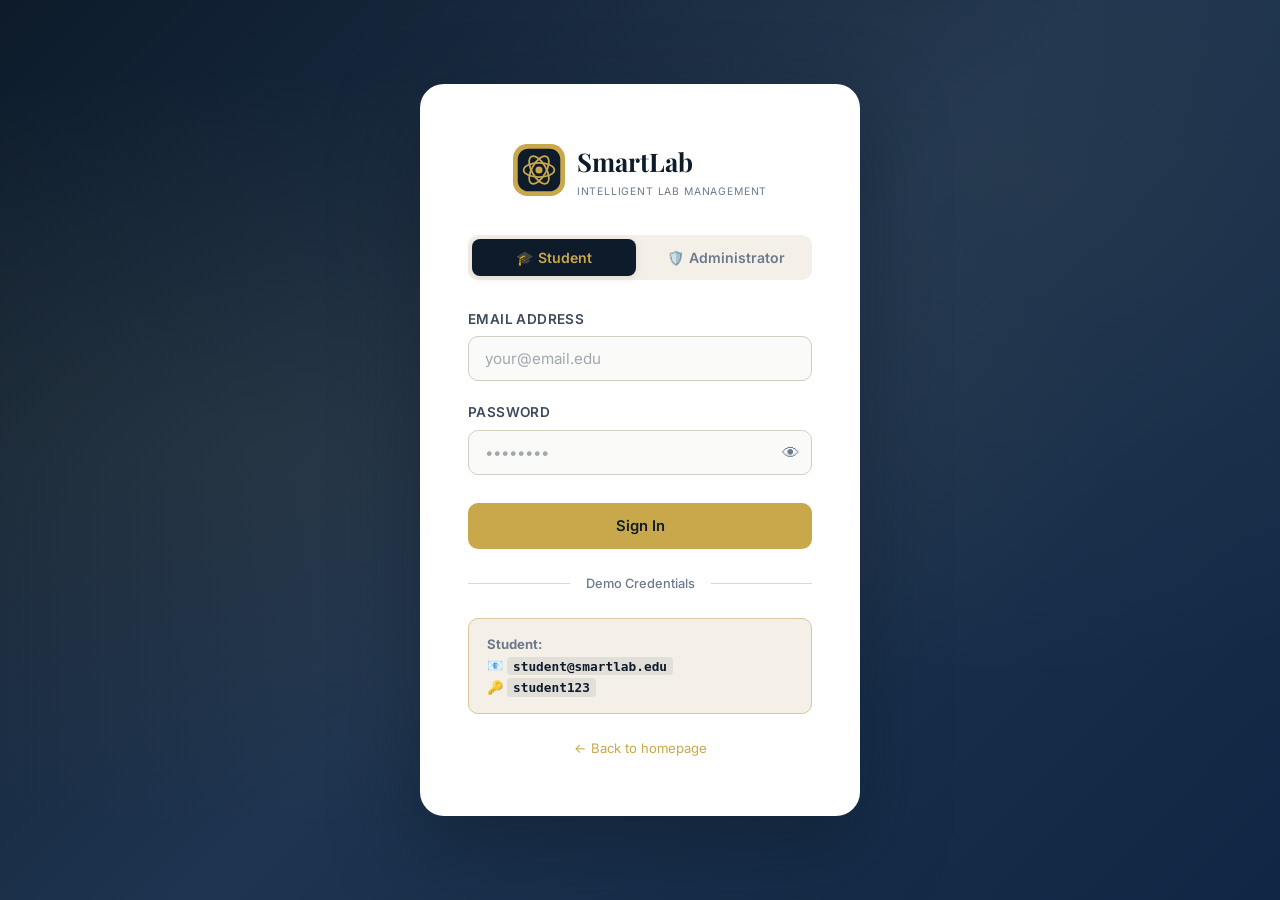
<file: pages/login.html>
<!DOCTYPE html>
<html lang="en">
<head>
  <meta charset="UTF-8"/>
  <meta name="viewport" content="width=device-width, initial-scale=1.0"/>
  <title>Sign In – SmartLab</title>
  <link rel="stylesheet" href="../css/global.css"/>
  <style>
    .role-toggle { display:flex; gap:0.5rem; margin-bottom:1.75rem; background:#F4F0E8; border-radius:var(--radius); padding:4px; }
    .role-btn { flex:1; padding:0.6rem; border:none; border-radius:8px; font-family:'Inter',sans-serif; font-weight:600; font-size:0.88rem; cursor:pointer; transition:all var(--transition); background:transparent; color:var(--text-muted); }
    .role-btn.active { background:var(--navy); color:var(--gold); box-shadow:var(--shadow-sm); }
    .credentials-hint { background:var(--pearl); border:1px solid var(--border); border-radius:var(--radius); padding:0.9rem 1.1rem; font-size:0.82rem; color:var(--text-muted); }
    .credentials-hint code { background:rgba(13,27,42,0.08); padding:0.1rem 0.4rem; border-radius:4px; font-size:0.8rem; color:var(--navy); font-weight:600; }
    .login-card { max-width: 440px; }
  </style>
</head>
<body>
<div class="login-page">
  <div class="login-card">
    <!-- Logo -->
    <div class="login-logo">
      <a href="../index.html" style="display:inline-flex;align-items:center;gap:0.75rem;text-decoration:none;">
        <svg width="52" height="52" viewBox="0 0 44 44" fill="none" xmlns="http://www.w3.org/2000/svg">
          <rect width="44" height="44" rx="12" fill="#C9A84C"/>
          <rect x="4" y="4" width="36" height="36" rx="9" fill="#0D1B2A"/>
          <ellipse cx="22" cy="22" rx="13" ry="6" stroke="#C9A84C" stroke-width="1.5" fill="none"/>
          <ellipse cx="22" cy="22" rx="13" ry="6" stroke="#C9A84C" stroke-width="1.5" fill="none" transform="rotate(60 22 22)"/>
          <ellipse cx="22" cy="22" rx="13" ry="6" stroke="#C9A84C" stroke-width="1.5" fill="none" transform="rotate(120 22 22)"/>
          <circle cx="22" cy="22" r="3" fill="#C9A84C"/>
        </svg>
        <div style="text-align:left;">
          <div style="font-family:'Playfair Display',serif;font-size:1.6rem;font-weight:700;color:var(--navy);">SmartLab</div>
          <div style="font-size:0.65rem;color:var(--text-muted);text-transform:uppercase;letter-spacing:0.08em;">Intelligent Lab Management</div>
        </div>
      </a>
    </div>

    <!-- Role toggle -->
    <div class="role-toggle">
      <button class="role-btn active" id="btnStudent" onclick="setRole('student')">🎓 Student</button>
      <button class="role-btn" id="btnAdmin" onclick="setRole('admin')">🛡️ Administrator</button>
    </div>

    <div id="alertBox"></div>

    <form id="loginForm" onsubmit="handleLogin(event)">
      <div class="form-group">
        <label class="form-label">Email Address</label>
        <input type="email" id="email" class="form-control" placeholder="your@email.edu" required autocomplete="email"/>
      </div>
      <div class="form-group">
        <label class="form-label">Password</label>
        <div style="position:relative;">
          <input type="password" id="password" class="form-control" placeholder="••••••••" required autocomplete="current-password" style="padding-right:3rem;"/>
          <button type="button" onclick="togglePwd()" style="position:absolute;right:0.75rem;top:50%;transform:translateY(-50%);background:none;border:none;cursor:pointer;color:var(--text-muted);font-size:1.1rem;" title="Show/hide password">👁</button>
        </div>
      </div>
      <button type="submit" class="btn btn-primary w-full" style="justify-content:center;margin-top:0.5rem;" id="loginBtn">
        Sign In
      </button>
    </form>

    <div class="login-divider"><span>Demo Credentials</span></div>
    <div class="credentials-hint" id="credHint">
      <strong>Student:</strong><br/>
      📧 <code>student@smartlab.edu</code><br/>
      🔑 <code>student123</code>
    </div>

    <p style="text-align:center;margin-top:1.5rem;font-size:0.82rem;color:var(--text-muted);">
      <a href="../index.html">← Back to homepage</a>
    </p>
  </div>
</div>

<script src="../js/app.js"></script>
<script>
  let currentRole = 'student';

  // Check URL param
  const params = new URLSearchParams(location.search);
  if (params.get('role') === 'admin') setRole('admin');

  function setRole(role) {
    currentRole = role;
    document.getElementById('btnStudent').classList.toggle('active', role === 'student');
    document.getElementById('btnAdmin').classList.toggle('active', role === 'admin');
    const credHint = document.getElementById('credHint');
    if (role === 'student') {
      credHint.innerHTML = '<strong>Student:</strong><br/>📧 <code>student@smartlab.edu</code><br/>🔑 <code>student123</code>';
      document.getElementById('email').value = '';
      document.getElementById('password').value = '';
    } else {
      credHint.innerHTML = '<strong>Administrator:</strong><br/>📧 <code>admin@smartlab.edu</code><br/>🔑 <code>admin@SL2026</code>';
      document.getElementById('email').value = '';
      document.getElementById('password').value = '';
    }
  }

  function togglePwd() {
    const pwd = document.getElementById('password');
    pwd.type = pwd.type === 'password' ? 'text' : 'password';
  }

  function handleLogin(e) {
    e.preventDefault();
    const email = document.getElementById('email').value.trim();
    const password = document.getElementById('password').value;
    const btn = document.getElementById('loginBtn');
    btn.disabled = true; btn.textContent = 'Signing in…';

    setTimeout(() => {
      const user = SmartLab.login(email, password);
      if (!user) {
        document.getElementById('alertBox').innerHTML = `
          <div class="alert alert-danger">⚠ Invalid credentials. Please check your email and password.</div>`;
        btn.disabled = false; btn.textContent = 'Sign In';
        return;
      }
      if (user.role !== currentRole) {
        document.getElementById('alertBox').innerHTML = `
          <div class="alert alert-warning">⚠ Please select the correct role (${user.role}) to sign in.</div>`;
        btn.disabled = false; btn.textContent = 'Sign In';
        return;
      }
      showToast('Welcome back, ' + user.name + '!', 'success', 2000);
      setTimeout(() => {
        if (user.role === 'admin') window.location.href = 'admin-dashboard.html';
        else window.location.href = 'student-dashboard.html';
      }, 800);
    }, 600);
  }
</script>
</body>
</html>
</file>
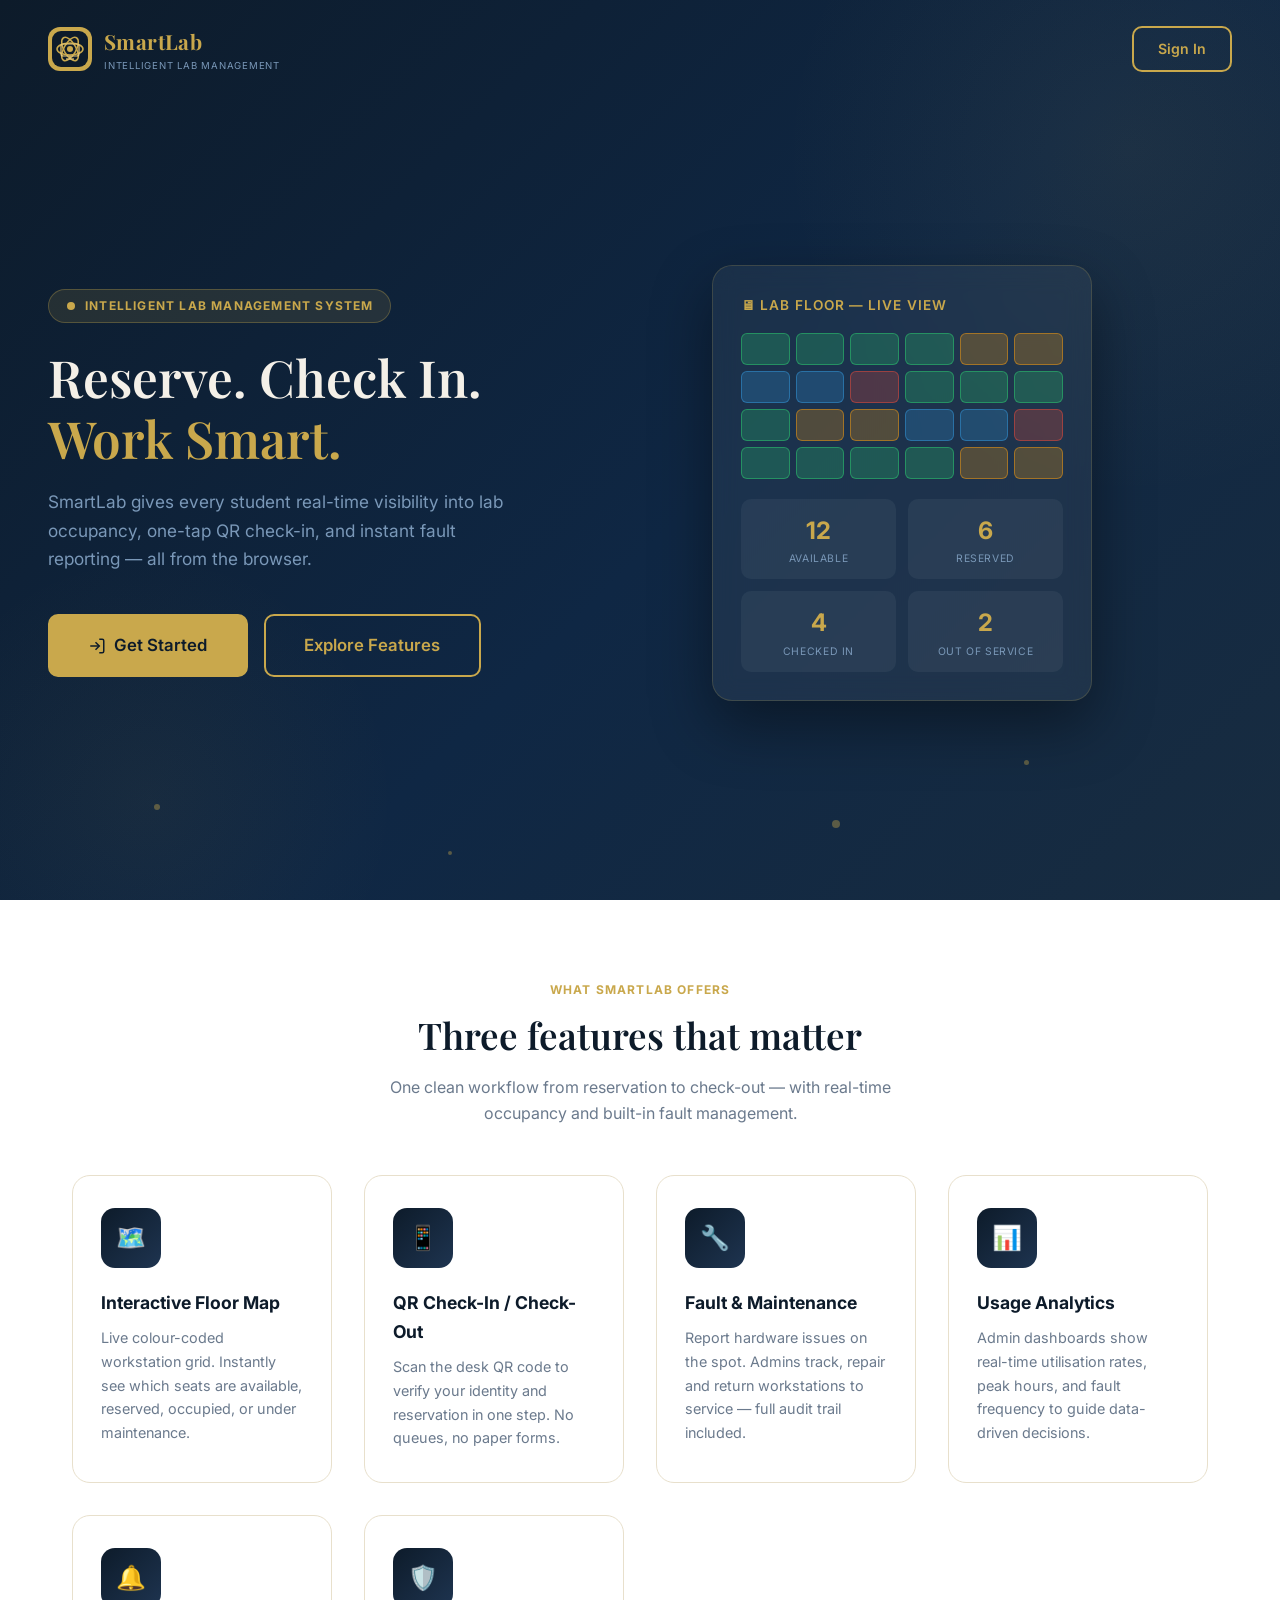
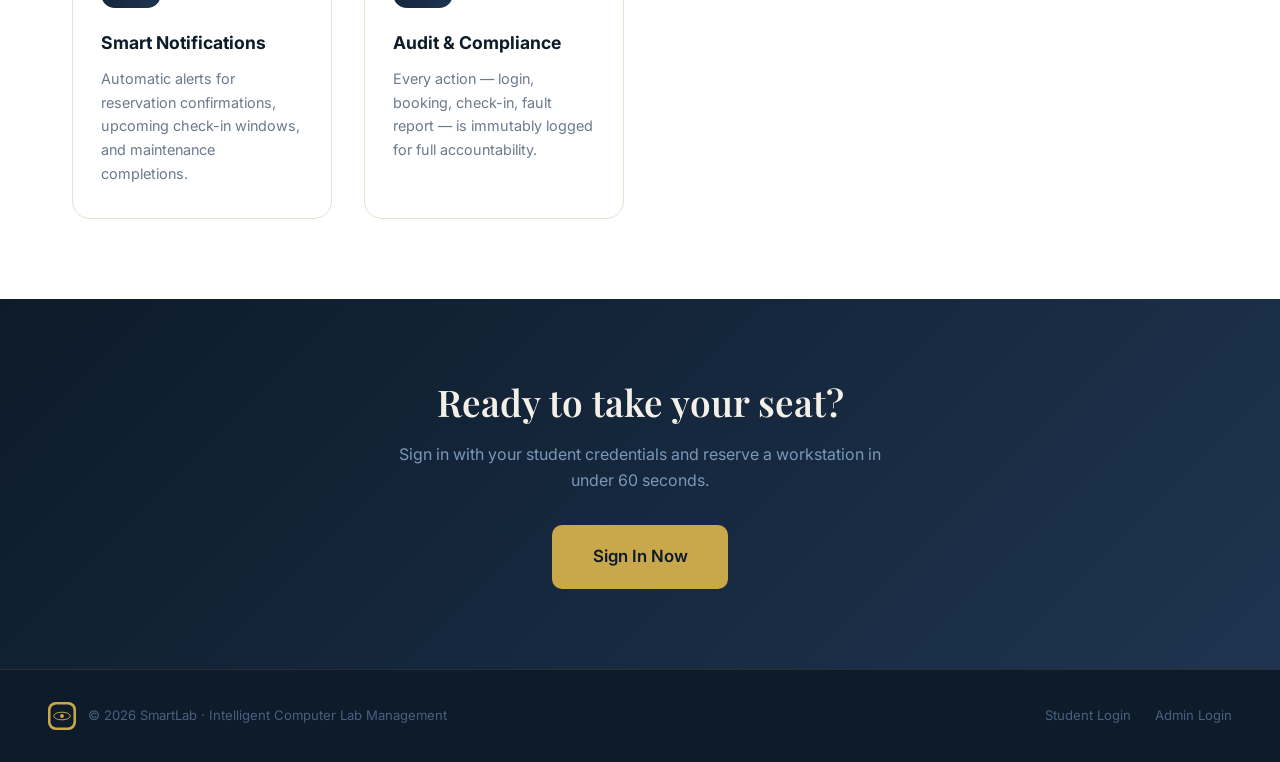
<file: pages/profile.html>
<!DOCTYPE html>
<html lang="en">
<head>
  <meta charset="UTF-8"/>
  <meta name="viewport" content="width=device-width, initial-scale=1.0"/>
  <title>My Profile – SmartLab</title>
  <link rel="stylesheet" href="../css/global.css"/>
  <style>
    .profile-hero {
      background:linear-gradient(135deg,var(--navy),var(--navy-light));
      border-radius:var(--radius-lg); padding:2.5rem;
      display:flex; align-items:center; gap:2rem; margin-bottom:2rem;
      position:relative; overflow:hidden;
    }
    .profile-hero::before {
      content:''; position:absolute; inset:0;
      background:radial-gradient(ellipse at 80% 50%,rgba(201,168,76,0.1),transparent 60%);
    }
    .profile-avatar-lg {
      width:88px; height:88px; border-radius:50%;
      background:linear-gradient(135deg,var(--gold),var(--warning));
      display:flex; align-items:center; justify-content:center;
      font-size:2.2rem; font-weight:700; color:var(--navy);
      border:4px solid rgba(201,168,76,0.3); flex-shrink:0; position:relative; z-index:1;
    }
    .profile-info { position:relative; z-index:1; }
    .profile-info h2 { color:var(--pearl); font-size:1.6rem; margin-bottom:0.3rem; }
    .profile-info p  { color:var(--slate-light); font-size:0.9rem; }
    .profile-role { display:inline-block; background:rgba(201,168,76,0.2); border:1px solid rgba(201,168,76,0.4); border-radius:50px; padding:0.2rem 0.75rem; font-size:0.75rem; font-weight:700; color:var(--gold); letter-spacing:0.06em; text-transform:uppercase; margin-top:0.5rem; }
    .info-row { display:flex; padding:0.9rem 0; border-bottom:1px solid #F0EBE0; gap:1rem; }
    .info-row:last-child { border-bottom:none; }
    .info-label { font-size:0.78rem; font-weight:700; text-transform:uppercase; letter-spacing:0.06em; color:var(--text-muted); min-width:140px; }
    .info-val { font-size:0.9rem; color:var(--text-mid); }
    .session-hist-item { background:#F9F6EE; border-radius:var(--radius); padding:0.75rem 1rem; margin-bottom:0.4rem; font-size:0.85rem; color:var(--text-mid); display:flex; justify-content:space-between; }
  </style>
</head>
<body>
<header class="topbar">
  <a href="../index.html" class="topbar-brand">
    <svg width="36" height="36" viewBox="0 0 44 44" fill="none"><rect width="44" height="44" rx="12" fill="#C9A84C"/><rect x="4" y="4" width="36" height="36" rx="9" fill="#0D1B2A"/><ellipse cx="22" cy="22" rx="13" ry="6" stroke="#C9A84C" stroke-width="1.5" fill="none"/><ellipse cx="22" cy="22" rx="13" ry="6" stroke="#C9A84C" stroke-width="1.5" fill="none" transform="rotate(60 22 22)"/><ellipse cx="22" cy="22" rx="13" ry="6" stroke="#C9A84C" stroke-width="1.5" fill="none" transform="rotate(120 22 22)"/><circle cx="22" cy="22" r="3" fill="#C9A84C"/></svg>
    <div><span class="topbar-brand-name">SmartLab</span><span class="topbar-brand-sub">Student Portal</span></div>
  </a>
  <nav class="topbar-nav">
    <a href="student-dashboard.html">Dashboard</a>
    <a href="floor-map.html">Floor Map</a>
    <a href="reservations.html">Reservations</a>
    <a href="checkin.html">Check-In</a>
    <a href="fault-report.html">Report Fault</a>
  </nav>
  <div class="topbar-actions">
    <div class="user-chip"><div class="user-avatar" id="userAvatar">AJ</div><span id="userName">Student</span></div>
    <button class="btn btn-outline btn-sm" onclick="SmartLab.logout()">Sign Out</button>
  </div>
</header>

<div class="layout">
  <aside class="sidebar">
    <div class="sidebar-section-label">Navigation</div>
    <a href="student-dashboard.html" class="sidebar-link"><svg width="18" height="18" viewBox="0 0 24 24" fill="none" stroke="currentColor" stroke-width="2"><rect x="3" y="3" width="7" height="7"/><rect x="14" y="3" width="7" height="7"/><rect x="14" y="14" width="7" height="7"/><rect x="3" y="14" width="7" height="7"/></svg>Dashboard</a>
    <a href="floor-map.html" class="sidebar-link"><svg width="18" height="18" viewBox="0 0 24 24" fill="none" stroke="currentColor" stroke-width="2"><path d="M3 9l9-7 9 7v11a2 2 0 0 1-2 2H5a2 2 0 0 1-2-2z"/></svg>Floor Map</a>
    <a href="reservations.html" class="sidebar-link"><svg width="18" height="18" viewBox="0 0 24 24" fill="none" stroke="currentColor" stroke-width="2"><rect x="3" y="4" width="18" height="18" rx="2"/></svg>My Reservations</a>
    <a href="checkin.html" class="sidebar-link"><svg width="18" height="18" viewBox="0 0 24 24" fill="none" stroke="currentColor" stroke-width="2"><path d="M12 2L2 7l10 5 10-5-10-5z"/></svg>QR Check-In</a>
    <a href="fault-report.html" class="sidebar-link"><svg width="18" height="18" viewBox="0 0 24 24" fill="none" stroke="currentColor" stroke-width="2"><path d="M10.29 3.86L1.82 18a2 2 0 0 0 1.71 3h16.94a2 2 0 0 0 1.71-3L13.71 3.86a2 2 0 0 0-3.42 0z"/></svg>Report Fault</a>
    <div class="sidebar-section-label" style="margin-top:1rem;">Account</div>
    <a href="profile.html" class="sidebar-link active"><svg width="18" height="18" viewBox="0 0 24 24" fill="none" stroke="currentColor" stroke-width="2"><path d="M20 21v-2a4 4 0 0 0-4-4H8a4 4 0 0 0-4 4v2"/><circle cx="12" cy="7" r="4"/></svg>My Profile</a>
    <a href="#" onclick="SmartLab.logout()" class="sidebar-link" style="color:#C0392B;"><svg width="18" height="18" viewBox="0 0 24 24" fill="none" stroke="currentColor" stroke-width="2"><polyline points="16,17 21,12 16,7"/></svg>Sign Out</a>
  </aside>

  <main class="main-content">
    <div class="page-header">
      <div class="breadcrumb"><a href="../index.html">SmartLab</a> › Profile</div>
    </div>

    <!-- Profile hero -->
    <div class="profile-hero">
      <div class="profile-avatar-lg" id="profileAvatar">AJ</div>
      <div class="profile-info">
        <h2 id="profileName">Alex Johnson</h2>
        <p id="profileEmail">student@smartlab.edu</p>
        <span class="profile-role" id="profileRole">Student</span>
      </div>
    </div>

    <div style="display:grid;grid-template-columns:1fr 1fr;gap:1.5rem;" class="profile-cols">
      <!-- Account Info -->
      <div class="card">
        <div class="card-header"><h4>👤 Account Information</h4></div>
        <div class="card-body" id="accountInfo"></div>
      </div>

      <!-- Activity Summary -->
      <div class="card">
        <div class="card-header"><h4>📊 My Activity Summary</h4></div>
        <div class="card-body" id="activitySummary"></div>
      </div>

      <!-- Check-in history -->
      <div class="card">
        <div class="card-header"><h4>⏱ Check-In History</h4></div>
        <div class="card-body" id="checkinHistory"></div>
      </div>

      <!-- QR code display -->
      <div class="card">
        <div class="card-header"><h4>🪪 Student ID QR Code</h4></div>
        <div class="card-body" style="text-align:center;">
          <p style="font-size:0.85rem;color:var(--text-muted);margin-bottom:1.25rem;">Present this at the lab reception for quick identity verification.</p>
          <div class="qr-box" style="display:inline-flex;">
            <div id="studentQR"></div>
            <div style="font-weight:700;color:var(--navy);" id="studentIdLabel">Student ID</div>
            <p style="font-size:0.78rem;color:var(--text-muted);">This QR encodes your unique student identity</p>
          </div>
        </div>
      </div>
    </div>
  </main>
</div>

<div id="toast-container"></div>
<script src="../js/app.js"></script>
<script>
  window.onload = () => {
    const user = SmartLab.requireAuth('student');
    if (!user) return;
    document.getElementById('userName').textContent = user.name;
    document.getElementById('userAvatar').textContent = user.name.split(' ').map(n=>n[0]).join('');

    // Profile hero
    const initials = user.name.split(' ').map(n=>n[0]).join('');
    document.getElementById('profileAvatar').textContent = initials;
    document.getElementById('profileName').textContent = user.name;
    document.getElementById('profileEmail').textContent = user.email;
    document.getElementById('profileRole').textContent = user.role.charAt(0).toUpperCase()+user.role.slice(1);

    // Account info
    document.getElementById('accountInfo').innerHTML = [
      ['Full Name',    user.name],
      ['Student ID',   user.id],
      ['Email',        user.email],
      ['Department',   user.department||'—'],
      ['Year',         user.year||'—'],
      ['Account Type', user.role],
    ].map(([l,v])=>`
      <div class="info-row">
        <div class="info-label">${l}</div>
        <div class="info-val">${v}</div>
      </div>`).join('');

    // Activity summary
    const myRes    = SmartLab.state.reservations.filter(r=>r.userId===user.id);
    const myCI     = SmartLab.state.checkIns.filter(c=>c.userId===user.id);
    const myFaults = SmartLab.state.faultReports.filter(f=>f.userId===user.id);
    document.getElementById('activitySummary').innerHTML = [
      ['Total Reservations', myRes.length,    '📅'],
      ['Active Reservations', myRes.filter(r=>r.status==='active').length, '✅'],
      ['Check-In Sessions', myCI.length, '💻'],
      ['Fault Reports', myFaults.length, '🔧'],
      ['Open Faults', myFaults.filter(f=>f.status==='open').length, '⚠️'],
    ].map(([l,v,e])=>`
      <div class="info-row">
        <div class="info-label">${e} ${l}</div>
        <div class="info-val" style="font-weight:700;color:var(--navy);">${v}</div>
      </div>`).join('');

    // Check-in history
    const history = myCI.slice(-5).reverse();
    document.getElementById('checkinHistory').innerHTML = history.length
      ? history.map(c=>`
        <div class="session-hist-item">
          <div>
            <div style="font-weight:600;color:var(--navy);">${c.wsId}</div>
            <div style="font-size:0.78rem;color:var(--text-muted);">In: ${formatDate(c.checkinAt)}</div>
            ${c.checkoutAt?`<div style="font-size:0.78rem;color:var(--text-muted);">Out: ${formatDate(c.checkoutAt)}</div>`:'<div style="font-size:0.78rem;color:#27AE60;font-weight:600;">Active Session</div>'}
          </div>
          ${statusBadge(c.checkoutAt?'completed':'checkedin')}
        </div>`).join('')
      : '<p style="color:var(--text-muted);font-size:0.9rem;">No check-in history yet.</p>';

    // Student QR
    const qrSvg = generateQRSVG(user.id+':'+user.email);
    document.getElementById('studentQR').innerHTML = qrSvg;
    document.getElementById('studentIdLabel').textContent = user.id;

    if (window.innerWidth < 768) document.querySelector('.profile-cols').style.gridTemplateColumns='1fr';
  };
</script>
</body>
</html>
</file>
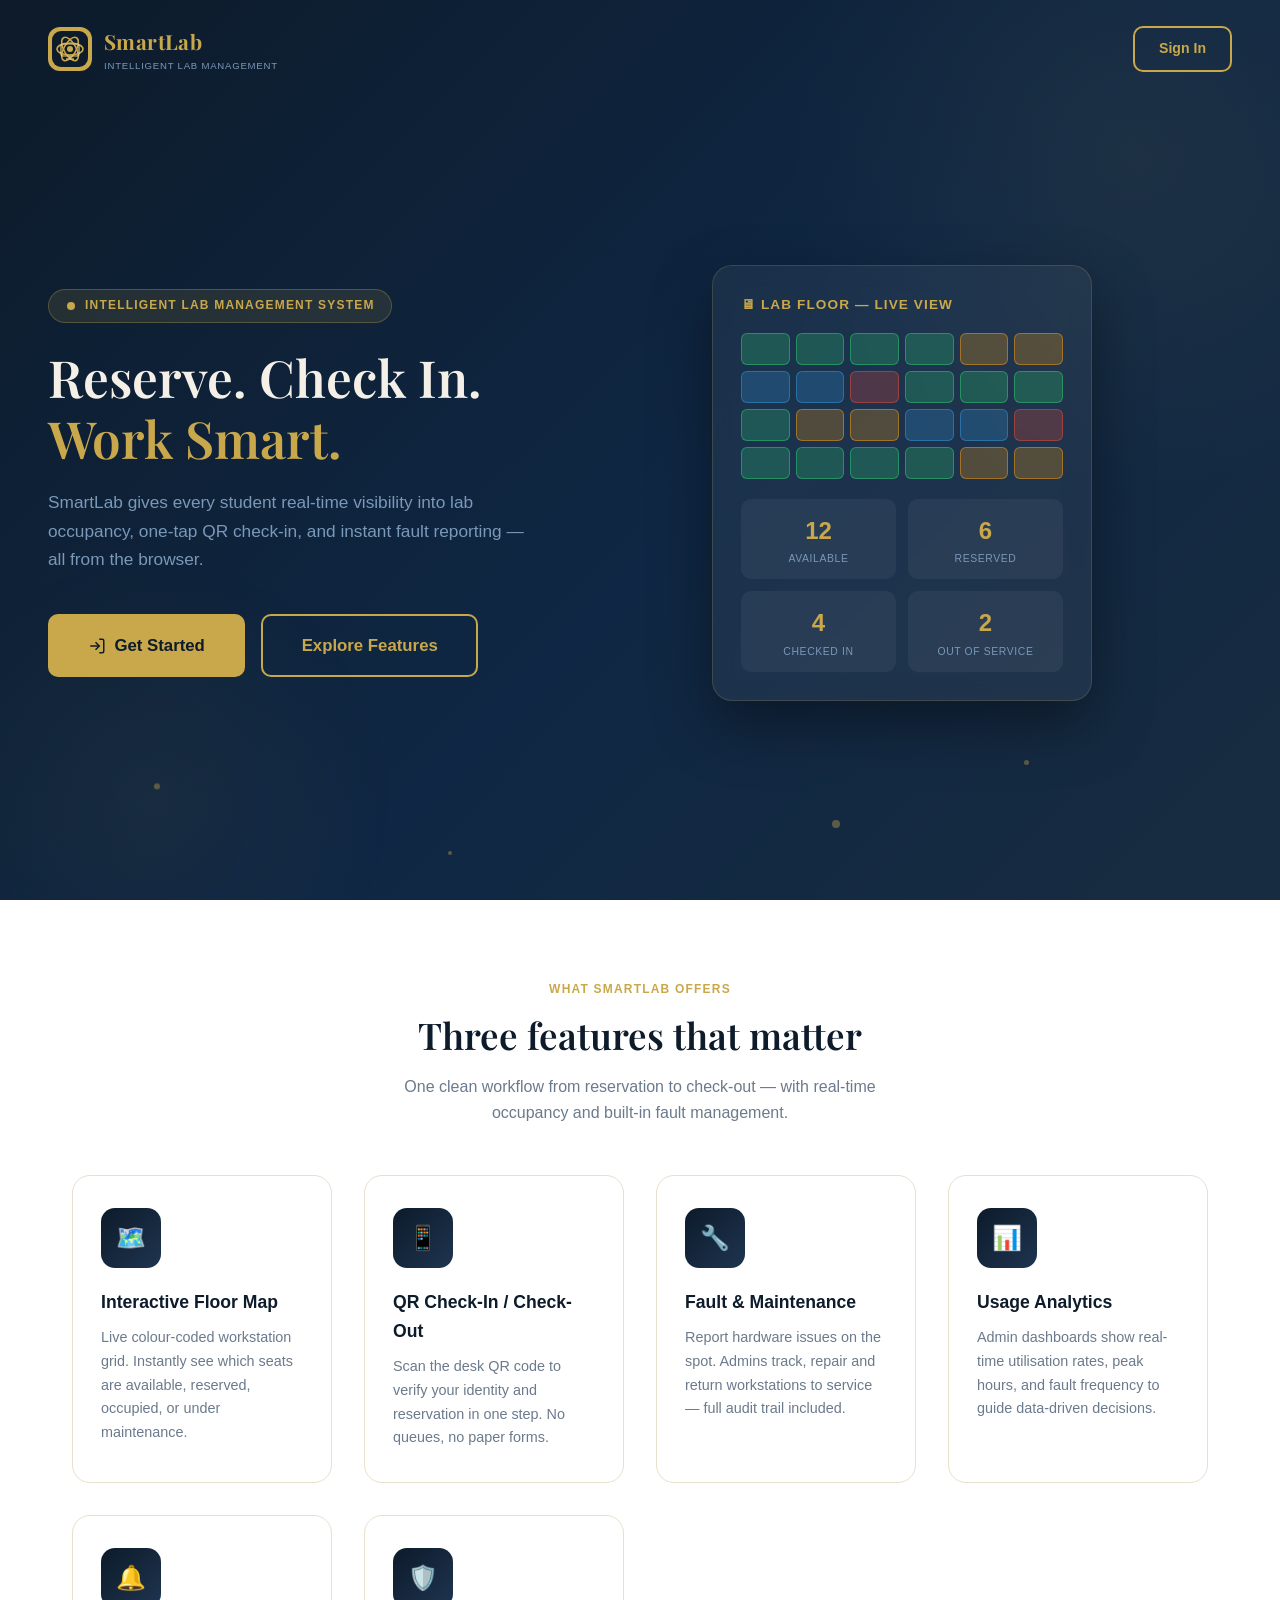
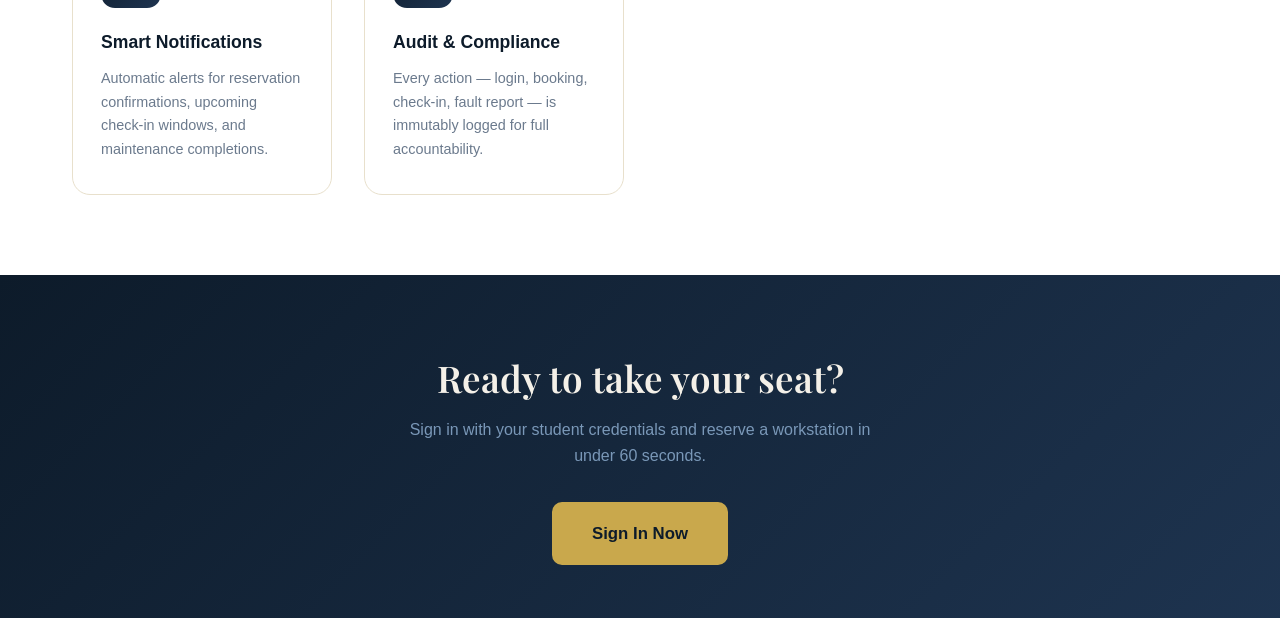
<file: pages/reservations.html>
<!DOCTYPE html>
<html lang="en">
<head>
  <meta charset="UTF-8"/>
  <meta name="viewport" content="width=device-width, initial-scale=1.0"/>
  <title>Reservations – SmartLab</title>
  <link rel="stylesheet" href="../css/global.css"/>
  <style>
    .slots-grid { display:grid; grid-template-columns:repeat(auto-fill,minmax(140px,1fr)); gap:0.75rem; margin-top:0.75rem; }
    .slot-btn {
      padding:0.65rem; border:1.5px solid var(--border); border-radius:var(--radius);
      background:var(--white); font-size:0.82rem; font-weight:600; cursor:pointer;
      transition:all var(--transition); text-align:center; color:var(--text-mid);
    }
    .slot-btn:hover, .slot-btn.selected { border-color:var(--gold); background:var(--gold-pale); color:var(--navy); }
    .slot-btn.taken { opacity:0.4; cursor:not-allowed; border-color:#ddd; }
    .res-card { background:var(--white); border-radius:var(--radius-lg); padding:1.4rem 1.6rem; box-shadow:var(--shadow-sm); margin-bottom:1rem; display:flex; align-items:center; justify-content:space-between; flex-wrap:wrap; gap:1rem; border-left:4px solid var(--gold); }
    .res-card.cancelled { border-left-color:#ccc; opacity:0.65; }
    .res-card.completed { border-left-color:var(--success); }
  </style>
</head>
<body>

<header class="topbar">
  <a href="../index.html" class="topbar-brand">
    <svg width="36" height="36" viewBox="0 0 44 44" fill="none"><rect width="44" height="44" rx="12" fill="#C9A84C"/><rect x="4" y="4" width="36" height="36" rx="9" fill="#0D1B2A"/><ellipse cx="22" cy="22" rx="13" ry="6" stroke="#C9A84C" stroke-width="1.5" fill="none"/><ellipse cx="22" cy="22" rx="13" ry="6" stroke="#C9A84C" stroke-width="1.5" fill="none" transform="rotate(60 22 22)"/><ellipse cx="22" cy="22" rx="13" ry="6" stroke="#C9A84C" stroke-width="1.5" fill="none" transform="rotate(120 22 22)"/><circle cx="22" cy="22" r="3" fill="#C9A84C"/></svg>
    <div><span class="topbar-brand-name">SmartLab</span><span class="topbar-brand-sub">Reservations</span></div>
  </a>
  <nav class="topbar-nav">
    <a href="student-dashboard.html">Dashboard</a>
    <a href="floor-map.html">Floor Map</a>
    <a href="reservations.html" class="active">Reservations</a>
    <a href="checkin.html">Check-In</a>
    <a href="fault-report.html">Report Fault</a>
  </nav>
  <div class="topbar-actions">
    <div class="user-chip"><div class="user-avatar" id="userAvatar">AJ</div><span id="userName">Student</span></div>
    <button class="btn btn-outline btn-sm" onclick="SmartLab.logout()">Sign Out</button>
  </div>
</header>

<div class="layout">
  <aside class="sidebar">
    <div class="sidebar-section-label">Navigation</div>
    <a href="student-dashboard.html" class="sidebar-link"><svg width="18" height="18" viewBox="0 0 24 24" fill="none" stroke="currentColor" stroke-width="2"><rect x="3" y="3" width="7" height="7"/><rect x="14" y="3" width="7" height="7"/><rect x="14" y="14" width="7" height="7"/><rect x="3" y="14" width="7" height="7"/></svg>Dashboard</a>
    <a href="floor-map.html" class="sidebar-link"><svg width="18" height="18" viewBox="0 0 24 24" fill="none" stroke="currentColor" stroke-width="2"><path d="M3 9l9-7 9 7v11a2 2 0 0 1-2 2H5a2 2 0 0 1-2-2z"/></svg>Floor Map</a>
    <a href="reservations.html" class="sidebar-link active"><svg width="18" height="18" viewBox="0 0 24 24" fill="none" stroke="currentColor" stroke-width="2"><rect x="3" y="4" width="18" height="18" rx="2"/><line x1="16" y1="2" x2="16" y2="6"/><line x1="8" y1="2" x2="8" y2="6"/><line x1="3" y1="10" x2="21" y2="10"/></svg>My Reservations</a>
    <a href="checkin.html" class="sidebar-link"><svg width="18" height="18" viewBox="0 0 24 24" fill="none" stroke="currentColor" stroke-width="2"><path d="M12 2L2 7l10 5 10-5-10-5z"/></svg>QR Check-In</a>
    <a href="fault-report.html" class="sidebar-link"><svg width="18" height="18" viewBox="0 0 24 24" fill="none" stroke="currentColor" stroke-width="2"><path d="M10.29 3.86L1.82 18a2 2 0 0 0 1.71 3h16.94a2 2 0 0 0 1.71-3L13.71 3.86a2 2 0 0 0-3.42 0z"/></svg>Report Fault</a>
  </aside>

  <main class="main-content">
    <div class="page-header">
      <div class="breadcrumb"><a href="../index.html">SmartLab</a> › <a href="student-dashboard.html">Dashboard</a> › Reservations</div>
      <h1>📅 Workstation Reservations</h1>
    </div>

    <div style="display:grid;grid-template-columns:1fr 1fr;gap:2rem;align-items:start;" class="res-cols">
      <!-- New Reservation Form -->
      <div class="card">
        <div class="card-header"><h4>➕ New Reservation</h4></div>
        <div class="card-body">
          <form id="newResForm" onsubmit="makeReservation(event)">
            <div class="form-group">
              <label class="form-label">Select Workstation</label>
              <select id="wsSelect" class="form-control" required onchange="loadSlots()">
                <option value="">Choose a workstation…</option>
              </select>
            </div>
            <div class="form-group">
              <label class="form-label">Date</label>
              <input type="date" id="resDate" class="form-control" required onchange="loadSlots()"/>
            </div>
            <div class="form-group">
              <label class="form-label">Time Slot</label>
              <div class="slots-grid" id="slotsGrid">
                <p style="color:var(--text-muted);font-size:0.85rem;grid-column:1/-1;">Select a workstation and date to see available slots.</p>
              </div>
              <input type="hidden" id="selectedSlot"/>
            </div>
            <div id="newResAlert"></div>
            <button type="submit" class="btn btn-primary w-full" style="justify-content:center;">Confirm Reservation</button>
          </form>
        </div>
      </div>

      <!-- My Reservations -->
      <div>
        <div class="tab-nav">
          <button class="tab-btn active" data-tab="tab-active">Active</button>
          <button class="tab-btn" data-tab="tab-history">History</button>
        </div>
        <div id="tab-active" class="tab-pane" id="tab-active"></div>
        <div id="tab-history" class="tab-pane hidden" id="tab-history"></div>
      </div>
    </div>
  </main>
</div>

<div id="toast-container"></div>
<script src="../js/app.js"></script>
<script>
  let user = null, selectedSlotVal = null;
  const ALL_SLOTS = ['08:00–10:00','10:00–12:00','12:00–14:00','14:00–16:00','16:00–18:00','18:00–20:00'];

  window.onload = () => {
    user = SmartLab.requireAuth('student');
    if (!user) return;
    document.getElementById('userName').textContent = user.name;
    document.getElementById('userAvatar').textContent = user.name.split(' ').map(n=>n[0]).join('');
    document.getElementById('resDate').min = new Date().toISOString().split('T')[0];
    document.getElementById('resDate').value = new Date().toISOString().split('T')[0];

    // Populate ws dropdown (available ones)
    const sel = document.getElementById('wsSelect');
    SmartLab.state.workstations.filter(w=>w.status!=='outofsvc').forEach(w=>{
      const opt = document.createElement('option');
      opt.value = w.id; opt.textContent = `${w.id} — ${w.status}`;
      sel.appendChild(opt);
    });

    renderReservations();
    initTabs('.tab-nav');
  };

  function loadSlots() {
    const wsId = document.getElementById('wsSelect').value;
    const date = document.getElementById('resDate').value;
    if (!wsId || !date) return;
    const taken = SmartLab.state.reservations
      .filter(r=>r.wsId===wsId&&r.date===date&&r.status==='active')
      .map(r=>r.slot);
    const grid = document.getElementById('slotsGrid');
    grid.innerHTML = ALL_SLOTS.map(s=>`
      <button type="button" class="slot-btn ${taken.includes(s)?'taken':''}" 
              onclick="${taken.includes(s)?'':'selectSlot(this,\''+s+'\')'}">${s}</button>`).join('');
    selectedSlotVal = null;
    document.getElementById('selectedSlot').value = '';
  }

  function selectSlot(btn, slot) {
    document.querySelectorAll('.slot-btn').forEach(b=>b.classList.remove('selected'));
    btn.classList.add('selected');
    selectedSlotVal = slot;
    document.getElementById('selectedSlot').value = slot;
  }

  function makeReservation(e) {
    e.preventDefault();
    if (!selectedSlotVal) {
      document.getElementById('newResAlert').innerHTML = '<div class="alert alert-warning">Please select a time slot.</div>';
      return;
    }
    const result = SmartLab.createReservation(
      user.id,
      document.getElementById('wsSelect').value,
      document.getElementById('resDate').value,
      selectedSlotVal
    );
    if (result.error) {
      document.getElementById('newResAlert').innerHTML = `<div class="alert alert-danger">${result.error}</div>`;
    } else {
      document.getElementById('newResAlert').innerHTML = '';
      showToast('Reservation confirmed! 🎉', 'success');
      renderReservations();
      loadSlots();
    }
  }

  function renderReservations() {
    const all = SmartLab.state.reservations.filter(r=>r.userId===user.id);
    const active = all.filter(r=>r.status==='active');
    const history = all.filter(r=>r.status!=='active');

    document.getElementById('tab-active').innerHTML = active.length
      ? active.map(r=>`
        <div class="res-card">
          <div>
            <div style="font-weight:700;color:var(--navy);">🖥 ${r.wsId}</div>
            <div style="font-size:0.85rem;color:var(--text-muted);">📅 ${r.date} &nbsp;⏰ ${r.slot}</div>
            <div style="font-size:0.75rem;color:var(--text-muted);margin-top:0.2rem;">ID: ${r.id}</div>
          </div>
          <div style="display:flex;align-items:center;gap:0.75rem;">
            ${statusBadge(r.status)}
            <button class="btn btn-danger btn-sm" onclick="cancelRes('${r.id}')">Cancel</button>
          </div>
        </div>`).join('')
      : '<p style="color:var(--text-muted);font-size:0.9rem;">No active reservations.</p>';

    document.getElementById('tab-history').innerHTML = history.length
      ? history.map(r=>`
        <div class="res-card ${r.status}">
          <div>
            <div style="font-weight:700;color:var(--navy);">🖥 ${r.wsId}</div>
            <div style="font-size:0.85rem;color:var(--text-muted);">📅 ${r.date} &nbsp;⏰ ${r.slot}</div>
          </div>
          ${statusBadge(r.status)}
        </div>`).join('')
      : '<p style="color:var(--text-muted);font-size:0.9rem;">No past reservations.</p>';
  }

  function cancelRes(id) {
    if (!confirm('Cancel this reservation?')) return;
    const result = SmartLab.cancelReservation(id);
    if (result.success) { showToast('Reservation cancelled.', 'success'); renderReservations(); }
    else showToast(result.error, 'error');
  }

  if (window.innerWidth < 768) document.querySelector('.res-cols').style.gridTemplateColumns='1fr';
</script>
</body>
</html>
</file>
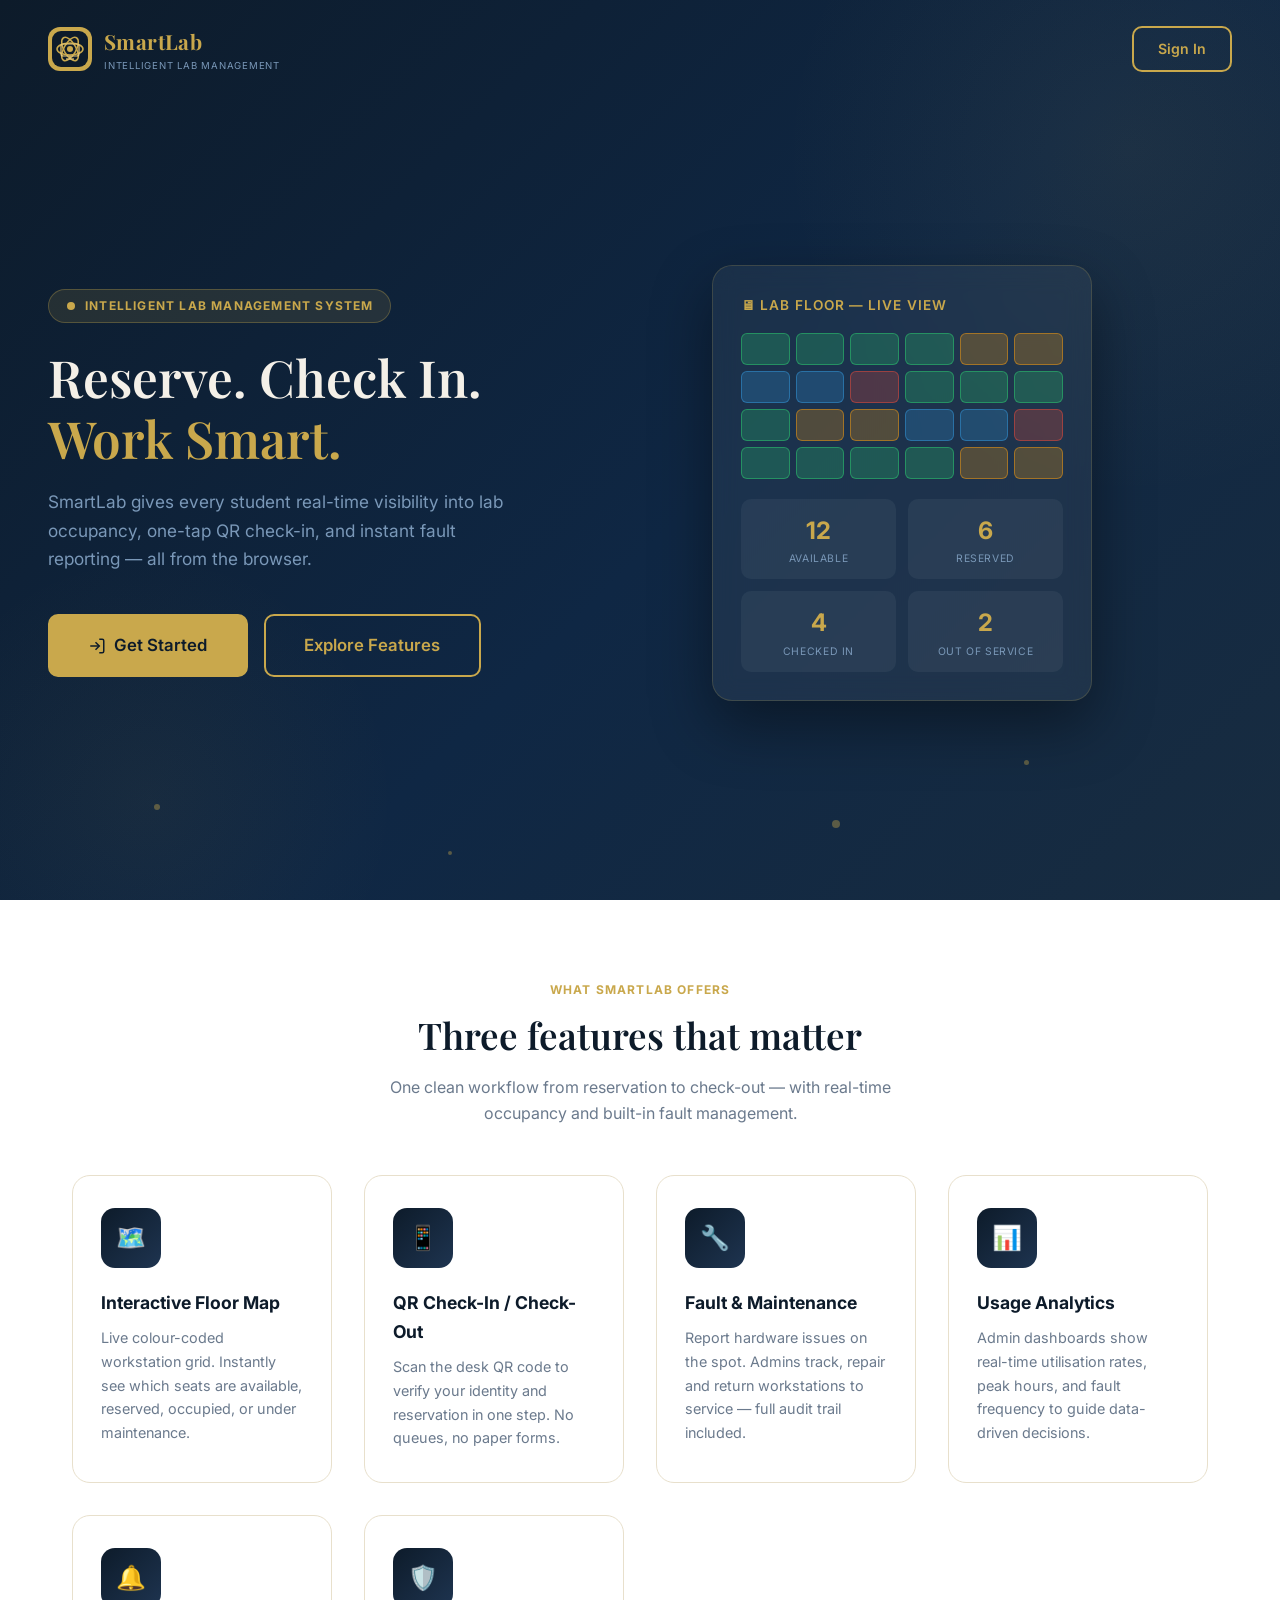
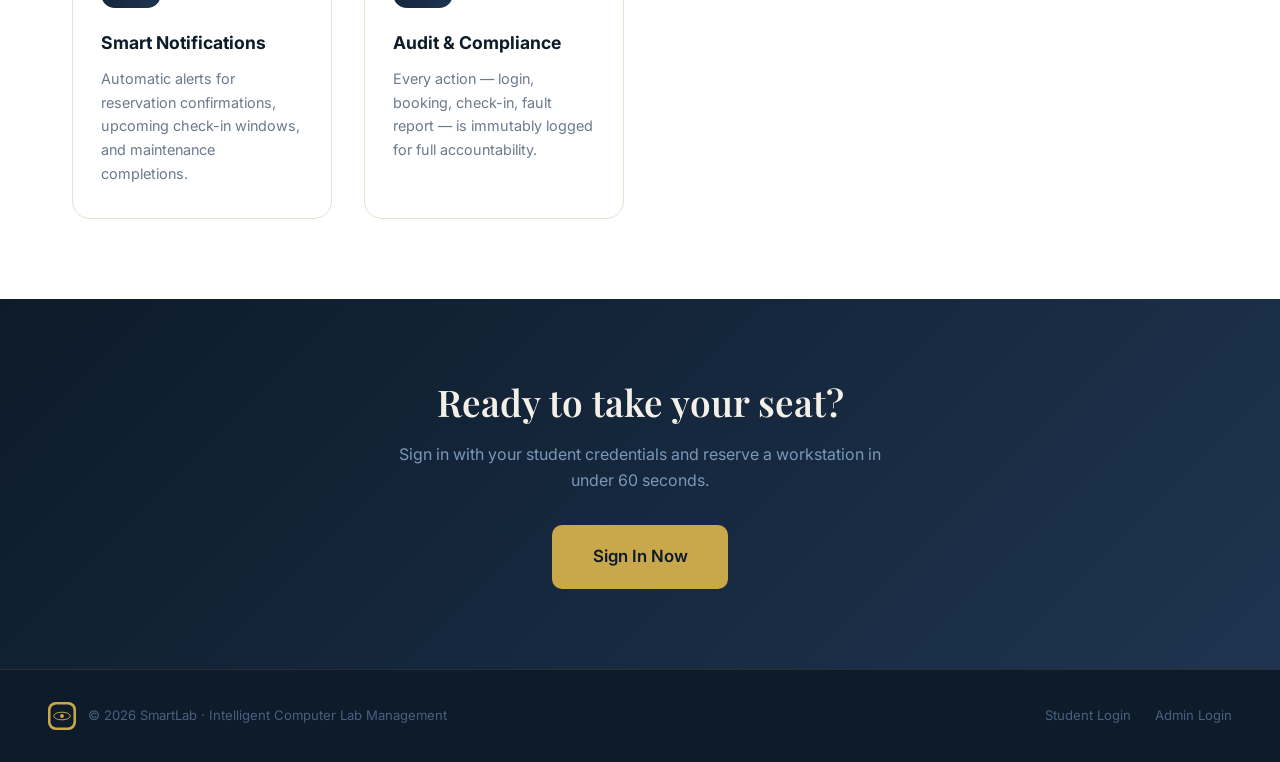
<file: pages/student-dashboard.html>
<!DOCTYPE html>
<html lang="en">
<head>
  <meta charset="UTF-8"/>
  <meta name="viewport" content="width=device-width, initial-scale=1.0"/>
  <title>Student Dashboard – SmartLab</title>
  <link rel="stylesheet" href="../css/global.css"/>
  <style>
    .greeting { font-family:'Playfair Display',serif; font-size:1.6rem; color:var(--navy); }
    .greeting span { color:var(--gold); }
    .quick-actions { display:flex; gap:1rem; flex-wrap:wrap; margin:1.5rem 0; }
    .quick-action-btn {
      display:flex; align-items:center; gap:0.6rem;
      padding:0.75rem 1.4rem; border-radius:var(--radius);
      border:1.5px solid var(--border); background:var(--white);
      cursor:pointer; font-family:'Inter',sans-serif; font-weight:600;
      font-size:0.88rem; color:var(--text-mid);
      transition:all var(--transition); box-shadow:var(--shadow-sm);
      text-decoration:none;
    }
    .quick-action-btn:hover { border-color:var(--gold); color:var(--navy); box-shadow:var(--shadow-md); transform:translateY(-2px); }
    .section-title { font-size:1rem; font-weight:700; color:var(--navy); margin-bottom:1rem; display:flex; align-items:center; gap:0.5rem; }
    .my-reservation {
      background:var(--white); border-radius:var(--radius-lg);
      border-left:4px solid var(--gold); padding:1.25rem 1.5rem;
      display:flex; align-items:center; justify-content:space-between;
      flex-wrap:wrap; gap:1rem; box-shadow:var(--shadow-sm);
      margin-bottom:0.75rem;
    }
    .res-info h4 { font-size:1rem; color:var(--navy); margin-bottom:0.3rem; }
    .res-info p  { font-size:0.85rem; color:var(--text-muted); }
    .notif-item {
      display:flex; align-items:flex-start; gap:0.75rem;
      padding:0.9rem 1rem; border-radius:var(--radius);
      background:var(--white); border:1px solid #E8E0CC;
      margin-bottom:0.5rem; font-size:0.88rem; color:var(--text-mid);
    }
    .notif-dot { width:8px; height:8px; border-radius:50%; background:var(--gold); flex-shrink:0; margin-top:0.35rem; }
    .announce-item { background:var(--white); border-radius:var(--radius); padding:1.1rem 1.25rem; margin-bottom:0.75rem; border:1px solid #E8E0CC; }
    .announce-item h4 { font-size:0.95rem; color:var(--navy); margin-bottom:0.25rem; }
    .announce-item p  { font-size:0.85rem; color:var(--text-muted); }

    /* ---- Clickable stat cards ---- */
    .stat-card-link {
      text-decoration: none;
      cursor: pointer;
      position: relative;
      overflow: hidden;
    }
    .stat-card-link::after {
      content: '';
      position: absolute;
      inset: 0;
      background: rgba(201,168,76,0;
      transition: background var(--transition);
      pointer-events: none;
    }
    .stat-card-link:hover {
      transform: translateY(-6px);
      box-shadow: 0 12px 32px rgba(13,27,42,0.18);
      border-top-color: var(--gold);
    }
    .stat-card-link:hover .stat-value { color: var(--gold); }
    .stat-link-hint {
      font-size: 0.72rem;
      color: var(--gold);
      font-weight: 600;
      margin-top: 0.25rem;
      opacity: 0;
      transform: translateY(4px);
      transition: all var(--transition);
      letter-spacing: 0.03em;
    }
    .stat-card-link:hover .stat-link-hint {
      opacity: 1;
      transform: translateY(0);
    }
  </style>
</head>
<body>

<!-- Topbar -->
<header class="topbar">
  <a href="../index.html" class="topbar-brand">
    <svg width="36" height="36" viewBox="0 0 44 44" fill="none"><rect width="44" height="44" rx="12" fill="#C9A84C"/><rect x="4" y="4" width="36" height="36" rx="9" fill="#0D1B2A"/><ellipse cx="22" cy="22" rx="13" ry="6" stroke="#C9A84C" stroke-width="1.5" fill="none"/><ellipse cx="22" cy="22" rx="13" ry="6" stroke="#C9A84C" stroke-width="1.5" fill="none" transform="rotate(60 22 22)"/><ellipse cx="22" cy="22" rx="13" ry="6" stroke="#C9A84C" stroke-width="1.5" fill="none" transform="rotate(120 22 22)"/><circle cx="22" cy="22" r="3" fill="#C9A84C"/></svg>
    <div><span class="topbar-brand-name">SmartLab</span><span class="topbar-brand-sub">Student Portal</span></div>
  </a>
  <nav class="topbar-nav">
    <a href="student-dashboard.html" class="active">Dashboard</a>
    <a href="floor-map.html">Floor Map</a>
    <a href="reservations.html">Reservations</a>
    <a href="checkin.html">Check-In</a>
    <a href="fault-report.html">Report Fault</a>
  </nav>
  <div class="topbar-actions">
    <button class="notif-btn" id="notifBtn" onclick="openModal('notifModal')" title="Notifications">
      🔔
      <span class="notif-badge" id="notifBadge"></span>
    </button>
    <div class="user-chip">
      <div class="user-avatar" id="userAvatar">AJ</div>
      <span id="userName">Alex Johnson</span>
    </div>
    <button class="btn btn-outline btn-sm" onclick="SmartLab.logout()">Sign Out</button>
  </div>
</header>

<!-- Layout -->
<div class="layout">
  <!-- Sidebar -->
  <aside class="sidebar">
    <div class="sidebar-section-label">Navigation</div>
    <a href="student-dashboard.html" class="sidebar-link active">
      <svg width="18" height="18" viewBox="0 0 24 24" fill="none" stroke="currentColor" stroke-width="2"><rect x="3" y="3" width="7" height="7"/><rect x="14" y="3" width="7" height="7"/><rect x="14" y="14" width="7" height="7"/><rect x="3" y="14" width="7" height="7"/></svg>
      Dashboard
    </a>
    <a href="floor-map.html" class="sidebar-link">
      <svg width="18" height="18" viewBox="0 0 24 24" fill="none" stroke="currentColor" stroke-width="2"><path d="M3 9l9-7 9 7v11a2 2 0 0 1-2 2H5a2 2 0 0 1-2-2z"/><polyline points="9,22 9,12 15,12 15,22"/></svg>
      Floor Map
    </a>
    <a href="reservations.html" class="sidebar-link">
      <svg width="18" height="18" viewBox="0 0 24 24" fill="none" stroke="currentColor" stroke-width="2"><rect x="3" y="4" width="18" height="18" rx="2" ry="2"/><line x1="16" y1="2" x2="16" y2="6"/><line x1="8" y1="2" x2="8" y2="6"/><line x1="3" y1="10" x2="21" y2="10"/></svg>
      My Reservations
    </a>
    <a href="checkin.html" class="sidebar-link">
      <svg width="18" height="18" viewBox="0 0 24 24" fill="none" stroke="currentColor" stroke-width="2"><path d="M12 2L2 7l10 5 10-5-10-5z"/><path d="M2 17l10 5 10-5"/><path d="M2 12l10 5 10-5"/></svg>
      QR Check-In
    </a>
    <a href="fault-report.html" class="sidebar-link">
      <svg width="18" height="18" viewBox="0 0 24 24" fill="none" stroke="currentColor" stroke-width="2"><path d="M10.29 3.86L1.82 18a2 2 0 0 0 1.71 3h16.94a2 2 0 0 0 1.71-3L13.71 3.86a2 2 0 0 0-3.42 0z"/><line x1="12" y1="9" x2="12" y2="13"/><line x1="12" y1="17" x2="12.01" y2="17"/></svg>
      Report Fault
    </a>
    <div class="sidebar-section-label" style="margin-top:1rem;">Account</div>
    <a href="profile.html" class="sidebar-link">
      <svg width="18" height="18" viewBox="0 0 24 24" fill="none" stroke="currentColor" stroke-width="2"><path d="M20 21v-2a4 4 0 0 0-4-4H8a4 4 0 0 0-4 4v2"/><circle cx="12" cy="7" r="4"/></svg>
      My Profile
    </a>
    <a href="#" onclick="SmartLab.logout()" class="sidebar-link" style="color:#C0392B;">
      <svg width="18" height="18" viewBox="0 0 24 24" fill="none" stroke="currentColor" stroke-width="2"><path d="M9 21H5a2 2 0 0 1-2-2V5a2 2 0 0 1 2-2h4"/><polyline points="16,17 21,12 16,7"/><line x1="21" y1="12" x2="9" y2="12"/></svg>
      Sign Out
    </a>
  </aside>

  <!-- Main -->
  <main class="main-content">
    <div class="page-header">
      <div class="breadcrumb"><a href="../index.html">SmartLab</a> › Dashboard</div>
      <div class="greeting">Good <span id="greeting">day</span>, <span id="greetName">Alex</span> 👋</div>
      <p id="greetDate" style="color:var(--text-muted);font-size:0.9rem;"></p>
    </div>

    <!-- Stats -->
    <div class="stats-grid" id="statsGrid"></div>

    <!-- Quick Actions -->
    <div class="quick-actions">
      <a href="floor-map.html" class="quick-action-btn">🗺️ View Floor Map</a>
      <a href="reservations.html" class="quick-action-btn">📅 New Reservation</a>
      <a href="checkin.html" class="quick-action-btn">📱 QR Check-In</a>
      <a href="fault-report.html" class="quick-action-btn">🔧 Report Fault</a>
    </div>

    <div style="display:grid;grid-template-columns:1fr 1fr;gap:1.5rem;align-items:start;" class="dashboard-cols">
      <!-- My Reservations -->
      <div>
        <div class="section-title">📅 My Active Reservations</div>
        <div id="myReservations">
          <div class="skeleton" style="height:80px;margin-bottom:0.75rem;"></div>
          <div class="skeleton" style="height:80px;"></div>
        </div>
        <a href="reservations.html" class="btn btn-outline btn-sm" style="margin-top:0.75rem;">View All →</a>
      </div>

      <!-- Notifications -->
      <div>
        <div class="section-title">🔔 Recent Notifications</div>
        <div id="notifList"></div>
        <div class="section-title" style="margin-top:1.5rem;">📢 Announcements</div>
        <div id="announceList"></div>
      </div>
    </div>
  </main>
</div>

<!-- Notification Modal -->
<div class="modal-overlay" id="notifModal">
  <div class="modal">
    <div class="modal-header">
      <h3>🔔 Notifications</h3>
      <button class="modal-close" onclick="closeModal('notifModal')">✕</button>
    </div>
    <div id="modalNotifList"></div>
    <button class="btn btn-outline btn-sm" onclick="markAllRead()" style="margin-top:1rem;">Mark All Read</button>
  </div>
</div>

<div id="toast-container"></div>
<script src="../js/app.js"></script>
<script>
  const user = SmartLab.requireAuth('student');
  if (user) {
    // Greeting
    const h = new Date().getHours();
    document.getElementById('greeting').textContent = h < 12 ? 'morning' : h < 17 ? 'afternoon' : 'evening';
    document.getElementById('greetName').textContent = user.name.split(' ')[0];
    document.getElementById('greetDate').textContent = new Date().toLocaleDateString('en-GB',{weekday:'long',day:'numeric',month:'long',year:'numeric'});
    document.getElementById('userName').textContent = user.name;
    document.getElementById('userAvatar').textContent = user.name.split(' ').map(n=>n[0]).join('');

    // Stats
    const a = SmartLab.getAnalytics();
    const stats = [
      { label:'Available Seats', value: a.available,
        icon:'🟢', cls:'stat-icon-green', href:'floor-map.html?filter=available',
        tip:'See all available workstations' },
      { label:'My Reservations', value: SmartLab.state.reservations.filter(r=>r.userId===user.id&&r.status==='active').length,
        icon:'📅', cls:'stat-icon-gold',  href:'reservations.html',
        tip:'View & manage your reservations' },
      { label:'Active Check-In', value: SmartLab.state.checkIns.filter(c=>c.userId===user.id&&!c.checkoutAt).length,
        icon:'💻', cls:'stat-icon-navy',  href:'checkin.html',
        tip:'Go to QR check-in / check-out' },
      { label:'Faults Reported', value: SmartLab.state.faultReports.filter(f=>f.userId===user.id).length,
        icon:'🔧', cls:'stat-icon-red',   href:'fault-report.html',
        tip:'View your fault reports' },
    ];
    const sg = document.getElementById('statsGrid');
    stats.forEach(s => {
      const card = document.createElement('a');
      card.href = s.href;
      card.title = s.tip;
      card.className = 'stat-card stat-card-link';
      card.innerHTML = `
        <div class="stat-icon ${s.cls}" style="font-size:1.5rem;width:50px;height:50px;border-radius:12px;display:flex;align-items:center;justify-content:center;">${s.icon}</div>
        <div>
          <div class="stat-value">${s.value}</div>
          <div class="stat-label">${s.label}</div>
          <div class="stat-link-hint">View details →</div>
        </div>`;
      sg.appendChild(card);
    });

    // Reservations
    const myRes = SmartLab.state.reservations.filter(r => r.userId === user.id && r.status === 'active');
    const resContainer = document.getElementById('myReservations');
    resContainer.innerHTML = myRes.length ? myRes.map(r => `
      <div class="my-reservation">
        <div class="res-info">
          <h4>🖥 ${r.wsId}</h4>
          <p>📅 ${r.date} &nbsp;⏰ ${r.slot}</p>
        </div>
        <div style="display:flex;align-items:center;gap:0.75rem;">
          ${statusBadge(r.status)}
          <button class="btn btn-danger btn-sm" onclick="cancelRes('${r.id}')">Cancel</button>
        </div>
      </div>`).join('') : '<p style="color:var(--text-muted);font-size:0.9rem;">No active reservations. <a href="reservations.html">Book a seat →</a></p>';

    // Notifications
    const myNotifs = SmartLab.state.notifications.filter(n => n.userId === user.id);
    const unread = myNotifs.filter(n => !n.read);
    if (unread.length) document.getElementById('notifBadge').style.display = 'block';
    document.getElementById('notifList').innerHTML = myNotifs.slice(0,3).map(n => `
      <div class="notif-item">
        <span class="notif-dot"></span>
        <span>${n.message}</span>
      </div>`).join('') || '<p class="text-muted" style="font-size:0.88rem;">No notifications.</p>';

    document.getElementById('modalNotifList').innerHTML = myNotifs.map(n => `
      <div class="notif-item">
        <span class="notif-dot" style="background:${n.read?'#ccc':'var(--gold)'}"></span>
        <div><div>${n.message}</div><div style="font-size:0.75rem;color:var(--text-muted);margin-top:0.2rem;">${formatDate(n.time)}</div></div>
      </div>`).join('') || '<p class="text-muted">No notifications.</p>';

    // Announcements
    document.getElementById('announceList').innerHTML = SmartLab.state.announcements.slice(0,2).map(a => `
      <div class="announce-item">
        <h4>${a.title}</h4>
        <p>${a.body}</p>
        <p style="font-size:0.75rem;color:var(--text-muted);margin-top:0.4rem;">${a.date} · ${a.author}</p>
      </div>`).join('');
  }

  function cancelRes(id) {
    if (!confirm('Cancel this reservation?')) return;
    const result = SmartLab.cancelReservation(id);
    if (result.success) { showToast('Reservation cancelled.', 'success'); setTimeout(()=>location.reload(),800); }
    else showToast(result.error, 'error');
  }

  function markAllRead() {
    SmartLab.state.notifications.forEach(n => n.read = true);
    document.getElementById('notifBadge').style.display = 'none';
    showToast('All notifications marked as read.', 'success');
    closeModal('notifModal');
  }

  // Responsive columns
  if (window.innerWidth < 768) {
    document.querySelector('.dashboard-cols').style.gridTemplateColumns = '1fr';
  }
</script>
</body>
</html>
</file>
<file: css/global.css>
/* ============================================================
   SmartLab – Global Stylesheet
   Color Palette: Deep Navy / Warm Gold / Slate / Pearl
   ============================================================ */

@import url('https://fonts.googleapis.com/css2?family=Playfair+Display:wght@500;600;700&family=Inter:wght@300;400;500;600;700&display=swap');

/* ---------- CSS Variables ---------- */
:root {
  --navy:        #0D1B2A;
  --navy-mid:    #132236;
  --navy-light:  #1E3450;
  --gold:        #C9A84C;
  --gold-light:  #E8C97A;
  --gold-pale:   #F5E8C0;
  --slate:       #4A6080;
  --slate-light: #7A98B8;
  --pearl:       #F4F0E8;
  --white:       #FFFFFF;
  --danger:      #C0392B;
  --success:     #1A7A4A;
  --warning:     #B8860B;
  --text-dark:   #1A1A2E;
  --text-mid:    #3D4A5C;
  --text-muted:  #6B7A8D;
  --border:      #D6C99A;
  --shadow-sm:   0 2px 8px rgba(13,27,42,0.10);
  --shadow-md:   0 6px 24px rgba(13,27,42,0.15);
  --shadow-lg:   0 16px 48px rgba(13,27,42,0.22);
  --radius:      10px;
  --radius-lg:   18px;
  --transition:  0.28s cubic-bezier(0.4,0,0.2,1);
}

/* ---------- Reset ---------- */
*, *::before, *::after { box-sizing: border-box; margin: 0; padding: 0; }
html { scroll-behavior: smooth; font-size: 16px; }
body {
  font-family: 'Inter', sans-serif;
  background: var(--pearl);
  color: var(--text-dark);
  line-height: 1.65;
  min-height: 100vh;
}

/* ---------- Typography ---------- */
h1,h2,h3,h4,h5,h6 { font-family: 'Playfair Display', serif; font-weight: 600; }
h1 { font-size: clamp(2rem, 4vw, 3.2rem); line-height: 1.18; }
h2 { font-size: clamp(1.5rem, 3vw, 2.3rem); line-height: 1.25; }
h3 { font-size: clamp(1.2rem, 2.5vw, 1.65rem); }
h4 { font-size: 1.15rem; font-family: 'Inter', sans-serif; font-weight: 600; }
p  { color: var(--text-mid); }
a  { color: var(--gold); text-decoration: none; transition: color var(--transition); }
a:hover { color: var(--gold-light); }

/* ---------- Utility ---------- */
.container { max-width: 1240px; margin: 0 auto; padding: 0 24px; }
.sr-only { position: absolute; width: 1px; height: 1px; clip: rect(0,0,0,0); overflow: hidden; }
.text-gold  { color: var(--gold); }
.text-navy  { color: var(--navy); }
.text-muted { color: var(--text-muted); }
.mt-1  { margin-top: 0.5rem; }
.mt-2  { margin-top: 1rem; }
.mt-3  { margin-top: 1.5rem; }
.mb-2  { margin-bottom: 1rem; }
.flex  { display: flex; }
.flex-center { display: flex; align-items: center; justify-content: center; }
.gap-2 { gap: 1rem; }
.w-full { width: 100%; }
.hidden { display: none !important; }

/* ---------- Buttons ---------- */
.btn {
  display: inline-flex; align-items: center; gap: 0.5rem;
  padding: 0.75rem 1.75rem;
  font-family: 'Inter', sans-serif; font-size: 0.925rem; font-weight: 600;
  border: 2px solid transparent; border-radius: var(--radius);
  cursor: pointer; transition: all var(--transition); white-space: nowrap;
}
.btn-primary {
  background: var(--gold); color: var(--navy); border-color: var(--gold);
}
.btn-primary:hover {
  background: var(--gold-light); border-color: var(--gold-light); transform: translateY(-2px);
  box-shadow: 0 6px 20px rgba(201,168,76,0.4);
}
.btn-outline {
  background: transparent; color: var(--gold); border-color: var(--gold);
}
.btn-outline:hover {
  background: var(--gold); color: var(--navy); transform: translateY(-2px);
}
.btn-dark {
  background: var(--navy); color: var(--pearl); border-color: var(--navy);
}
.btn-dark:hover {
  background: var(--navy-light); border-color: var(--navy-light); transform: translateY(-2px);
  box-shadow: var(--shadow-md);
}
.btn-danger {
  background: var(--danger); color: #fff; border-color: var(--danger);
}
.btn-danger:hover { background: #a93226; }
.btn-success {
  background: var(--success); color: #fff; border-color: var(--success);
}
.btn-sm { padding: 0.45rem 1rem; font-size: 0.82rem; }
.btn-lg { padding: 1rem 2.4rem; font-size: 1.05rem; }

/* ---------- Cards ---------- */
.card {
  background: var(--white); border-radius: var(--radius-lg);
  box-shadow: var(--shadow-sm); overflow: hidden;
  transition: transform var(--transition), box-shadow var(--transition);
}
.card:hover { transform: translateY(-4px); box-shadow: var(--shadow-md); }
.card-header {
  background: var(--navy); color: var(--pearl);
  padding: 1.2rem 1.6rem;
  display: flex; align-items: center; gap: 0.75rem;
}
.card-header h3,h4 { font-family: 'Inter', sans-serif; font-size: 1rem; font-weight: 600; color: var(--pearl); }
.card-body { padding: 1.6rem; }
.card-gold .card-header { background: linear-gradient(135deg, var(--gold), var(--warning)); color: var(--navy); }

/* ---------- Forms ---------- */
.form-group { margin-bottom: 1.25rem; }
.form-label {
  display: block; font-size: 0.85rem; font-weight: 600;
  color: var(--text-mid); margin-bottom: 0.4rem; letter-spacing: 0.03em;
  text-transform: uppercase;
}
.form-control {
  width: 100%; padding: 0.75rem 1rem;
  border: 1.5px solid #D0CFC0; border-radius: var(--radius);
  font-family: 'Inter', sans-serif; font-size: 0.95rem; color: var(--text-dark);
  background: #FAFAF8; transition: border var(--transition), box-shadow var(--transition);
  outline: none;
}
.form-control:focus {
  border-color: var(--gold); background: var(--white);
  box-shadow: 0 0 0 3px rgba(201,168,76,0.18);
}
.form-control::placeholder { color: #A0A8B0; }
select.form-control { cursor: pointer; }

/* ---------- Badges ---------- */
.badge {
  display: inline-block; padding: 0.25rem 0.75rem;
  border-radius: 50px; font-size: 0.75rem; font-weight: 700;
  letter-spacing: 0.04em; text-transform: uppercase;
}
.badge-available  { background: #D4EDD9; color: #1A5C2E; }
.badge-reserved   { background: #FDEBC4; color: #7A5000; }
.badge-checkedin  { background: #CCE5FF; color: #004085; }
.badge-outofsvc   { background: #F8D7DA; color: #721C24; }
.badge-gold       { background: var(--gold-pale); color: var(--warning); }

/* ---------- Alerts ---------- */
.alert {
  padding: 1rem 1.25rem; border-radius: var(--radius);
  margin-bottom: 1rem; font-size: 0.9rem; font-weight: 500;
  display: flex; align-items: flex-start; gap: 0.65rem;
}
.alert-success { background: #D4EDD9; color: #145A32; border-left: 4px solid var(--success); }
.alert-danger  { background: #F8D7DA; color: #721C24; border-left: 4px solid var(--danger); }
.alert-info    { background: #D6EAF8; color: #154360; border-left: 4px solid #2980B9; }
.alert-warning { background: #FDEBC4; color: #7D6608; border-left: 4px solid var(--gold); }

/* ---------- Tables ---------- */
.table-wrapper { overflow-x: auto; border-radius: var(--radius); }
table { width: 100%; border-collapse: collapse; font-size: 0.9rem; }
thead th {
  background: var(--navy); color: var(--gold);
  padding: 0.9rem 1.1rem; text-align: left;
  font-size: 0.78rem; font-weight: 700; letter-spacing: 0.06em; text-transform: uppercase;
}
tbody tr { border-bottom: 1px solid #EDE9DF; transition: background var(--transition); }
tbody tr:hover { background: #F9F6EE; }
tbody td { padding: 0.9rem 1.1rem; color: var(--text-mid); vertical-align: middle; }

/* ---------- Modal ---------- */
.modal-overlay {
  position: fixed; inset: 0; background: rgba(13,27,42,0.72);
  backdrop-filter: blur(4px); z-index: 1000;
  display: flex; align-items: center; justify-content: center; padding: 1rem;
  opacity: 0; visibility: hidden; transition: all var(--transition);
}
.modal-overlay.active { opacity: 1; visibility: visible; }
.modal {
  background: var(--white); border-radius: var(--radius-lg);
  max-width: 540px; width: 100%; padding: 2.4rem;
  box-shadow: var(--shadow-lg);
  transform: scale(0.94) translateY(12px);
  transition: transform var(--transition);
}
.modal-overlay.active .modal { transform: scale(1) translateY(0); }
.modal-header { display: flex; align-items: center; justify-content: space-between; margin-bottom: 1.5rem; }
.modal-header h3 { font-size: 1.3rem; }
.modal-close {
  background: none; border: none; cursor: pointer; font-size: 1.5rem;
  color: var(--text-muted); transition: color var(--transition); line-height: 1;
}
.modal-close:hover { color: var(--danger); }

/* ---------- Topbar / Nav ---------- */
.topbar {
  background: var(--navy);
  border-bottom: 1px solid rgba(201,168,76,0.25);
  padding: 0 24px;
  height: 68px;
  display: flex; align-items: center; justify-content: space-between;
  position: sticky; top: 0; z-index: 900;
  box-shadow: 0 2px 16px rgba(13,27,42,0.3);
}
.topbar-brand {
  display: flex; align-items: center; gap: 0.75rem;
  text-decoration: none;
}
.topbar-brand svg { flex-shrink: 0; }
.topbar-brand-name {
  font-family: 'Playfair Display', serif;
  font-size: 1.45rem; font-weight: 700;
  color: var(--gold); letter-spacing: 0.02em;
}
.topbar-brand-sub {
  font-size: 0.65rem; font-weight: 500;
  color: var(--slate-light); letter-spacing: 0.08em;
  text-transform: uppercase; display: block;
}
.topbar-nav { display: flex; align-items: center; gap: 0.3rem; }
.topbar-nav a {
  padding: 0.5rem 1rem; border-radius: var(--radius);
  font-size: 0.88rem; font-weight: 500;
  color: var(--slate-light); transition: all var(--transition);
}
.topbar-nav a:hover, .topbar-nav a.active {
  background: rgba(201,168,76,0.12); color: var(--gold);
}
.topbar-actions { display: flex; align-items: center; gap: 0.75rem; }
.user-chip {
  display: flex; align-items: center; gap: 0.6rem;
  padding: 0.4rem 1rem 0.4rem 0.4rem;
  background: rgba(255,255,255,0.07); border-radius: 50px;
  color: var(--pearl); font-size: 0.85rem; font-weight: 500;
}
.user-avatar {
  width: 32px; height: 32px; border-radius: 50%;
  background: linear-gradient(135deg, var(--gold), var(--warning));
  display: flex; align-items: center; justify-content: center;
  font-weight: 700; font-size: 0.8rem; color: var(--navy);
}

/* ---------- Sidebar ---------- */
.layout { display: flex; min-height: calc(100vh - 68px); }
.sidebar {
  width: 260px; flex-shrink: 0;
  background: var(--navy-mid);
  border-right: 1px solid rgba(201,168,76,0.12);
  padding: 1.5rem 1rem;
  display: flex; flex-direction: column;
  position: sticky; top: 68px; height: calc(100vh - 68px);
  overflow-y: auto;
}
.sidebar-section-label {
  font-size: 0.65rem; font-weight: 700; letter-spacing: 0.1em;
  text-transform: uppercase; color: var(--slate);
  padding: 0.5rem 0.75rem; margin: 0.5rem 0 0.25rem;
}
.sidebar-link {
  display: flex; align-items: center; gap: 0.75rem;
  padding: 0.65rem 0.9rem; border-radius: var(--radius);
  color: var(--slate-light); font-size: 0.88rem; font-weight: 500;
  text-decoration: none; transition: all var(--transition);
  margin-bottom: 2px;
}
.sidebar-link:hover { background: rgba(201,168,76,0.1); color: var(--gold); }
.sidebar-link.active {
  background: rgba(201,168,76,0.18); color: var(--gold);
  border-left: 3px solid var(--gold);
}
.sidebar-link svg { flex-shrink: 0; opacity: 0.8; }
.sidebar-link.active svg { opacity: 1; }
.main-content { flex: 1; padding: 2.5rem; overflow-x: hidden; }
.page-header { margin-bottom: 2rem; padding-bottom: 1.25rem; border-bottom: 1px solid #E8E0CC; }
.page-header h1 { font-size: 1.8rem; }
.breadcrumb { font-size: 0.8rem; color: var(--text-muted); margin-bottom: 0.4rem; }
.breadcrumb a { color: var(--gold); }

/* ---------- Stats Grid ---------- */
.stats-grid { display: grid; grid-template-columns: repeat(auto-fit, minmax(200px, 1fr)); gap: 1.25rem; margin-bottom: 2rem; }
.stat-card {
  background: var(--white); border-radius: var(--radius-lg);
  padding: 1.5rem 1.75rem;
  display: flex; align-items: center; gap: 1.1rem;
  box-shadow: var(--shadow-sm);
  border-top: 3px solid var(--gold);
  transition: transform var(--transition), box-shadow var(--transition);
}
.stat-card:hover { transform: translateY(-3px); box-shadow: var(--shadow-md); }
.stat-icon {
  width: 50px; height: 50px; border-radius: 12px;
  display: flex; align-items: center; justify-content: center;
  flex-shrink: 0;
}
.stat-icon-navy { background: rgba(13,27,42,0.08); }
.stat-icon-gold  { background: rgba(201,168,76,0.12); }
.stat-icon-green { background: rgba(26,122,74,0.1); }
.stat-icon-red   { background: rgba(192,57,43,0.1); }
.stat-value { font-size: 2rem; font-weight: 700; color: var(--navy); font-family: 'Playfair Display', serif; }
.stat-label { font-size: 0.8rem; color: var(--text-muted); font-weight: 500; }

/* ---------- Floor Map ---------- */
.floor-map-container {
  background: var(--white); border-radius: var(--radius-lg);
  padding: 1.5rem; box-shadow: var(--shadow-sm);
}
.floor-map-legend {
  display: flex; flex-wrap: wrap; gap: 1rem; margin-bottom: 1.25rem;
  padding-bottom: 1rem; border-bottom: 1px solid #EDE9DF;
}
.legend-item { display: flex; align-items: center; gap: 0.5rem; font-size: 0.82rem; color: var(--text-mid); }
.legend-dot { width: 14px; height: 14px; border-radius: 50%; flex-shrink: 0; }
.legend-available  { background: #2ECC71; }
.legend-reserved   { background: #F39C12; }
.legend-checkedin  { background: #3498DB; }
.legend-outofsvc   { background: #E74C3C; }
.workstation-grid {
  display: grid;
  grid-template-columns: repeat(auto-fill, minmax(100px, 1fr));
  gap: 1rem;
}
.workstation-cell {
  border-radius: var(--radius); padding: 1rem 0.5rem;
  display: flex; flex-direction: column; align-items: center; gap: 0.4rem;
  cursor: pointer; transition: all var(--transition);
  font-size: 0.78rem; font-weight: 600;
  border: 2px solid transparent; text-align: center;
}
.workstation-cell:hover { transform: scale(1.06); box-shadow: var(--shadow-md); }
.ws-available  { background: #E8F8F0; border-color: #2ECC71; color: #1A5C2E; }
.ws-reserved   { background: #FEF9E7; border-color: #F39C12; color: #7A5000; }
.ws-checkedin  { background: #EBF5FB; border-color: #3498DB; color: #1A4A7A; }
.ws-outofsvc   { background: #FDEDEC; border-color: #E74C3C; color: #721C24; }
.ws-icon { font-size: 1.5rem; }

/* ---------- QR code display ---------- */
.qr-box {
  background: var(--white); border: 2px solid var(--gold);
  border-radius: var(--radius-lg); padding: 1.5rem;
  display: flex; flex-direction: column; align-items: center;
  gap: 0.75rem; text-align: center;
  box-shadow: var(--shadow-md);
}
.qr-code-svg { width: 160px; height: 160px; }

/* ---------- Notification Bell ---------- */
.notif-btn {
  position: relative; background: rgba(255,255,255,0.08);
  border: 1px solid rgba(201,168,76,0.25); border-radius: 50%;
  width: 38px; height: 38px; cursor: pointer;
  display: flex; align-items: center; justify-content: center;
  color: var(--slate-light); transition: all var(--transition);
}
.notif-btn:hover { background: rgba(201,168,76,0.15); color: var(--gold); }
.notif-badge {
  position: absolute; top: 2px; right: 2px;
  width: 10px; height: 10px; border-radius: 50%;
  background: #E74C3C; border: 1.5px solid var(--navy);
}

/* ---------- Login Page ---------- */
.login-page {
  min-height: 100vh;
  background: linear-gradient(135deg, var(--navy) 0%, var(--navy-light) 50%, #0F2744 100%);
  display: flex; align-items: center; justify-content: center;
  padding: 2rem;
  position: relative; overflow: hidden;
}
.login-page::before {
  content: '';
  position: absolute; inset: 0;
  background: radial-gradient(ellipse at 20% 50%, rgba(201,168,76,0.08) 0%, transparent 60%),
              radial-gradient(ellipse at 80% 20%, rgba(201,168,76,0.05) 0%, transparent 50%);
}
.login-card {
  background: var(--white); border-radius: 24px;
  box-shadow: 0 32px 80px rgba(13,27,42,0.5);
  padding: 3.5rem 3rem; max-width: 460px; width: 100%;
  position: relative; z-index: 1;
}
.login-logo { text-align: center; margin-bottom: 2rem; }
.login-divider {
  display: flex; align-items: center; gap: 1rem; margin: 1.5rem 0;
}
.login-divider::before, .login-divider::after {
  content: ''; flex: 1; height: 1px; background: #E0D8C4;
}
.login-divider span { font-size: 0.8rem; color: var(--text-muted); font-weight: 500; }

/* ---------- Toast ---------- */
#toast-container {
  position: fixed; bottom: 2rem; right: 2rem;
  z-index: 9999; display: flex; flex-direction: column; gap: 0.75rem;
}
.toast {
  background: var(--navy); color: var(--pearl);
  padding: 1rem 1.5rem; border-radius: var(--radius);
  box-shadow: var(--shadow-lg);
  display: flex; align-items: center; gap: 0.75rem;
  min-width: 280px; max-width: 380px;
  border-left: 4px solid var(--gold);
  animation: slideInRight 0.3s ease-out;
  font-size: 0.9rem;
}
.toast.success { border-left-color: var(--success); }
.toast.error   { border-left-color: var(--danger); }
.toast.info    { border-left-color: #2980B9; }
@keyframes slideInRight {
  from { transform: translateX(100%); opacity: 0; }
  to   { transform: translateX(0);    opacity: 1; }
}

/* ---------- Tabs ---------- */
.tab-nav {
  display: flex; border-bottom: 2px solid #E8E0CC;
  margin-bottom: 1.5rem; gap: 0.5rem;
}
.tab-btn {
  padding: 0.65rem 1.4rem; border: none; background: none;
  font-family: 'Inter', sans-serif; font-size: 0.88rem; font-weight: 600;
  color: var(--text-muted); cursor: pointer;
  border-bottom: 2px solid transparent; margin-bottom: -2px;
  transition: all var(--transition);
}
.tab-btn:hover { color: var(--gold); }
.tab-btn.active { color: var(--gold); border-bottom-color: var(--gold); }

/* ---------- Progress / Loading ---------- */
.skeleton {
  background: linear-gradient(90deg, #EDE9DF 25%, #F5F2EA 50%, #EDE9DF 75%);
  background-size: 200% 100%; border-radius: var(--radius);
  animation: shimmer 1.5s infinite;
}
@keyframes shimmer { 0% { background-position: 200% 0; } 100% { background-position: -200% 0; } }

/* ---------- Responsive ---------- */
@media (max-width: 1024px) {
  .sidebar { width: 220px; }
}
@media (max-width: 768px) {
  .layout { flex-direction: column; }
  .sidebar { width: 100%; height: auto; position: static; flex-direction: row; flex-wrap: wrap; padding: 0.75rem; }
  .sidebar-section-label { display: none; }
  .sidebar-link { padding: 0.5rem 0.75rem; }
  .main-content { padding: 1.25rem; }
  .topbar-nav { display: none; }
  .stats-grid { grid-template-columns: 1fr 1fr; }
  .login-card { padding: 2.5rem 1.5rem; }
}
@media (max-width: 480px) {
  .stats-grid { grid-template-columns: 1fr; }
  .workstation-grid { grid-template-columns: repeat(3, 1fr); }
}
</file>
